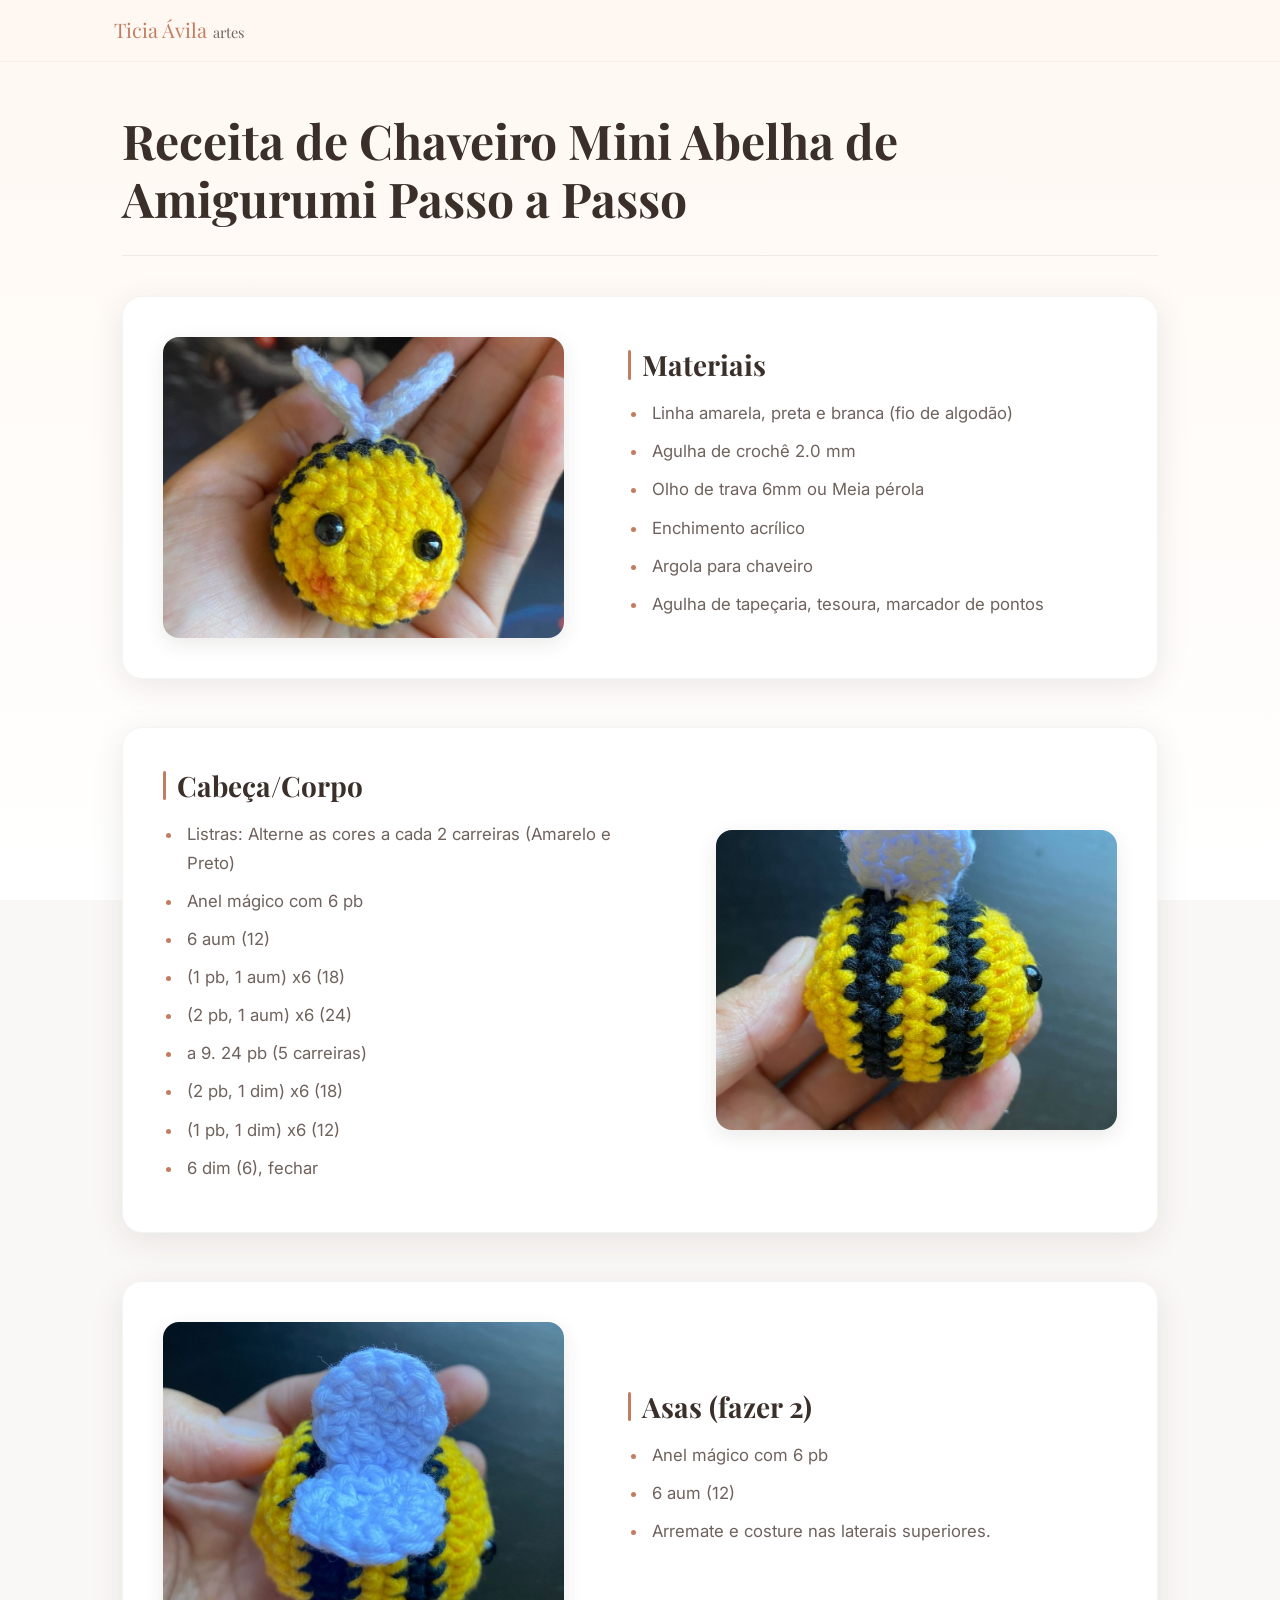
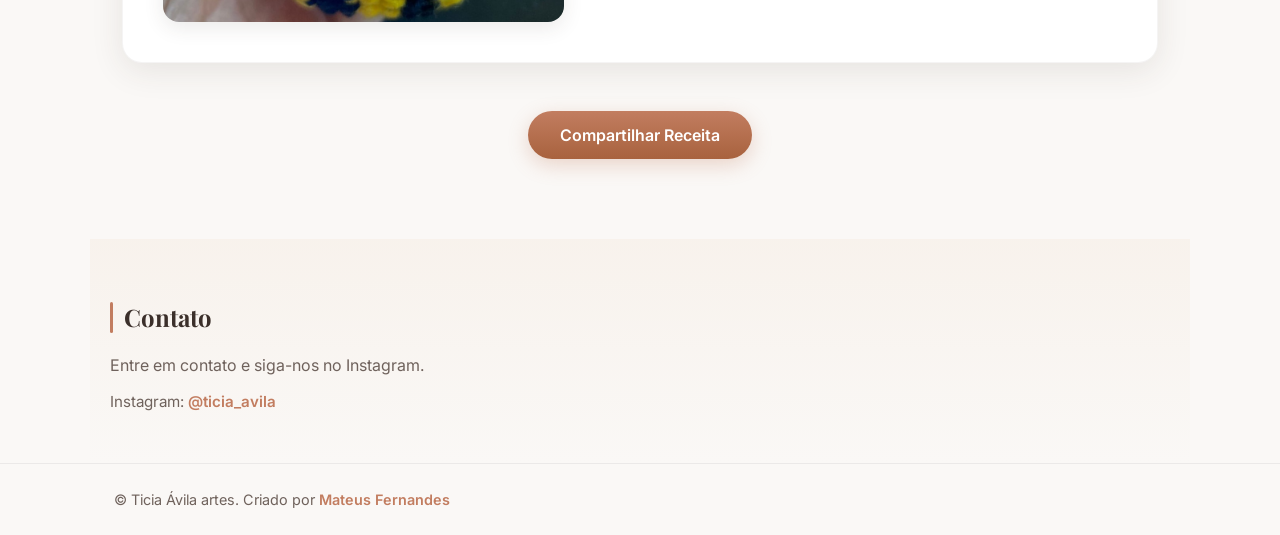
<file: Receita/Abelha/receita.html>
<!DOCTYPE html>
<html lang="pt-BR">
<head>
  <meta charset="UTF-8" />
  <meta name="viewport" content="width=device-width, initial-scale=1.0" />

  <title>Receita de Chaveiro Mini Abelha de Amigurumi Grátis | Ticia Ávila</title>
  <meta name="description" content="Aprenda como fazer um Chaveiro Mini Abelha de Amigurumi passo a passo. Padrão de crochê gratuito, rápido e fácil, perfeito para iniciantes e lembrancinhas." />

  <link rel="preconnect" href="https://fonts.googleapis.com">
  <link rel="preconnect" href="https://fonts.gstatic.com" crossorigin>
  <link href="https://fonts.googleapis.com/css2?family=Playfair+Display:wght@500;700&family=Inter:wght@400;500;600&display=swap" rel="stylesheet">

  <link rel="stylesheet" href="../../style.css" />
  <link rel="stylesheet" href="../receita.css" />

  <script type="application/ld+json">
  {
    "@context": "https://schema.org",
    "@type": "Recipe",
    "name": "Receita de Chaveiro Mini Abelha de Amigurumi",
    "image": [
      "imagem (01).jpeg"
    ],
    "author": {
      "@type": "Person",
      "name": "Ticia Ávila"
    },
    "datePublished": "2026-06-10",
    "description": "Aprenda como fazer um Chaveiro Mini Abelha de Amigurumi passo a passo. Padrão de crochê gratuito, rápido e fácil, perfeito para iniciantes e lembrancinhas.",
    "recipeIngredient": [
      "Linha amarela, preta e branca (fio de algodão)",
      "Agulha de crochê 2.0 mm",
      "Olho de trava 6mm ou Meia pérola",
      "Enchimento acrílico",
      "Argola para chaveiro",
      "Agulha de tapeçaria",
      "Tesoura",
      "Marcador de pontos"
    ],
    "recipeInstructions": [
      {
        "@type": "HowToStep",
        "name": "Cabeça e Corpo da Abelha",
        "text": "Iniciar com anel mágico de 6pb usando as cores Amarelo e Preto, alternando o fio a cada 2 carreiras para formar as listras. Fazer aumentos até 24pb, tecer 5 carreiras retas e reduzir com diminuições até fechar a peça."
      },
      {
        "@type": "HowToStep",
        "name": "Asas da Abelha",
        "text": "Tecer duas unidades com a linha branca iniciando com anel mágico de 6pb, seguido por 6 aumentos (totalizando 12 pontos). Arrematar e costurar firmemente nas laterais superiores do corpo."
      }
    ]
  }
  </script>
</head>

<body>

<header class="site-header">
  <div class="container header-inner">
    <a href="../../index.html" class="logo">
      Ticia Ávila<span class="logo-sub"> artes</span>
    </a>
  </div>
</header>

<main class="recipe-layout">

  <section id="topo">
    <h1 class="recipe-title">
      Receita de Chaveiro Mini Abelha de Amigurumi Passo a Passo
    </h1>
  </section>

  <section class="recipe-block">

    <div class="block-media">
      <img src="imagem (01).jpeg" alt="Materiais necessários para fazer a abelha de amigurumi">
    </div>

    <div class="block-text">
      <h2 class="TituloReceita">Materiais</h2>
      <ul class="ListaRecipe">
          <li>Linha amarela, preta e branca (fio de algodão)</li>
          <li>Agulha de crochê 2.0 mm</li>
          <li>⁠Olho de trava 6mm ou Meia pérola </li>
          <li>Enchimento acrílico</li>
          <li>Argola para chaveiro</li>
          <li>Agulha de tapeçaria, tesoura, marcador de pontos</li>
      </ul>
    </div>

  </section>

  <section class="recipe-block reverse">

    <div class="block-media">
      <img src="imagem(02).jpeg" alt="Passo a passo tecendo o corpo listrado da abelha de crochê">
    </div>

    <div class="block-text">
      <h2 class="TituloReceita">Cabeça/Corpo</h2>
      <ul class="ListaRecipe">
        <li>Listras: Alterne as cores a cada 2 carreiras (Amarelo e Preto)</li>
        <li>Anel mágico com 6 pb</li>
        <li>6 aum (12)</li>
        <li>(1 pb, 1 aum) x6 (18)</li>
        <li>(2 pb, 1 aum) x6 (24)</li>
        <li>a 9. 24 pb (5 carreiras)</li>
        <li>(2 pb, 1 dim) x6 (18)</li>
        <li>(1 pb, 1 dim) x6 (12)</li>
        <li>6 dim (6), fechar</li>
      </ul>
    </div>

  </section>

  <section class="recipe-block">

    <div class="block-media">
      <img src="imagem(03).jpeg" alt="Como fazer e costurar as asas brancas da abelha de amigurumi">
    </div>

    <div class="block-text">
      <h2 class="TituloReceita">Asas (fazer 2)</h2>
      <ul class="ListaRecipe">
        <li>Anel mágico com 6 pb</li>
        <li>6 aum (12)</li>
        <li>Arremate e costure nas laterais superiores.</li>
      </ul>
    </div>

  </section>

  <div class="recipe-actions">
    <button id="btnShare">Compartilhar Receita</button>
  </div>

</main>

<section id="contato" class="contato container">
  <h2>Contato</h2>
  <p>Entre em contato e siga-nos no Instagram.</p>
  <ul class="contact-list">
    <li>Instagram: <a href="https://www.instagram.com/ticia_avila/" target="_blank" rel="noopener">@ticia_avila</a></li>
  </ul>
</section>

<footer class="site-footer">
  <div class="container footer-inner">
    <p>© <span id="year"></span> Ticia Ávila artes. Criado por <a href="https://www.instagram.com/mateus_moura_tt/" target="_blank">Mateus Fernandes</a></p>
  </div>
</footer>

</body>
</html>
</file>
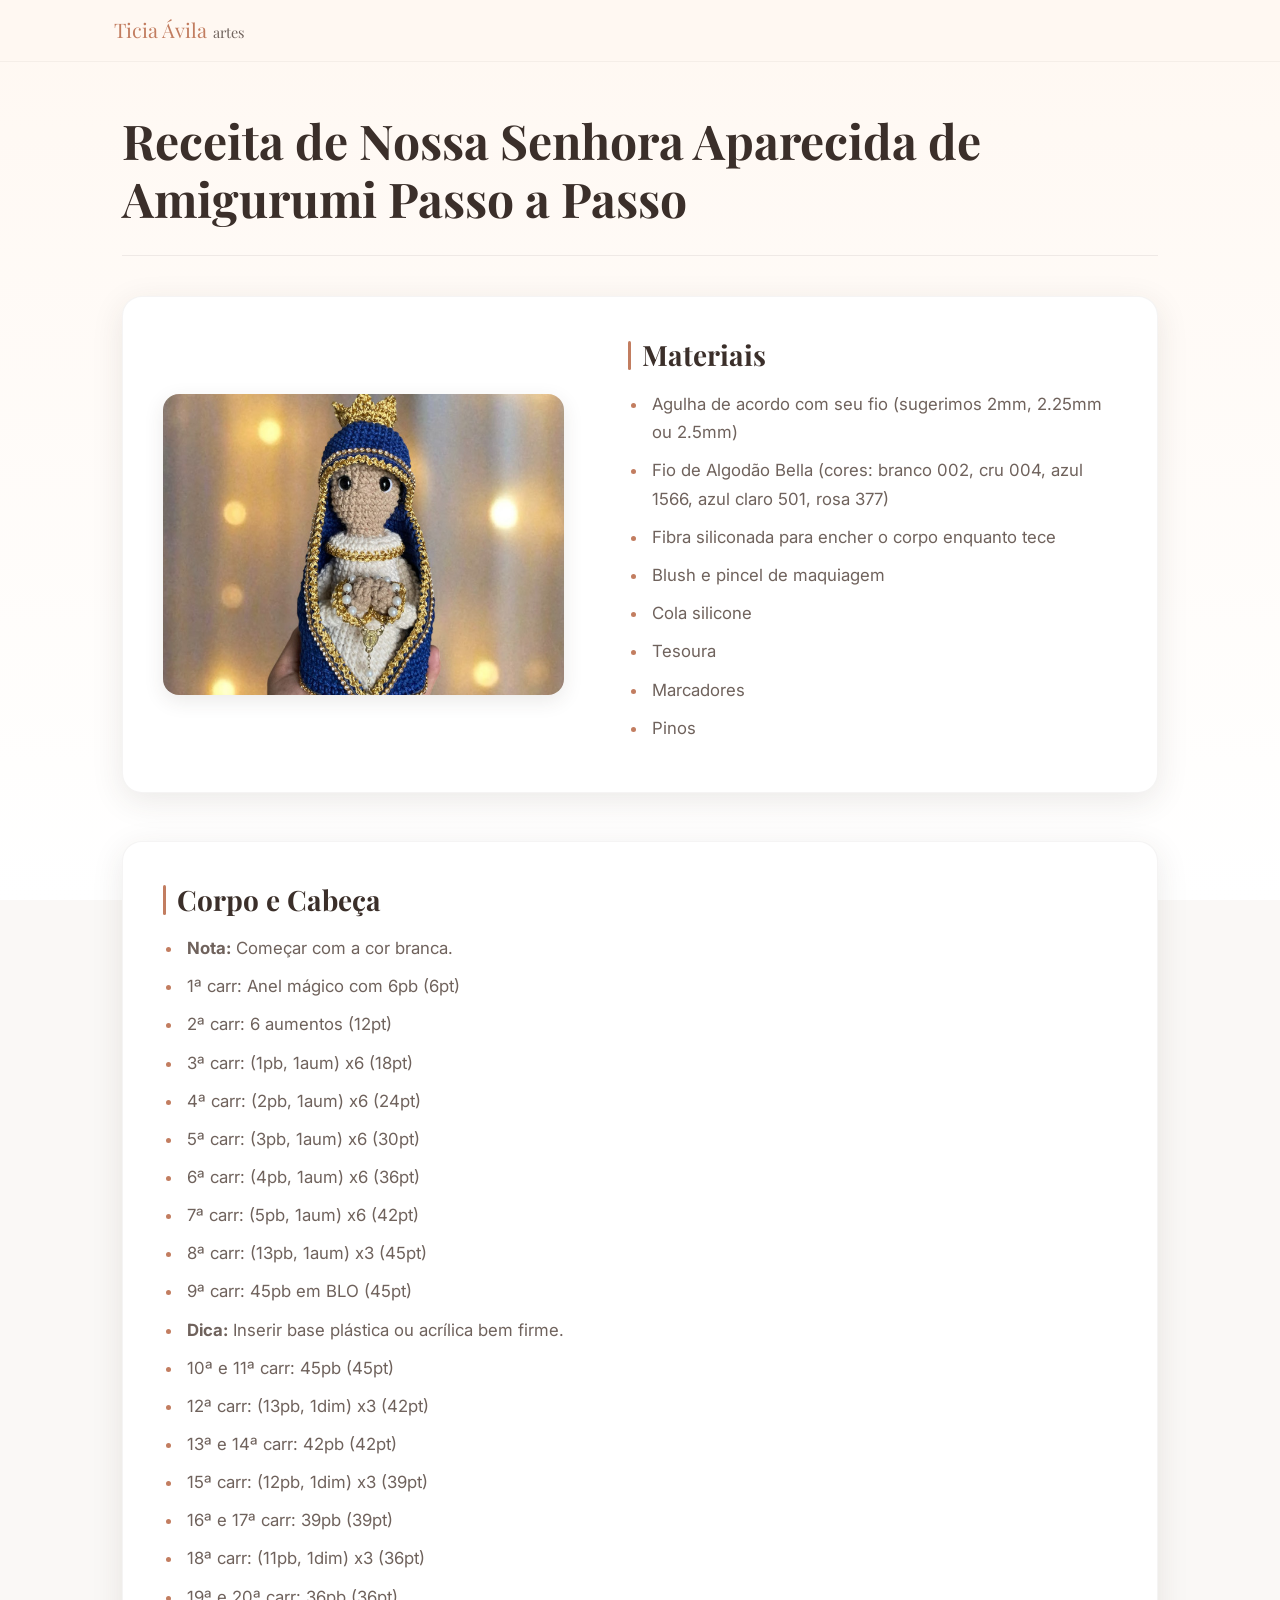
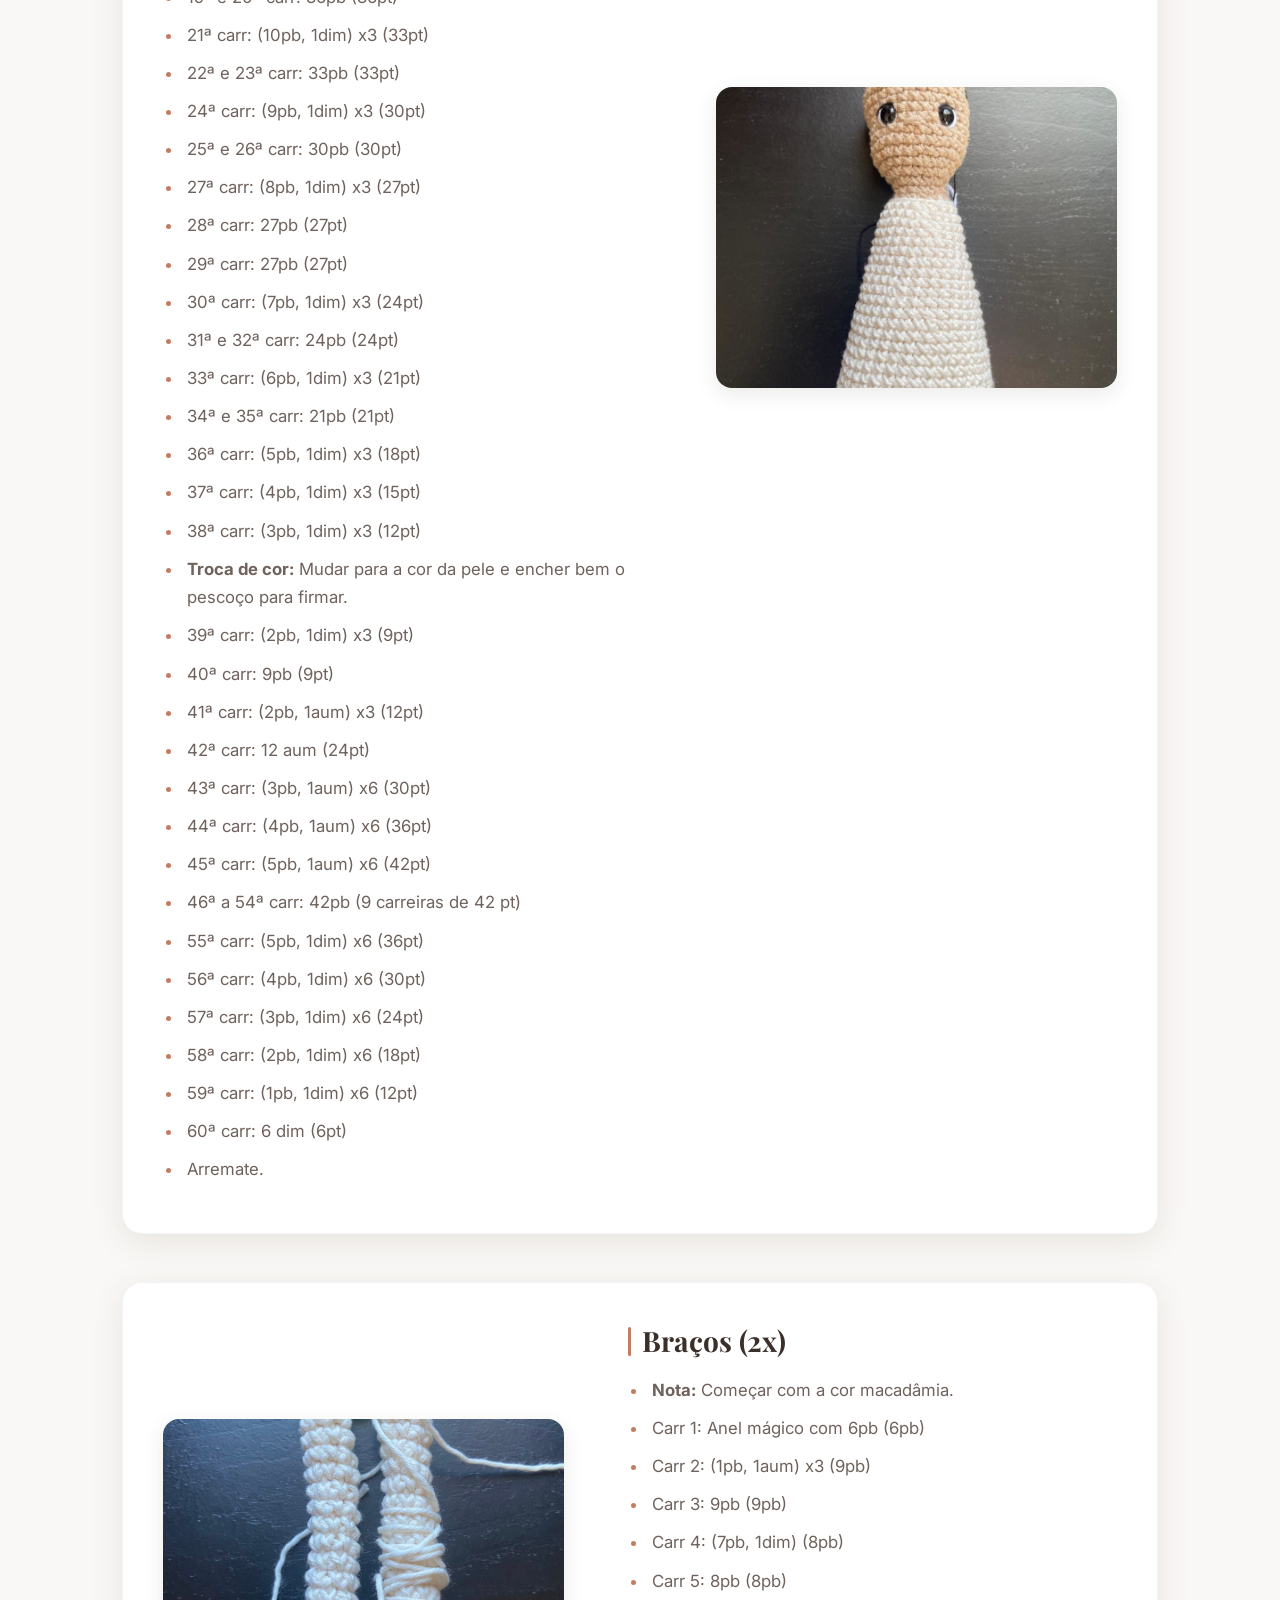
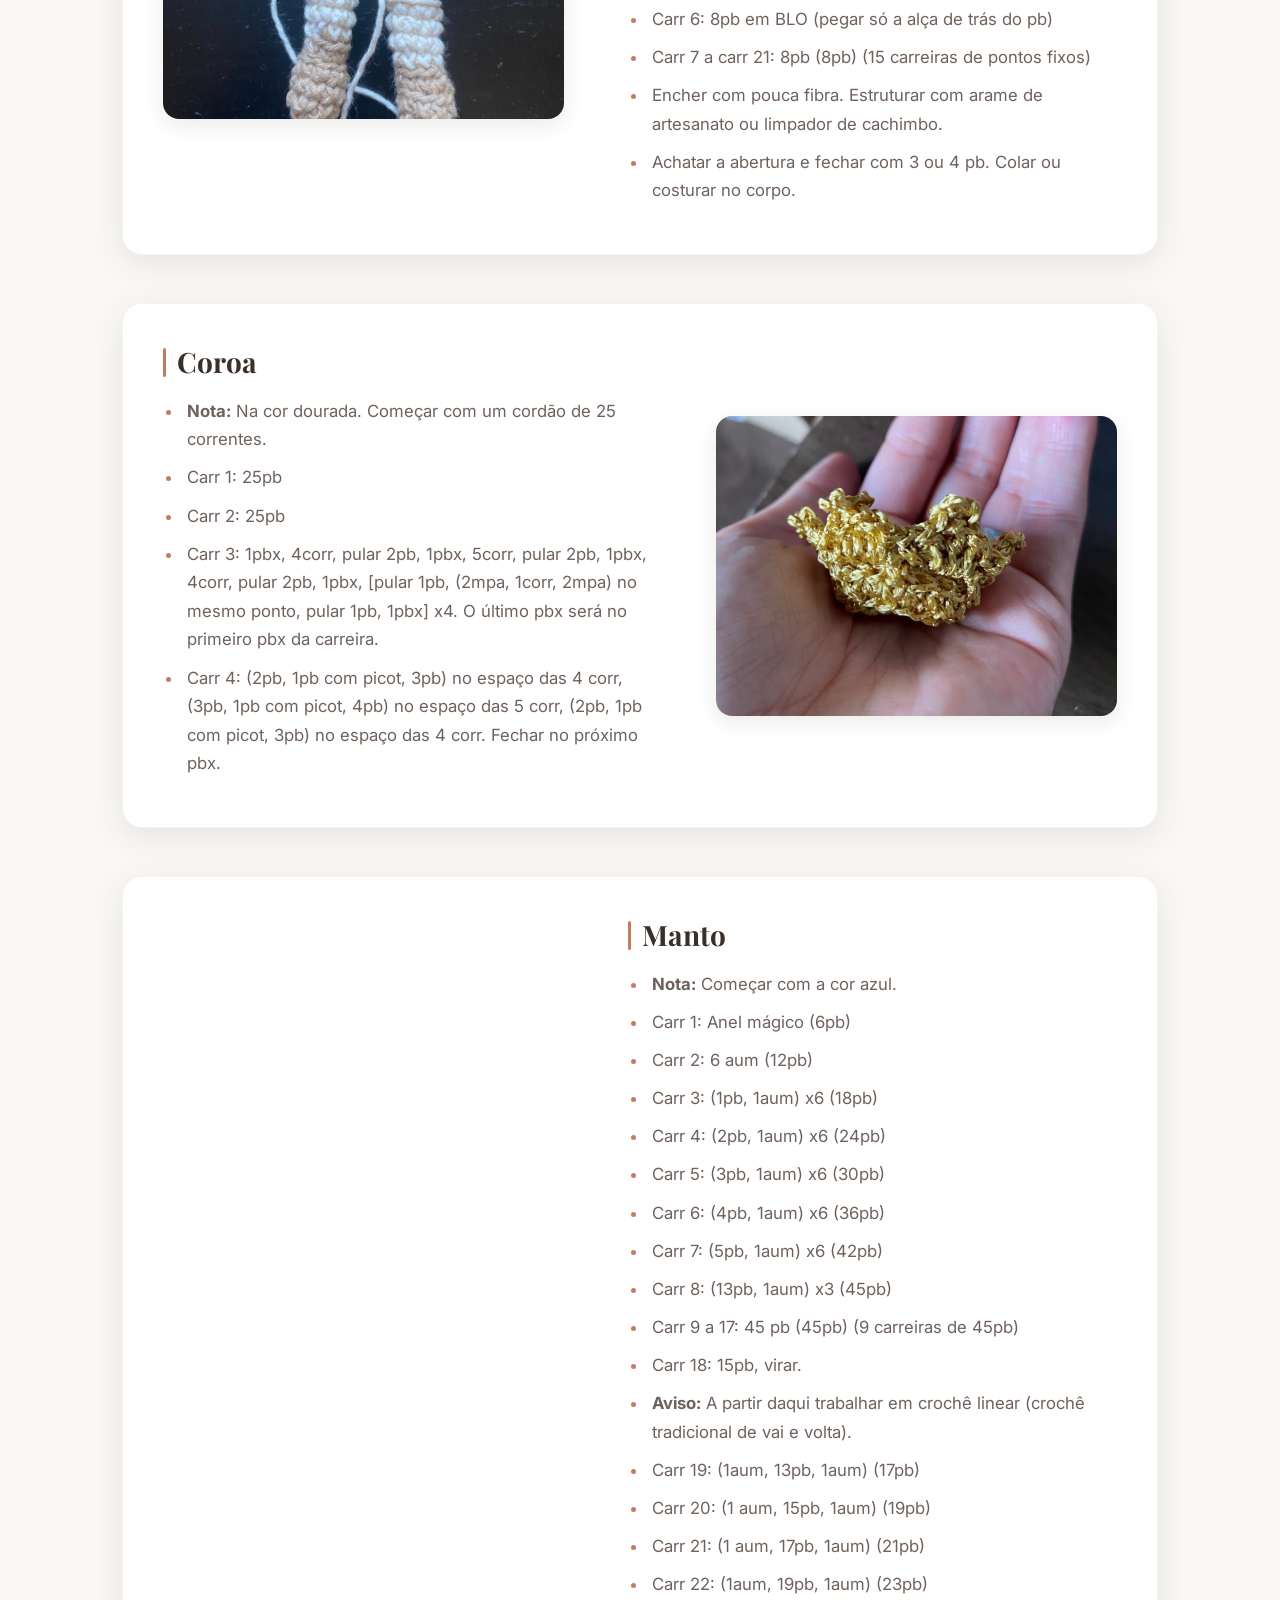
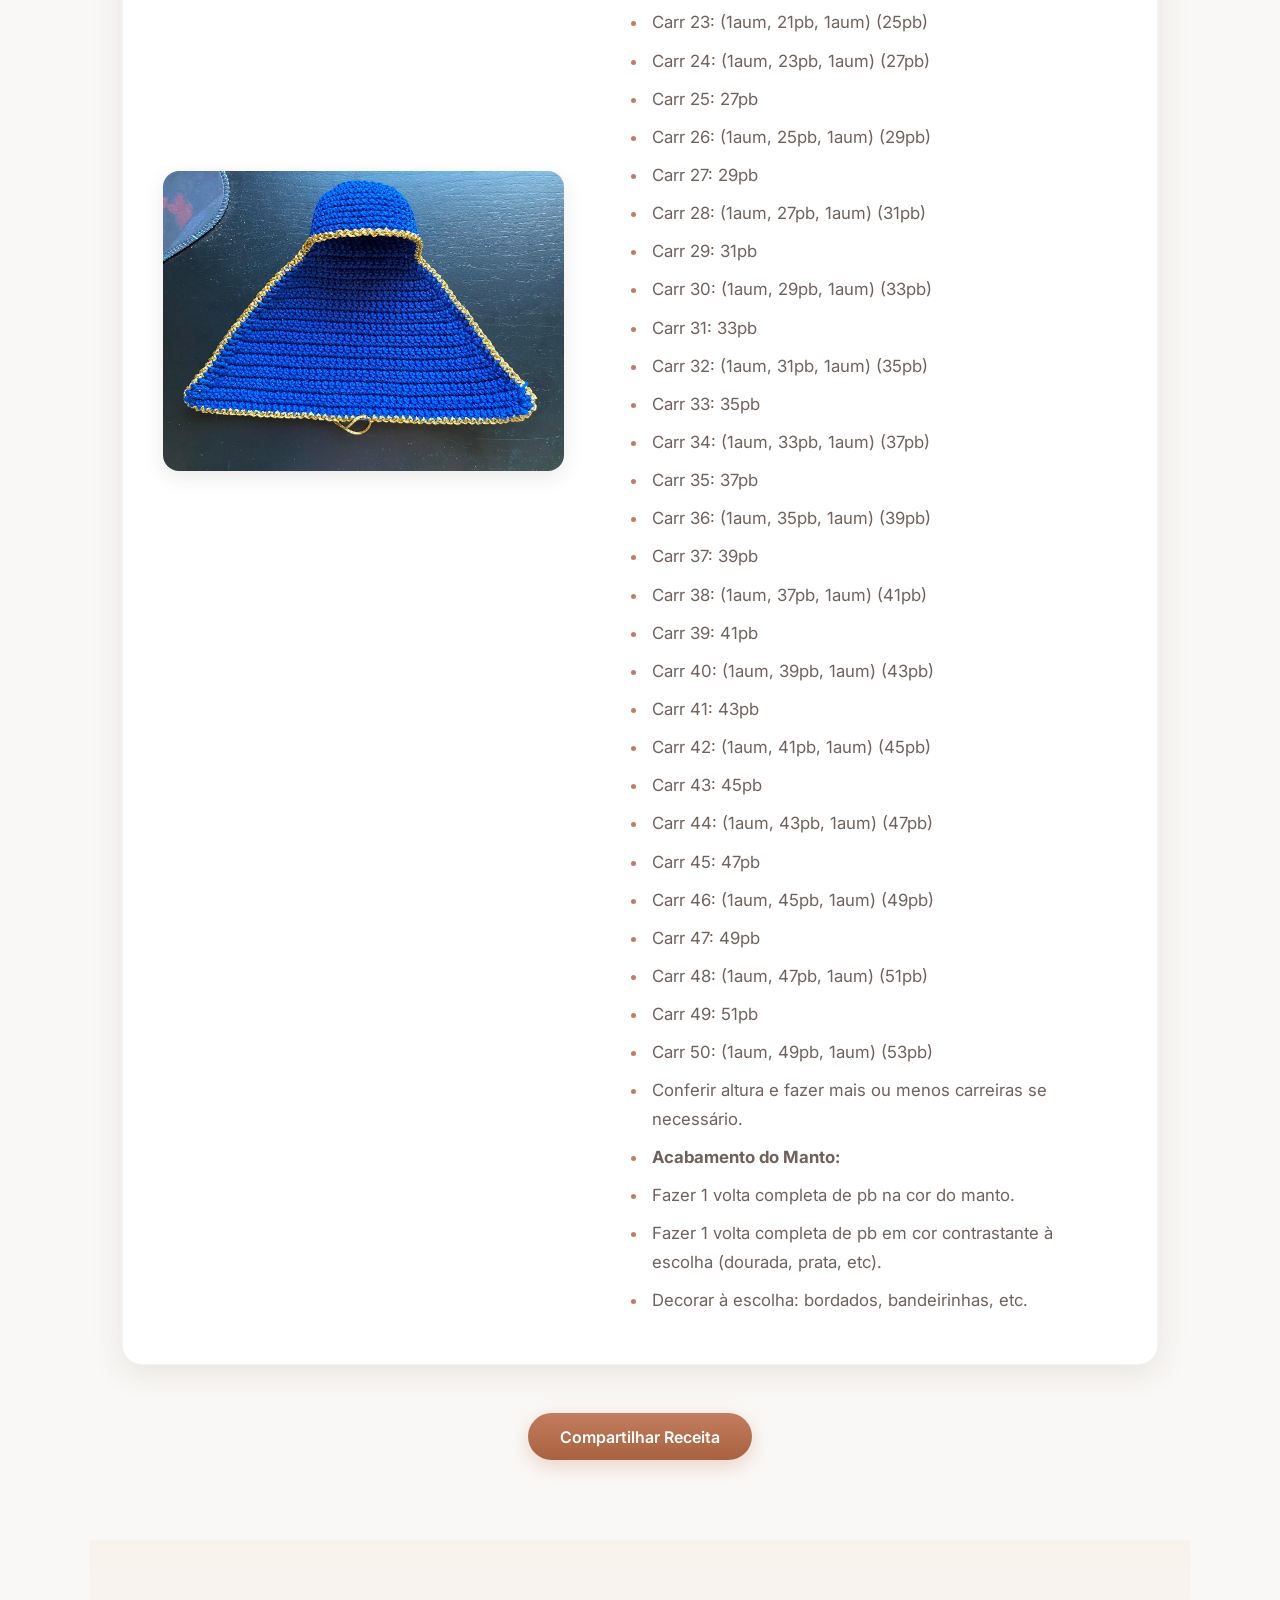
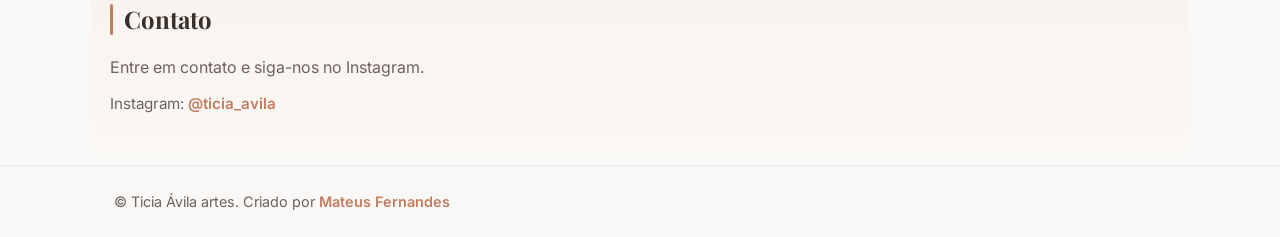
<file: Receita/Aparecida/receita.html>
<!DOCTYPE html>
<html lang="pt-BR">
<head>
  <meta charset="UTF-8" />
  <meta name="viewport" content="width=device-width, initial-scale=1.0" />

  <title>Receita de Nossa Senhora Aparecida de Amigurumi | Ticia Ávila</title>
  <meta name="description" content="Aprenda como fazer uma Nossa Senhora Aparecida de Amigurumi passo a passo. Tutorial de crochê gratuito com receita detalhada do corpo, manto, braços e coroa." />

  <link rel="preconnect" href="https://fonts.googleapis.com">
  <link rel="preconnect" href="https://fonts.gstatic.com" crossorigin>
  <link href="https://fonts.googleapis.com/css2?family=Playfair+Display:wght@500;700&family=Inter:wght@400;500;600&display=swap" rel="stylesheet">

  <link rel="stylesheet" href="../../style.css" />
  <link rel="stylesheet" href="../receita.css" />

  <script type="application/ld+json">
  {
    "@context": "https://schema.org",
    "@type": "Recipe",
    "name": "Receita de Nossa Senhora Aparecida de Amigurumi",
    "image": [
      "imagem01.jpeg"
    ],
    "author": {
      "@type": "Person",
      "name": "Ticia Ávila"
    },
    "datePublished": "2026-06-12",
    "description": "Padrão de crochê gratuito e completo para tecer a santinha de Amigurumi com manto trabalhado em crochê linear, braços estruturados e coroa dourada.",
    "recipeIngredient": [
      "Fio de Algodão Bella (Cores: branco 002, cru 004, azul 1566, azul claro 501, rosa 377)",
      "Agulha de crochê (sugerida 2mm, 2.25mm ou 2.5mm)",
      "Fibra siliconada para enchimento",
      "Blush e pincel de maquiagem",
      "Cola de silicone",
      "Tesoura",
      "Marcadores de ponto",
      "Pinos / Alfinetes",
      "Base plástica ou acrílica firme",
      "Arame de artesanato ou limpador de cachimbo"
    ],
    "recipeInstructions": [
      {
        "@type": "HowToStep",
        "name": "Corpo e Cabeça",
        "text": "Tecer de forma circular iniciando pela base com a cor branca. Inserir base plástica rígida, subir diminuindo gradualmente até o pescoço e realizar a troca para a cor da pele para tecer a cabeça até a carreira 60."
      },
      {
        "@type": "HowToStep",
        "name": "Braços",
        "text": "Iniciar com a cor macadâmia, fazer trocas de cor e tecer até a carreira 21. Adicionar estrutura com arame e fechar a abertura com pontos baixos."
      },
      {
        "@type": "HowToStep",
        "name": "Manto",
        "text": "Iniciar com anel mágico na cor azul e tecer circularmente até a carreira 18. A partir da carreira 19, trabalhar em crochê linear (vai e vem) com aumentos nas bordas até a carreira 50. Finalizar com acabamento em ponto baixo e fio dourado."
      },
      {
        "@type": "HowToStep",
        "name": "Coroa Dourada",
        "text": "Trabalhar com fio dourado iniciando com um cordão de 25 correntes. Formar as alças e finalizar os detalhes superiores com pontos picô estruturados."
      }
    ]
  }
  </script>
</head>

<body>

<header class="site-header">
  <div class="container header-inner">
    <a href="../../index.html" class="logo">
      Ticia Ávila<span class="logo-sub"> artes</span>
    </a>
  </div>
</header>

<main class="recipe-layout">

  <section id="topo">
    <h1 class="recipe-title">
      Receita de Nossa Senhora Aparecida de Amigurumi Passo a Passo
    </h1>
  </section>

  <section class="recipe-block">

    <div class="block-media">
      <img src="Aparecida.jpeg" alt="Materiais necessários para fazer a Nossa Senhora Aparecida de Amigurumi de crochê">
    </div>

    <div class="block-text">
      <h2 class="TituloReceita">Materiais</h2>
      <ul class="ListaRecipe">
          <li>Agulha de acordo com seu fio (sugerimos 2mm, 2.25mm ou 2.5mm)</li>
          <li>Fio de Algodão Bella (cores: branco 002, cru 004, azul 1566, azul claro 501, rosa 377)</li>
          <li>Fibra siliconada para encher o corpo enquanto tece</li>
          <li>Blush e pincel de maquiagem</li>
          <li>Cola silicone</li>
          <li>Tesoura</li>
          <li>Marcadores</li>
          <li>Pinos</li>
      </ul>
    </div>

  </section>

  <section class="recipe-block reverse">

    <div class="block-media">
      <img src="CorpoeCabeça.jpeg" alt="Passo a passo tecendo o corpo e cabeça da santinha de amigurumi">
    </div>

    <div class="block-text">
      <h2 class="TituloReceita">Corpo e Cabeça</h2>
      <ul class="ListaRecipe">
          <li><strong>Nota:</strong> Começar com a cor branca.</li>
          <li>1ª carr: Anel mágico com 6pb (6pt)</li>
          <li>2ª carr: 6 aumentos (12pt)</li>
          <li>3ª carr: (1pb, 1aum) x6 (18pt)</li>
          <li>4ª carr: (2pb, 1aum) x6 (24pt)</li>
          <li>5ª carr: (3pb, 1aum) x6 (30pt)</li>
          <li>6ª carr: (4pb, 1aum) x6 (36pt)</li>
          <li>7ª carr: (5pb, 1aum) x6 (42pt)</li>
          <li>8ª carr: (13pb, 1aum) x3 (45pt)</li>
          <li>9ª carr: 45pb em BLO (45pt)</li>
          <li><strong>Dica:</strong> Inserir base plástica ou acrílica bem firme.</li>
          <li>10ª e 11ª carr: 45pb (45pt)</li>
          <li>12ª carr: (13pb, 1dim) x3 (42pt)</li>
          <li>13ª e 14ª carr: 42pb (42pt)</li>
          <li>15ª carr: (12pb, 1dim) x3 (39pt)</li>
          <li>16ª e 17ª carr: 39pb (39pt)</li>
          <li>18ª carr: (11pb, 1dim) x3 (36pt)</li>
          <li>19ª e 20ª carr: 36pb (36pt)</li>
          <li>21ª carr: (10pb, 1dim) x3 (33pt)</li>
          <li>22ª e 23ª carr: 33pb (33pt)</li>
          <li>24ª carr: (9pb, 1dim) x3 (30pt)</li>
          <li>25ª e 26ª carr: 30pb (30pt)</li>
          <li>27ª carr: (8pb, 1dim) x3 (27pt)</li>
          <li>28ª carr: 27pb (27pt)</li>
          <li>29ª carr: 27pb (27pt)</li>
          <li>30ª carr: (7pb, 1dim) x3 (24pt)</li>
          <li>31ª e 32ª carr: 24pb (24pt)</li>
          <li>33ª carr: (6pb, 1dim) x3 (21pt)</li>
          <li>34ª e 35ª carr: 21pb (21pt)</li>
          <li>36ª carr: (5pb, 1dim) x3 (18pt)</li>
          <li>37ª carr: (4pb, 1dim) x3 (15pt)</li>
          <li>38ª carr: (3pb, 1dim) x3 (12pt)</li>
          <li><strong>Troca de cor:</strong> Mudar para a cor da pele e encher bem o pescoço para firmar.</li>
          <li>39ª carr: (2pb, 1dim) x3 (9pt)</li>
          <li>40ª carr: 9pb (9pt)</li>
          <li>41ª carr: (2pb, 1aum) x3 (12pt)</li>
          <li>42ª carr: 12 aum (24pt)</li>
          <li>43ª carr: (3pb, 1aum) x6 (30pt)</li>
          <li>44ª carr: (4pb, 1aum) x6 (36pt)</li>
          <li>45ª carr: (5pb, 1aum) x6 (42pt)</li>
          <li>46ª a 54ª carr: 42pb (9 carreiras de 42 pt)</li>
          <li>55ª carr: (5pb, 1dim) x6 (36pt)</li>
          <li>56ª carr: (4pb, 1dim) x6 (30pt)</li>
          <li>57ª carr: (3pb, 1dim) x6 (24pt)</li>
          <li>58ª carr: (2pb, 1dim) x6 (18pt)</li>
          <li>59ª carr: (1pb, 1dim) x6 (12pt)</li>
          <li>60ª carr: 6 dim (6pt)</li>
          <li>Arremate.</li>
      </ul>
    </div>

  </section>

  <section class="recipe-block">

    <div class="block-media">
      <img src="braco.jpeg" alt="Como fazer as mãozinhas e braços estruturados do amigurumi">
    </div>

    <div class="block-text">
      <h2 class="TituloReceita">Braços (2x)</h2>
      <ul class="ListaRecipe">
          <li><strong>Nota:</strong> Começar com a cor macadâmia.</li>
          <li>Carr 1: Anel mágico com 6pb (6pb)</li>
          <li>Carr 2: (1pb, 1aum) x3 (9pb)</li>
          <li>Carr 3: 9pb (9pb)</li>
          <li>Carr 4: (7pb, 1dim) (8pb)</li>
          <li>Carr 5: 8pb (8pb)</li>
          <li>Carr 6: 8pb em BLO (pegar só a alça de trás do pb)</li>
          <li>Carr 7 a carr 21: 8pb (8pb) (15 carreiras de pontos fixos)</li>
          <li>Encher com pouca fibra. Estruturar com arame de artesanato ou limpador de cachimbo.</li>
          <li>Achatar a abertura e fechar com 3 ou 4 pb. Colar ou costurar no corpo.</li>
      </ul>
    </div>

  </section>

  <section class="recipe-block reverse">

    <div class="block-media">
      <img src="Coroa.jpeg" alt="Como fazer a coroa dourada de crochê com ponto picô para a santinha">
    </div>

    <div class="block-text">
      <h2 class="TituloReceita">Coroa</h2>
      <ul class="ListaRecipe">
          <li><strong>Nota:</strong> Na cor dourada. Começar com um cordão de 25 correntes.</li>
          <li>Carr 1: 25pb</li>
          <li>Carr 2: 25pb</li>
          <li>Carr 3: 1pbx, 4corr, pular 2pb, 1pbx, 5corr, pular 2pb, 1pbx, 4corr, pular 2pb, 1pbx, [pular 1pb, (2mpa, 1corr, 2mpa) no mesmo ponto, pular 1pb, 1pbx] x4. O último pbx será no primeiro pbx da carreira.</li>
          <li>Carr 4: (2pb, 1pb com picot, 3pb) no espaço das 4 corr, (3pb, 1pb com picot, 4pb) no espaço das 5 corr, (2pb, 1pb com picot, 3pb) no espaço das 4 corr. Fechar no próximo pbx.</li>
      </ul>
    </div>

  </section>

  <section class="recipe-block">

    <div class="block-media">
      <img src="manto.jpeg" alt="Como tecer o manto azul com crochê linear de vai e volta">
    </div>

    <div class="block-text">
      <h2 class="TituloReceita">Manto</h2>
      <ul class="ListaRecipe">
          <li><strong>Nota:</strong> Começar com a cor azul.</li>
          <li>Carr 1: Anel mágico (6pb)</li>
          <li>Carr 2: 6 aum (12pb)</li>
          <li>Carr 3: (1pb, 1aum) x6 (18pb)</li>
          <li>Carr 4: (2pb, 1aum) x6 (24pb)</li>
          <li>Carr 5: (3pb, 1aum) x6 (30pb)</li>
          <li>Carr 6: (4pb, 1aum) x6 (36pb)</li>
          <li>Carr 7: (5pb, 1aum) x6 (42pb)</li>
          <li>Carr 8: (13pb, 1aum) x3 (45pb)</li>
          <li>Carr 9 a 17: 45 pb (45pb) (9 carreiras de 45pb)</li>
          <li>Carr 18: 15pb, virar.</li>
          <li><strong>Aviso:</strong> A partir daqui trabalhar em crochê linear (crochê tradicional de vai e volta).</li>
          <li>Carr 19: (1aum, 13pb, 1aum) (17pb)</li>
          <li>Carr 20: (1 aum, 15pb, 1aum) (19pb)</li>
          <li>Carr 21: (1 aum, 17pb, 1aum) (21pb)</li>
          <li>Carr 22: (1aum, 19pb, 1aum) (23pb)</li>
          <li>Carr 23: (1aum, 21pb, 1aum) (25pb)</li>
          <li>Carr 24: (1aum, 23pb, 1aum) (27pb)</li>
          <li>Carr 25: 27pb</li>
          <li>Carr 26: (1aum, 25pb, 1aum) (29pb)</li>
          <li>Carr 27: 29pb</li>
          <li>Carr 28: (1aum, 27pb, 1aum) (31pb)</li>
          <li>Carr 29: 31pb</li>
          <li>Carr 30: (1aum, 29pb, 1aum) (33pb)</li>
          <li>Carr 31: 33pb</li>
          <li>Carr 32: (1aum, 31pb, 1aum) (35pb)</li>
          <li>Carr 33: 35pb</li>
          <li>Carr 34: (1aum, 33pb, 1aum) (37pb)</li>
          <li>Carr 35: 37pb</li>
          <li>Carr 36: (1aum, 35pb, 1aum) (39pb)</li>
          <li>Carr 37: 39pb</li>
          <li>Carr 38: (1aum, 37pb, 1aum) (41pb)</li>
          <li>Carr 39: 41pb</li>
          <li>Carr 40: (1aum, 39pb, 1aum) (43pb)</li>
          <li>Carr 41: 43pb</li>
          <li>Carr 42: (1aum, 41pb, 1aum) (45pb)</li>
          <li>Carr 43: 45pb</li>
          <li>Carr 44: (1aum, 43pb, 1aum) (47pb)</li>
          <li>Carr 45: 47pb</li>
          <li>Carr 46: (1aum, 45pb, 1aum) (49pb)</li>
          <li>Carr 47: 49pb</li>
          <li>Carr 48: (1aum, 47pb, 1aum) (51pb)</li>
          <li>Carr 49: 51pb</li>
          <li>Carr 50: (1aum, 49pb, 1aum) (53pb)</li>
          <li>Conferir altura e fazer mais ou menos carreiras se necessário.</li>
          <li><strong>Acabamento do Manto:</strong></li>
          <li>Fazer 1 volta completa de pb na cor do manto.</li>
          <li>Fazer 1 volta completa de pb em cor contrastante à escolha (dourada, prata, etc).</li>
          <li>Decorar à escolha: bordados, bandeirinhas, etc.</li>
      </ul>
    </div>

  </section>

  <div class="recipe-actions">
    <button id="btnShare">Compartilhar Receita</button>
  </div>

</main>

<section id="contato" class="contato container">
  <h2>Contato</h2>
  <p>Entre em contato e siga-nos no Instagram.</p>
  <ul class="contact-list">
    <li>Instagram: <a href="https://www.instagram.com/ticia_avila/" target="_blank" rel="noopener">@ticia_avila</a></li>
  </ul>
</section>

<footer class="site-footer">
  <div class="container footer-inner">
    <p>© <span id="year"></span> Ticia Ávila artes. Criado por <a href="https://www.instagram.com/mateus_moura_tt/" target="_blank">Mateus Fernandes</a></p>
  </div>
</footer>

</body>
</html>
</file>
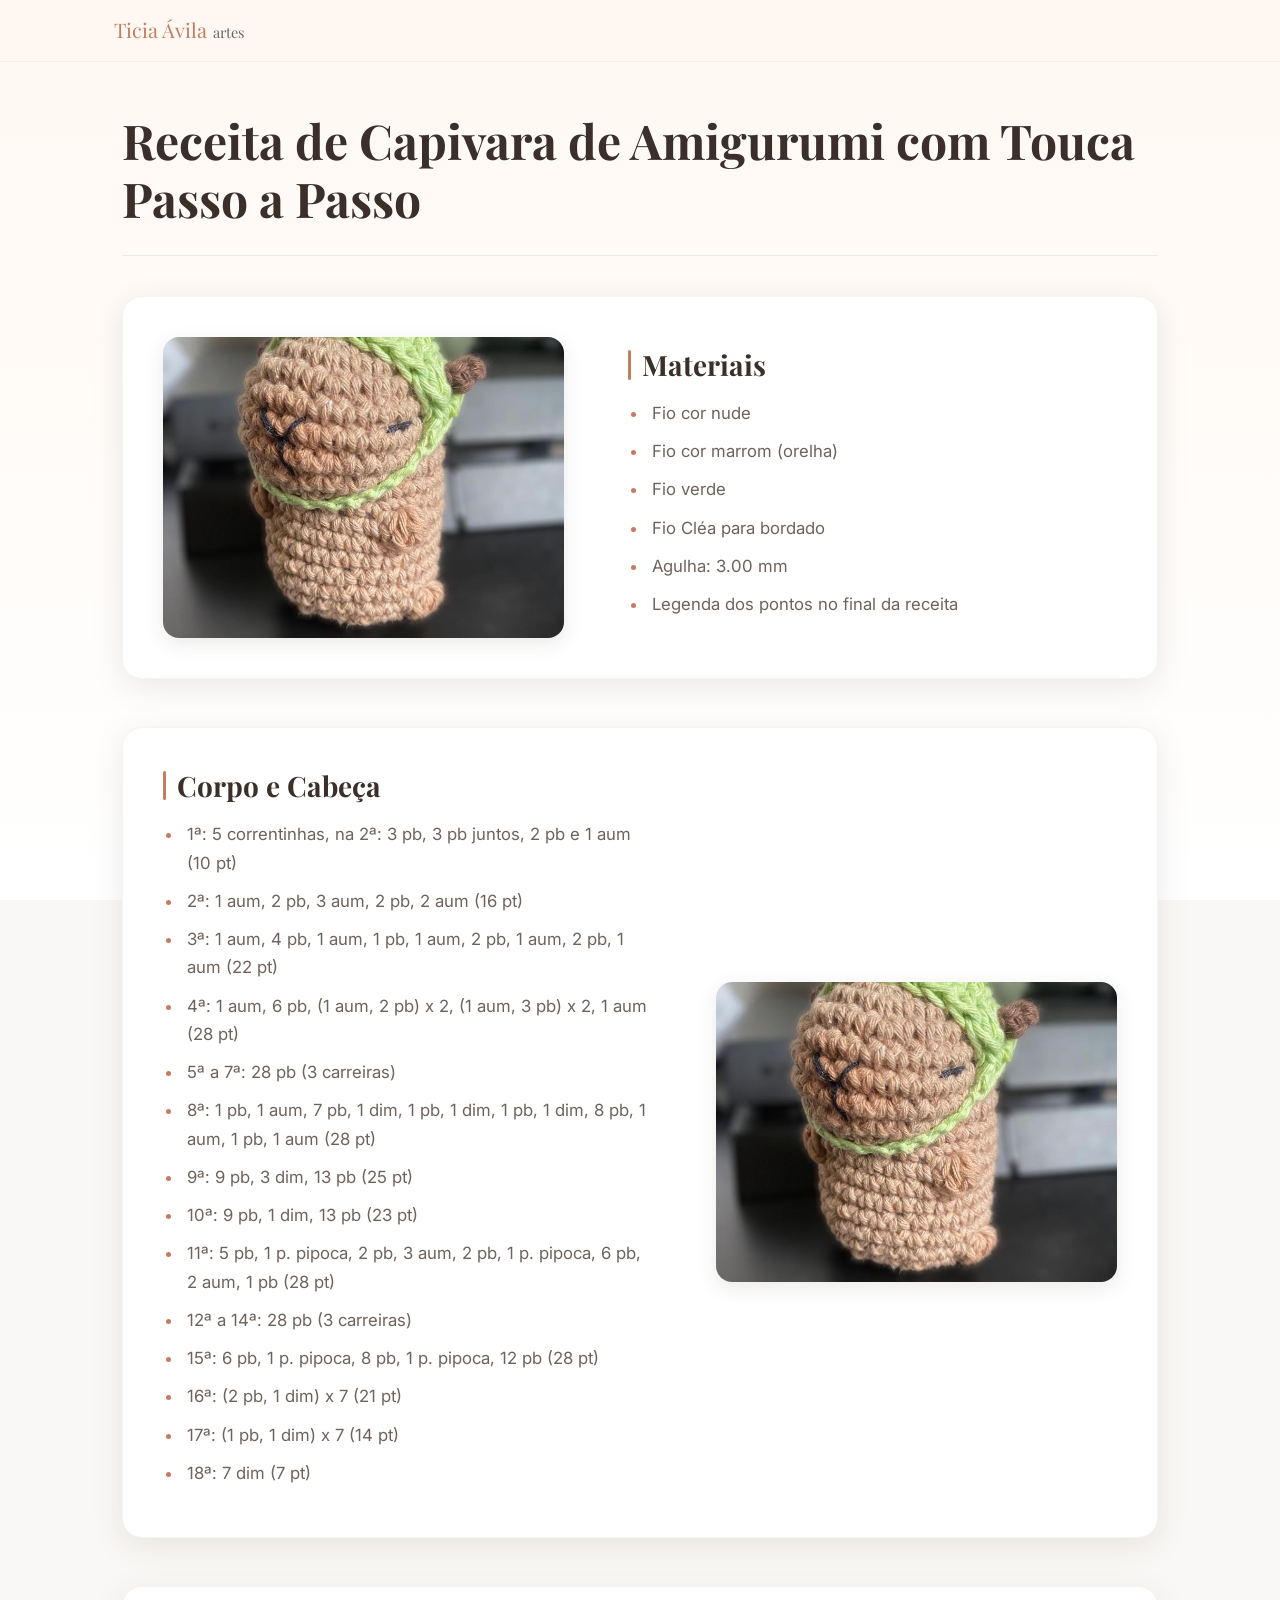
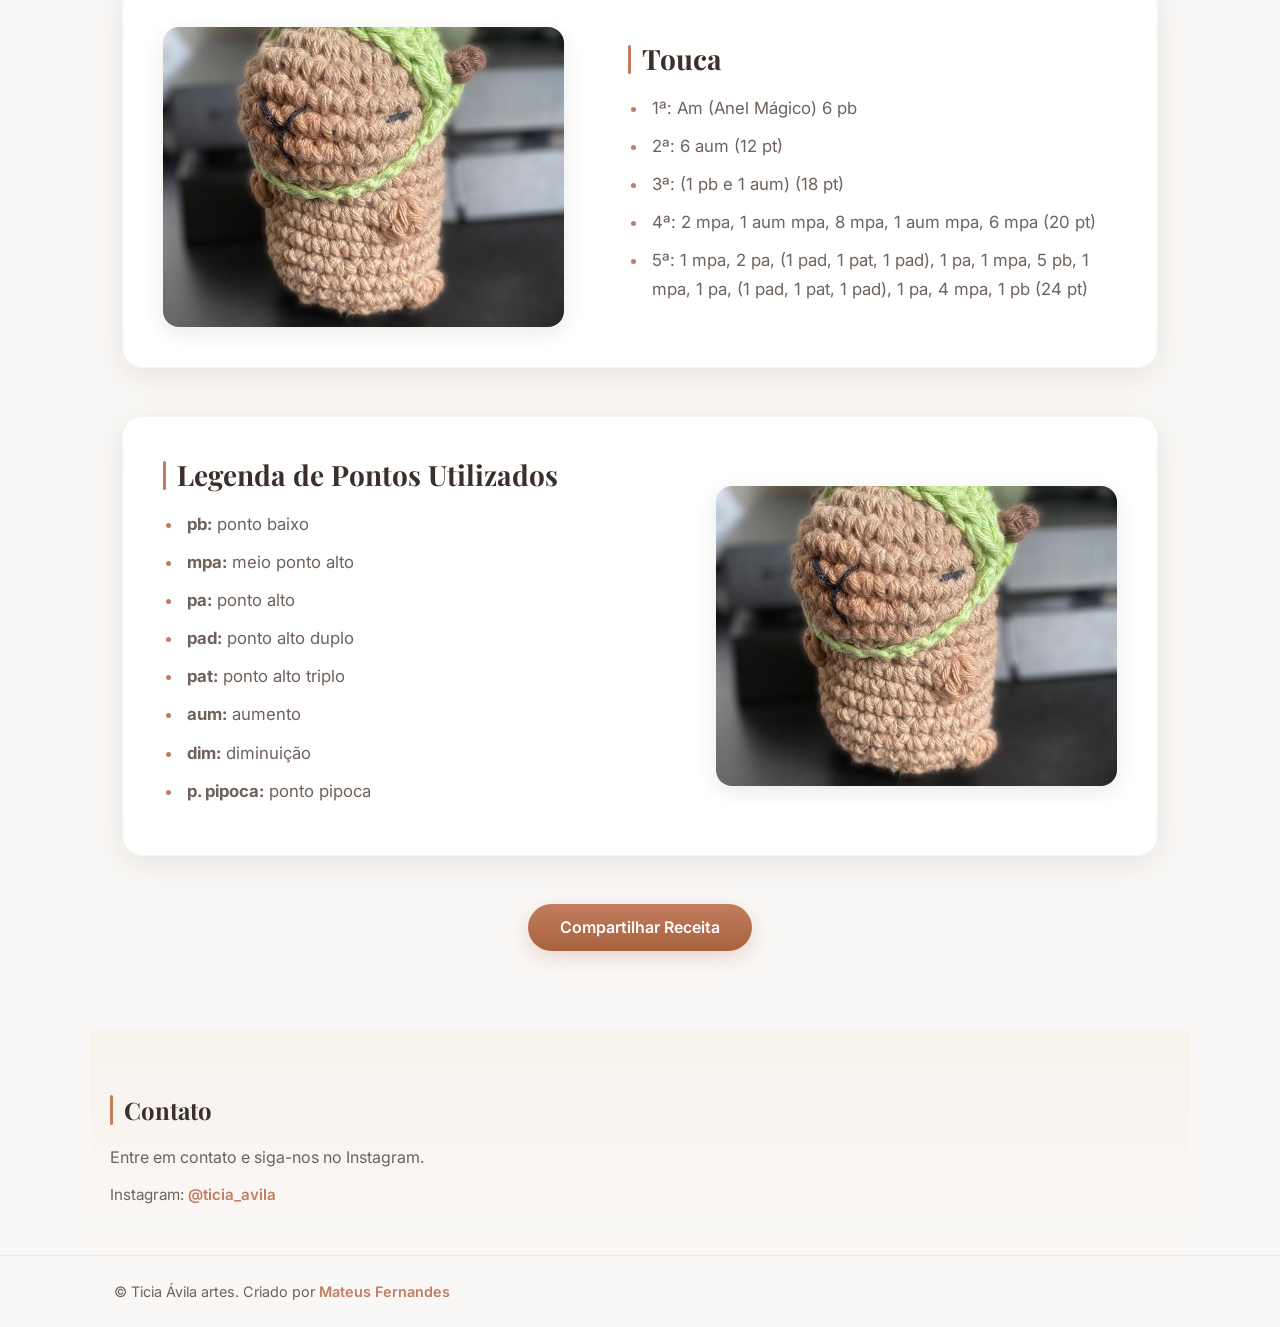
<file: Receita/Capivara/receita.html>
<!DOCTYPE html>
<html lang="pt-BR">
<head>
  <meta charset="UTF-8" />
  <meta name="viewport" content="width=device-width, initial-scale=1.0" />

  <title>Receita de Capivara de Amigurumi Grátis Passo a Passo | Ticia Ávila</title>
  <meta name="description" content="Aprenda como fazer uma linda Capivara de Amigurumi com touca passo a passo. Tutorial de crochê gratuito com lista de materiais, pontos pipoca e montagem." />

  <link rel="preconnect" href="https://fonts.googleapis.com">
  <link rel="preconnect" href="https://fonts.gstatic.com" crossorigin>
  <link href="https://fonts.googleapis.com/css2?family=Playfair+Display:wght@500;700&family=Inter:wght@400;500;600&display=swap" rel="stylesheet">

  <link rel="stylesheet" href="../../style.css" />
  <link rel="stylesheet" href="../receita.css" />

  <script type="application/ld+json">
  {
    "@context": "https://schema.org",
    "@type": "Recipe",
    "name": "Receita de Capivara de Amigurumi com Touca",
    "image": [
      "imagem (01).jpeg"
    ],
    "author": {
      "@type": "Person",
      "name": "Ticia Ávila"
    },
    "datePublished": "2026-06-10",
    "description": "Aprenda como fazer uma fofa Capivara de Amigurumi com touca passo a passo. Tutorial de crochê gratuito com lista de materiais e pontos detalhados.",
    "recipeIngredient": [
      "Fio cor nude",
      "Fio cor marrom (orelha)",
      "Fio verde",
      "Fio Cléa para bordado",
      "Agulha de crochê 3.00 mm"
    ],
    "recipeInstructions": [
      {
        "@type": "HowToStep",
        "name": "Corpo e Cabeça da Capivara",
        "text": "Iniciar com base de 5 correntinhas e trabalhar carreiras circulares combinando aumentos, pontos baixos e diminuições. Modelar as patinhas com ponto pipoca nas carreiras 11 e 15, finalizando o fechamento com diminuições progressivas."
      },
      {
        "@type": "HowToStep",
        "name": "Touca da Capivara",
        "text": "Tecer a touca verde iniciando com anel mágico de 6pb, expandindo com aumentos até 18pt. Utilizar uma combinação de mpa, pa, pad e pat na quinta carreira para criar o formato estruturado do acessório."
      }
    ]
  }
  </script>
</head>

<body>

<header class="site-header">
  <div class="container header-inner">
    <a href="../../index.html" class="logo">
      Ticia Ávila<span class="logo-sub"> artes</span>
    </a>
  </div>
</header>

<main class="recipe-layout">

  <section id="topo">
    <h1 class="recipe-title">
      Receita de Capivara de Amigurumi com Touca Passo a Passo
    </h1>
  </section>

  <section class="recipe-block">

    <div class="block-media">
      <img src="imagem (01).jpeg" alt="Materiais para fazer a capivara de amigurumi com touca">
    </div>

    <div class="block-text">
      <h2 class="TituloReceita">Materiais</h2>
      <ul class="ListaRecipe">
            <li>Fio cor nude</li>
            <li>Fio cor marrom (orelha)</li> 
            <li>Fio verde</li> 
            <li>Fio Cléa para bordado</li> 
            <li>Agulha: 3.00 mm</li>
            <li>Legenda dos pontos no final da receita</li>
      </ul>
    </div>

  </section>

  <section class="recipe-block reverse">

    <div class="block-media">
      <img src="imagem (01).jpeg" alt="Passo a passo do corpo e da cabeça da capivara de crochê">
    </div>

    <div class="block-text">
      <h2 class="TituloReceita">Corpo e Cabeça</h2>
      <ul class="ListaRecipe">
        <li>1ª: 5 correntinhas, na 2ª: 3 pb, 3 pb juntos, 2 pb e 1 aum (10 pt)</li>
        <li>2ª: 1 aum, 2 pb, 3 aum, 2 pb, 2 aum (16 pt)</li>
        <li>3ª: 1 aum, 4 pb, 1 aum, 1 pb, 1 aum, 2 pb, 1 aum, 2 pb, 1 aum (22 pt)</li>
        <li>4ª: 1 aum, 6 pb, (1 aum, 2 pb) x 2, (1 aum, 3 pb) x 2, 1 aum (28 pt)</li>
        <li>5ª a 7ª: 28 pb (3 carreiras)</li>
        <li>8ª: 1 pb, 1 aum, 7 pb, 1 dim, 1 pb, 1 dim, 1 pb, 1 dim, 8 pb, 1 aum, 1 pb, 1 aum (28 pt)</li>
        <li>9ª: 9 pb, 3 dim, 13 pb (25 pt)</li>
        <li>10ª: 9 pb, 1 dim, 13 pb (23 pt)</li>
        <li>11ª: 5 pb, 1 p. pipoca, 2 pb, 3 aum, 2 pb, 1 p. pipoca, 6 pb, 2 aum, 1 pb (28 pt)</li>
        <li>12ª a 14ª: 28 pb (3 carreiras)</li>
        <li>15ª: 6 pb, 1 p. pipoca, 8 pb, 1 p. pipoca, 12 pb (28 pt)</li>
        <li>16ª: (2 pb, 1 dim) x 7 (21 pt)</li>
        <li>17ª: (1 pb, 1 dim) x 7 (14 pt)</li>
        <li>18ª: 7 dim (7 pt)</li>
      </ul>
    </div>

  </section>

  <section class="recipe-block">

    <div class="block-media">
      <img src="imagem (01).jpeg" alt="Como fazer a touca verde de crochê para a capivara amigurumi">
    </div>

    <div class="block-text">
      <h2 class="TituloReceita">Touca</h2>
      <ul class="ListaRecipe">
          <li>1ª: Am (Anel Mágico) 6 pb</li>
          <li>2ª: 6 aum (12 pt)</li>
          <li>3ª: (1 pb e 1 aum) (18 pt)</li>
          <li>4ª: 2 mpa, 1 aum mpa, 8 mpa, 1 aum mpa, 6 mpa (20 pt)</li>
          <li>5ª: 1 mpa, 2 pa, (1 pad, 1 pat, 1 pad), 1 pa, 1 mpa, 5 pb, 1 mpa, 1 pa, (1 pad, 1 pat, 1 pad), 1 pa, 4 mpa, 1 pb (24 pt)</li>
      </ul>
    </div>

  </section>

  <section class="recipe-block reverse">

    <div class="block-media">
      <img src="imagem (01).jpeg" alt="Legenda de pontos de crochê utilizados na receita da capivara">
    </div>

    <div class="block-text">
      <h2 class="TituloReceita">Legenda de Pontos Utilizados</h2>
      <ul class="ListaRecipe">
          <li><strong>pb:</strong> ponto baixo</li>
          <li><strong>mpa:</strong> meio ponto alto</li>
          <li><strong>pa:</strong> ponto alto</li>
          <li><strong>pad:</strong> ponto alto duplo</li>
          <li><strong>pat:</strong> ponto alto triplo</li>
          <li><strong>aum:</strong> aumento</li>
          <li><strong>dim:</strong> diminuição</li>
          <li><strong>p. pipoca:</strong> ponto pipoca</li>
      </ul>
    </div>

  </section>

  <div class="recipe-actions">
    <button id="btnShare">Compartilhar Receita</button>
  </div>

</main>

<section id="contato" class="contato container">
  <h2>Contato</h2>
  <p>Entre em contato e siga-nos no Instagram.</p>
  <ul class="contact-list">
    <li>Instagram: <a href="https://www.instagram.com/ticia_avila/" target="_blank" rel="noopener">@ticia_avila</a></li>
  </ul>
</section>

<footer class="site-footer">
  <div class="container footer-inner">
    <p>© <span id="year"></span> Ticia Ávila artes. Criado por <a href="https://www.instagram.com/mateus_moura_tt/" target="_blank">Mateus Fernandes</a></p>
  </div>
</footer>

</body>
</html>
</file>
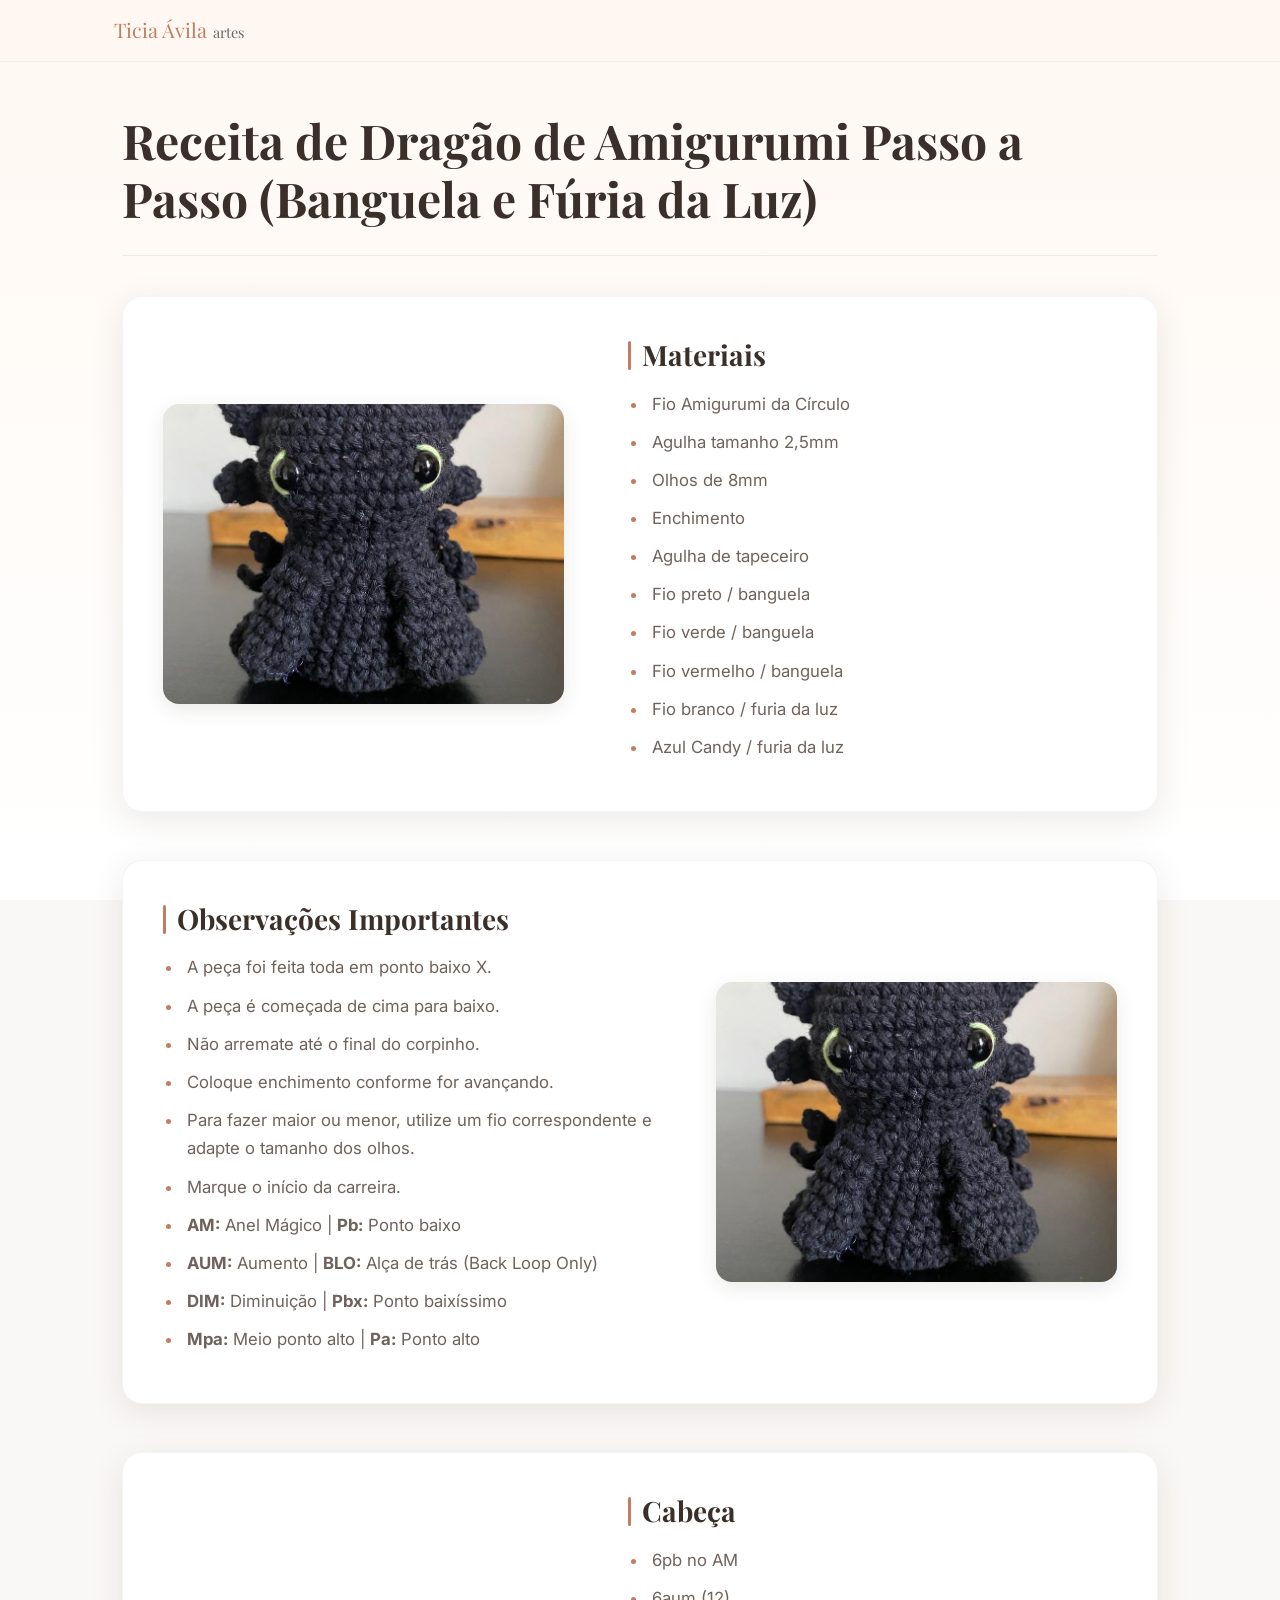
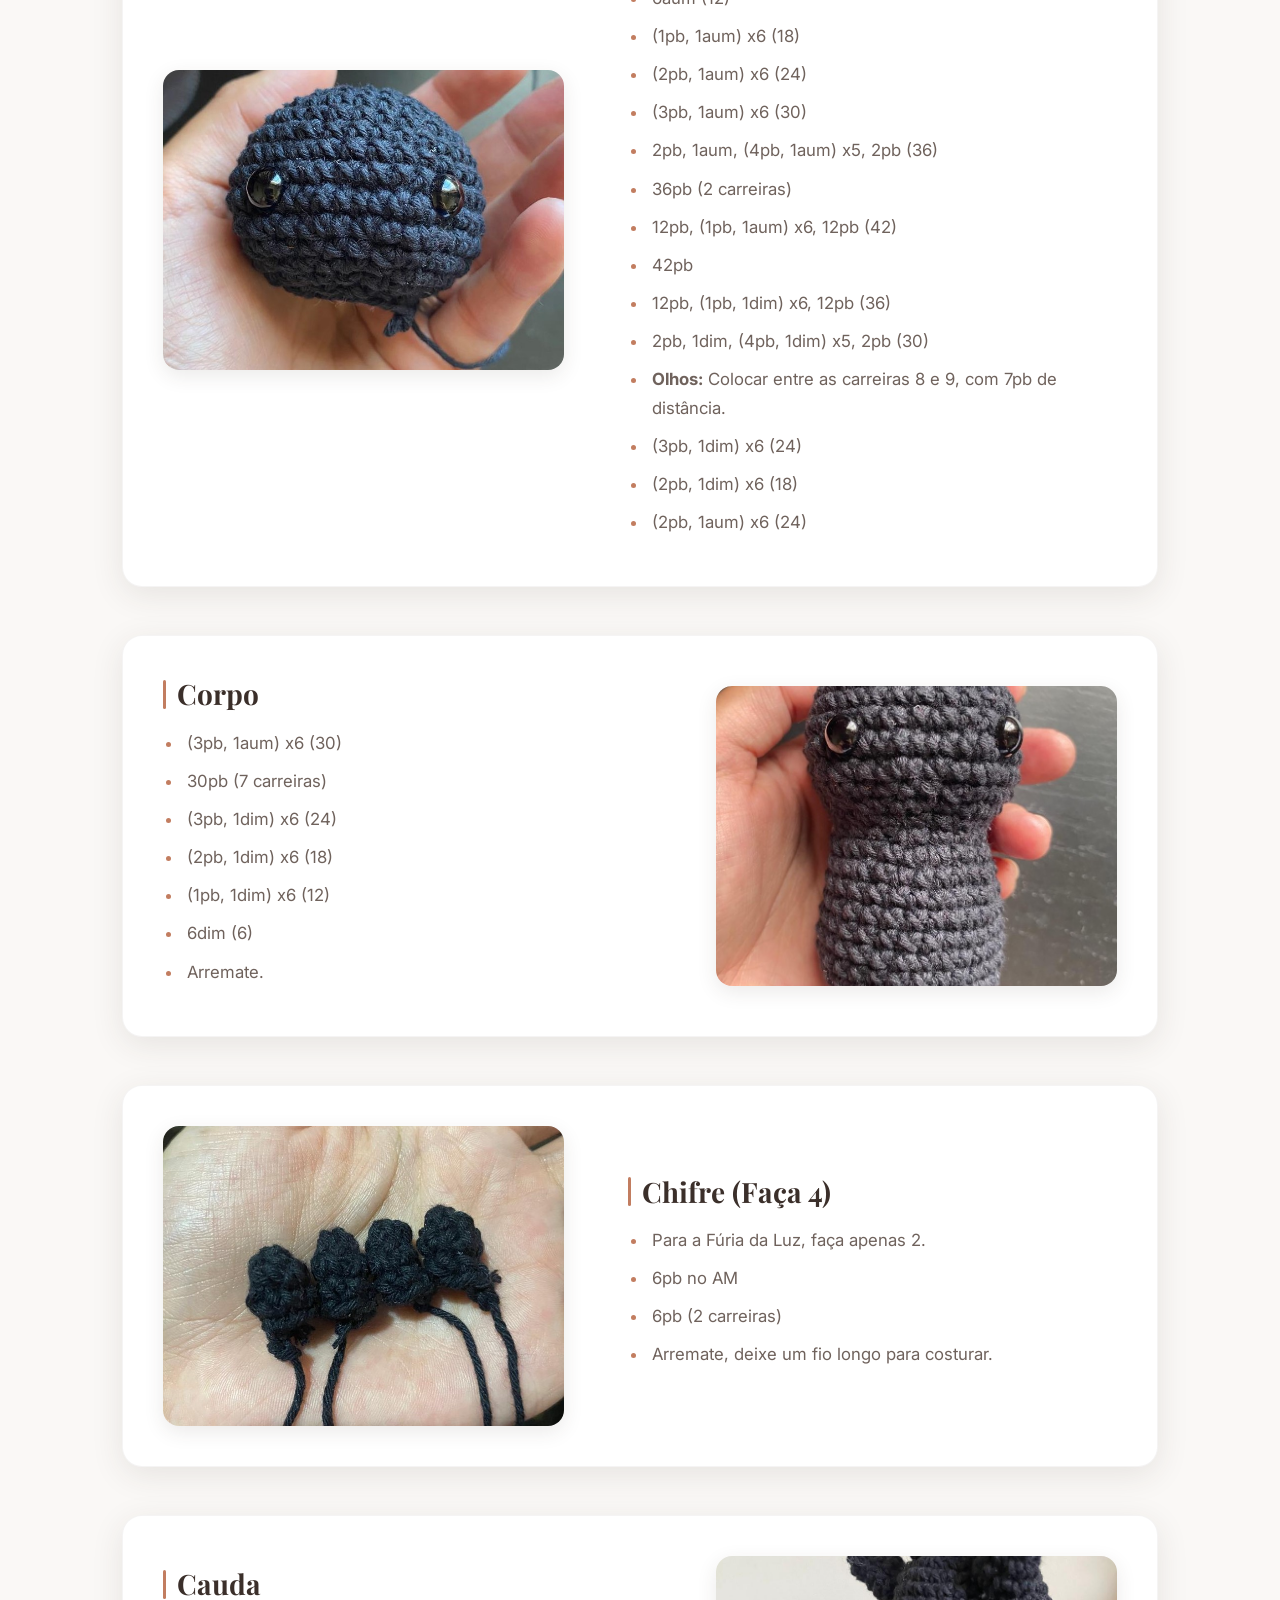
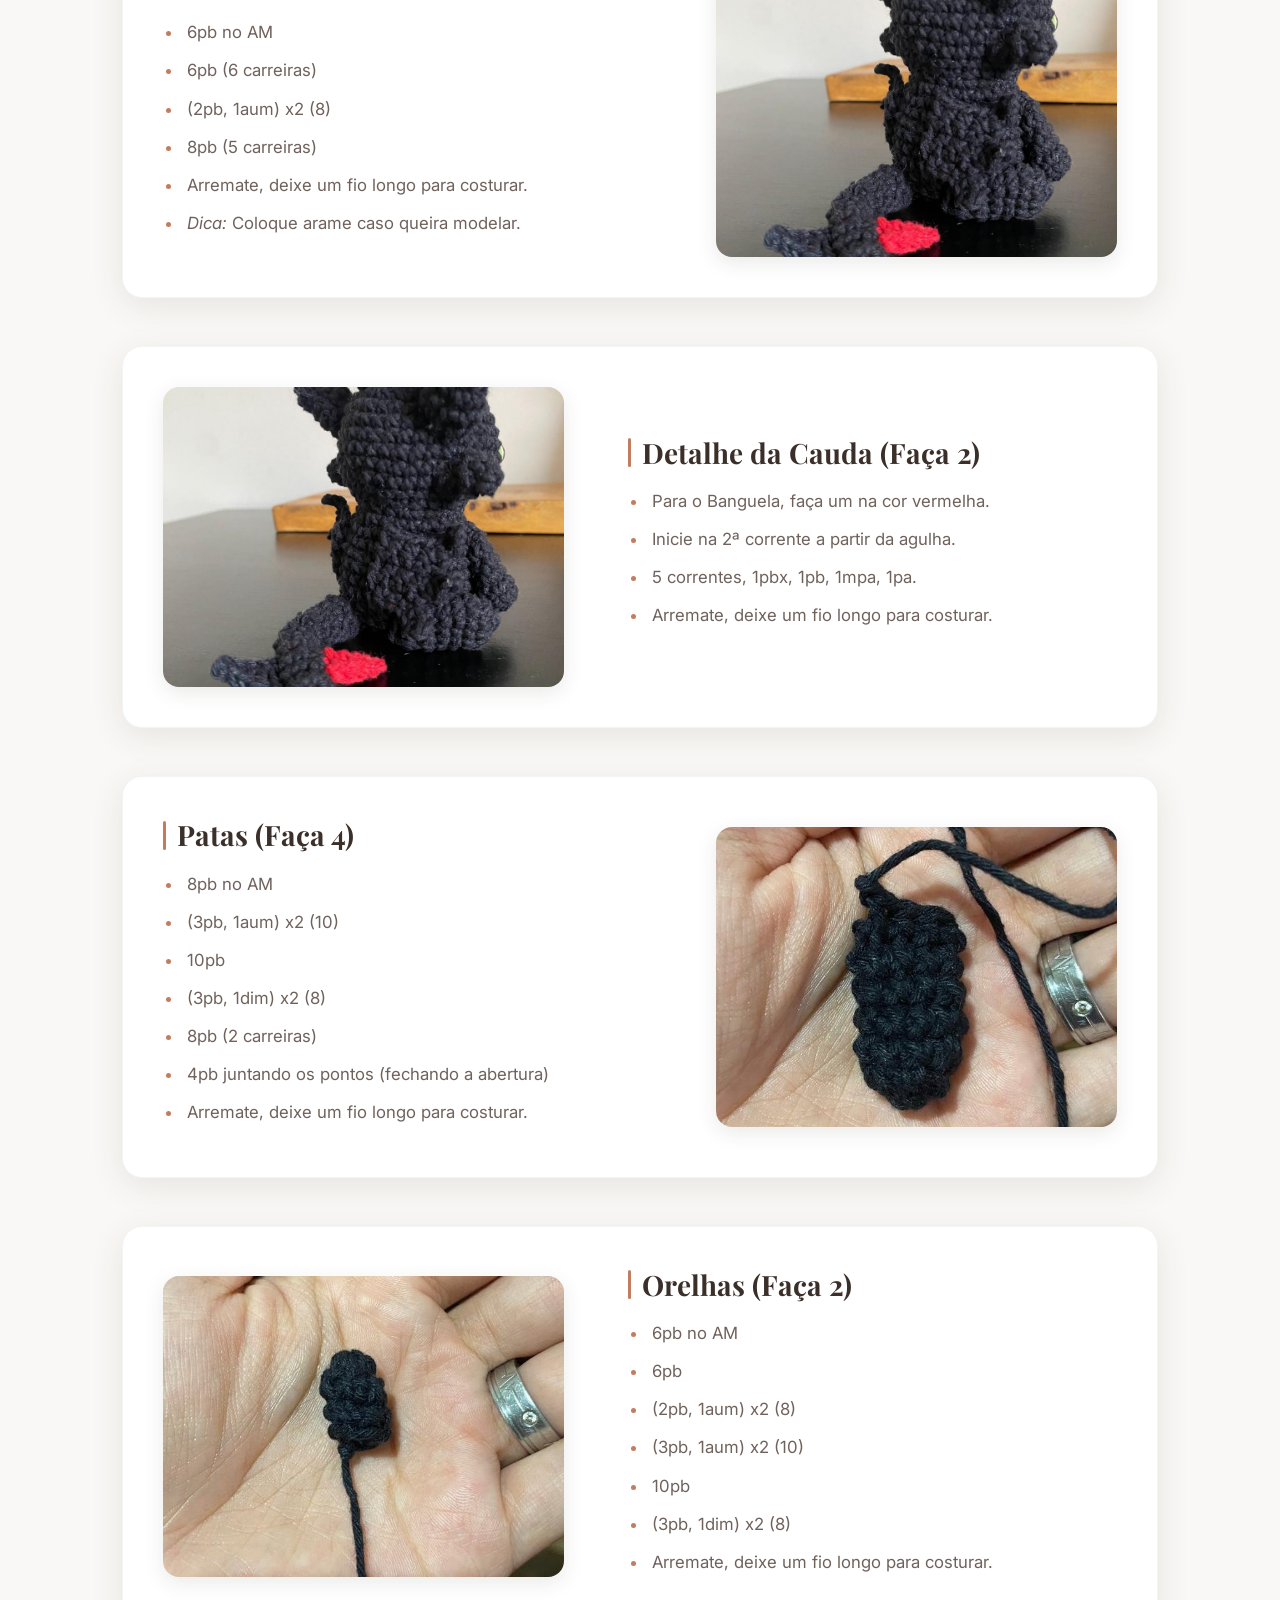
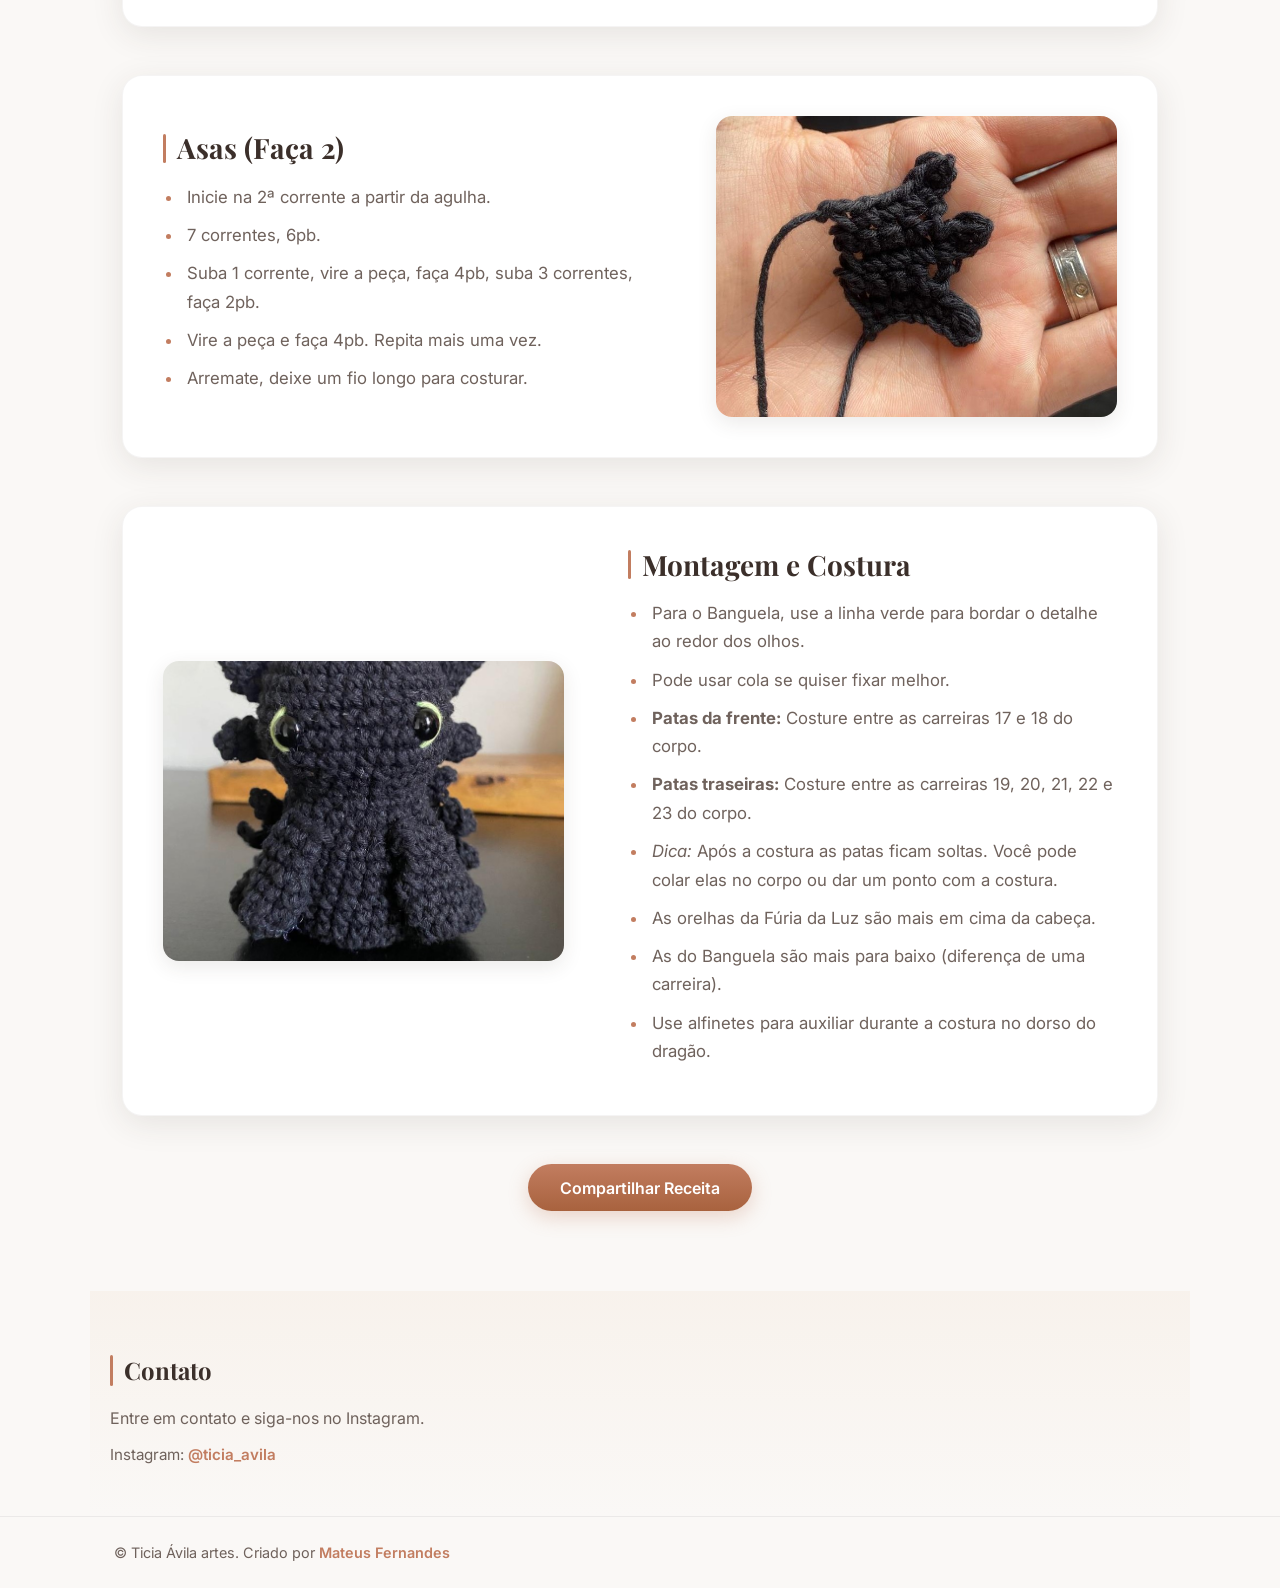
<file: Receita/Dragao/receita.html>
<!DOCTYPE html>
<html lang="pt-BR">
<head>
  <meta charset="UTF-8" />
  <meta name="viewport" content="width=device-width, initial-scale=1.0" />

  <title>Receita de Dragão de Amigurumi Grátis (Banguela e Fúria da Luz) | Ticia Ávila</title>
  <meta name="description" content="Aprenda como fazer os dragões Banguela e Fúria da Luz de Amigurumi passo a passo. Padrão gratuito de crochê detalhado com asas, cauda e dicas de montagem." />

  <link rel="preconnect" href="https://fonts.googleapis.com">
  <link rel="preconnect" href="https://fonts.gstatic.com" crossorigin>
  <link href="https://fonts.googleapis.com/css2?family=Playfair+Display:wght@500;700&family=Inter:wght@400;500;600&display=swap" rel="stylesheet">

  <link rel="stylesheet" href="../../style.css" />
  <link rel="stylesheet" href="../receita.css" />

  <script type="application/ld+json">
  {
    "@context": "https://schema.org",
    "@type": "Recipe",
    "name": "Receita de Dragão de Amigurumi (Banguela / Fúria da Luz)",
    "image": [
      "imagem (00).jpeg"
    ],
    "author": {
      "@type": "Person",
      "name": "Ticia Ávila"
    },
    "datePublished": "2026-06-10",
    "description": "Aprenda como tecer o Dragão Banguela (Fúria da Noite) ou a Fúria da Luz em amigurumi com este passo a passo de crochê gratuito e completo.",
    "recipeIngredient": [
      "Fio Amigurumi da Círculo",
      "Agulha de crochê tamanho 2,5mm",
      "Olhos com trava de 8mm",
      "Enchimento de fibra siliconada",
      "Agulha de tapeceiro",
      "Fio preto (para o Banguela)",
      "Fio verde (para o Banguela)",
      "Fio vermelho (para o Banguela)",
      "Fio branco (para a Fúria da Luz)",
      "Fio Azul Candy (para a Fúria da Luz)"
    ],
    "recipeInstructions": [
      {
        "@type": "HowToStep",
        "name": "Cabeça do Dragão",
        "text": "Tecer a cabeça de cima para baixo usando ponto baixo X, iniciando com AM de 6pb e aumentando até 42pb. Posicionar os olhos de 8mm entre as carreiras 8 e 9 com 7pb de distância antes de fechar."
      },
      {
        "@type": "HowToStep",
        "name": "Corpo do Dragão",
        "text": "Continuar a tecer a partir da cabeça em carreiras retas de 30pb por 7 voltas e depois realizar diminuições progressivas até restar 6 pontos para o arremate final."
      },
      {
        "@type": "HowToStep",
        "name": "Membros e Acessórios",
        "text": "Tecer separadamente os chifres (4 para Banguela, 2 para Fúria da Luz), as orelhas, as 4 patas simétricas, a cauda longa e os detalhes traseiros (sendo um vermelho para o Banguela) e as asas estruturadas."
      },
      {
        "@type": "HowToStep",
        "name": "Montagem e Detalhes",
        "text": "Costurar as patas dianteiras e traseiras nas posições indicadas, fixar os chifres, orelhas e asas no dorso. Utilizar a linha verde para fazer o bordado expressivo ao redor dos olhos do Banguela."
      }
    ]
  }
  </script>
</head>

<body>

<header class="site-header">
  <div class="container header-inner">
    <a href="../../index.html" class="logo">
      Ticia Ávila<span class="logo-sub"> artes</span>
    </a>
  </div>
</header>

<main class="recipe-layout">

  <section id="topo">
    <h1 class="recipe-title">
      Receita de Dragão de Amigurumi Passo a Passo (Banguela e Fúria da Luz)
    </h1>
  </section>

  <section class="recipe-block">

    <div class="block-media">
      <img src="imagem (00).jpeg" alt="Materiais para fazer o Dragão Banguela e Fúria da Luz de Amigurumi">
    </div>

    <div class="block-text">
      <h2 class="TituloReceita">Materiais</h2>
      <ul class="ListaRecipe">
          <li>Fio Amigurumi da Círculo</li>
          <li>Agulha tamanho 2,5mm</li>
          <li>Olhos de 8mm</li>
          <li>Enchimento</li>
          <li>Agulha de tapeceiro</li>
          <li>Fio preto / banguela</li>
          <li>Fio verde / banguela</li>
          <li>Fio vermelho / banguela</li>
          <li>Fio branco / furia da luz</li>
          <li>Azul Candy / furia da luz</li>
      </ul>
    </div>

  </section>

  <section class="recipe-block reverse">

    <div class="block-media">
      <img src="imagem (00).jpeg" alt="Técnicas e pontos utilizados para tecer o dragão de crochê">
    </div>

    <div class="block-text">
      <h2 class="TituloReceita">Observações Importantes</h2>
      <ul class="ListaRecipe">
          <li>A peça foi feita toda em ponto baixo X.</li>
          <li>A peça é começada de cima para baixo.</li>
          <li>Não arremate até o final do corpinho.</li>
          <li>Coloque enchimento conforme for avançando.</li>
          <li>Para fazer maior ou menor, utilize um fio correspondente e adapte o tamanho dos olhos.</li>
          <li>Marque o início da carreira.</li>
          <li><strong>AM:</strong> Anel Mágico | <strong>Pb:</strong> Ponto baixo</li>
          <li><strong>AUM:</strong> Aumento | <strong>BLO:</strong> Alça de trás (Back Loop Only)</li>
          <li><strong>DIM:</strong> Diminuição | <strong>Pbx:</strong> Ponto baixíssimo</li>
          <li><strong>Mpa:</strong> Meio ponto alto | <strong>Pa:</strong> Ponto alto</li>
      </ul>
    </div>

  </section>

  <section class="recipe-block">

    <div class="block-media">
      <img src="imagem (01).jpeg" alt="Passo a passo da cabeça do dragão amigurumi e colocação dos olhos">
    </div>

    <div class="block-text">
      <h2 class="TituloReceita">Cabeça</h2>
      <ul class="ListaRecipe">
          <li>6pb no AM</li>
          <li>6aum (12)</li>
          <li>(1pb, 1aum) x6 (18)</li>
          <li>(2pb, 1aum) x6 (24)</li>
          <li>(3pb, 1aum) x6 (30)</li>
          <li>2pb, 1aum, (4pb, 1aum) x5, 2pb (36)</li>
          <li>36pb (2 carreiras)</li>
          <li>12pb, (1pb, 1aum) x6, 12pb (42)</li>
          <li>42pb</li>
          <li>12pb, (1pb, 1dim) x6, 12pb (36)</li>
          <li>2pb, 1dim, (4pb, 1dim) x5, 2pb (30)</li>
          <li><strong>Olhos:</strong> Colocar entre as carreiras 8 e 9, com 7pb de distância.</li>
          <li>(3pb, 1dim) x6 (24)</li>
          <li>(2pb, 1dim) x6 (18)</li>
          <li>(2pb, 1aum) x6 (24)</li>
      </ul>
    </div>

  </section>

  <section class="recipe-block reverse">

    <div class="block-media">
      <img src="imagem (2).jpeg" alt="Como fazer o corpo do dragão Banguela de amigurumi">
    </div>

    <div class="block-text">
      <h2 class="TituloReceita">Corpo</h2>
      <ul class="ListaRecipe">
          <li>(3pb, 1aum) x6 (30)</li>
          <li>30pb (7 carreiras)</li>
          <li>(3pb, 1dim) x6 (24)</li>
          <li>(2pb, 1dim) x6 (18)</li>
          <li>(1pb, 1dim) x6 (12)</li>
          <li>6dim (6)</li>
          <li>Arremate.</li>
      </ul>
    </div>

  </section>

  <section class="recipe-block">

    <div class="block-media">
      <img src="imagem (03).jpeg" alt="Chifres de amigurumi de crochê para o dragão Fúria da Noite">
    </div>

    <div class="block-text">
      <h2 class="TituloReceita">Chifre (Faça 4)</h2>
      <ul class="ListaRecipe">
          <li>Para a Fúria da Luz, faça apenas 2.</li>
          <li>6pb no AM</li>
          <li>6pb (2 carreiras)</li>
          <li>Arremate, deixe um fio longo para costurar.</li>
      </ul>
    </div>

  </section>

  <section class="recipe-block reverse">

    <div class="block-media">
      <img src="imagem (04).jpeg" alt="Cauda longa de crochê estruturada para o dragão de amigurumi">
    </div>

    <div class="block-text">
      <h2 class="TituloReceita">Cauda</h2>
      <ul class="ListaRecipe">
          <li>6pb no AM</li>
          <li>6pb (6 carreiras)</li>
          <li>(2pb, 1aum) x2 (8)</li>
          <li>8pb (5 carreiras)</li>
          <li>Arremate, deixe um fio longo para costurar.</li>
          <li><em>Dica:</em> Coloque arame caso queira modelar.</li>
      </ul>
    </div>

  </section>

  <section class="recipe-block">

    <div class="block-media">
      <img src="imagem (04).jpeg" alt="Detalhe da asa da cauda traseira vermelha do Banguela amigurumi">
    </div>

    <div class="block-text">
      <h2 class="TituloReceita">Detalhe da Cauda (Faça 2)</h2>
      <ul class="ListaRecipe">
          <li>Para o Banguela, faça um na cor vermelha.</li>
          <li>Inicie na 2ª corrente a partir da agulha.</li>
          <li>5 correntes, 1pbx, 1pb, 1mpa, 1pa.</li>
          <li>Arremate, deixe um fio longo para costurar.</li>
      </ul>
    </div>

  </section>

  <section class="recipe-block reverse">

    <div class="block-media">
      <img src="imagem (06).jpeg" alt="Como fazer as quatro patas do dragão amigurumi passo a passo">
    </div>

    <div class="block-text">
      <h2 class="TituloReceita">Patas (Faça 4)</h2>
      <ul class="ListaRecipe">
         <li>8pb no AM</li>
         <li>(3pb, 1aum) x2 (10)</li>
         <li>10pb</li>
         <li>(3pb, 1dim) x2 (8)</li>
         <li>8pb (2 carreiras)</li>
         <li>4pb juntando os pontos (fechando a abertura)</li>
         <li>Arremate, deixe um fio longo para costurar.</li>
      </ul>
    </div>

  </section>

  <section class="recipe-block">

    <div class="block-media">
      <img src="imagem (07).jpeg" alt="Orelhas de crochê para as receitas de Banguela e Fúria da Luz">
    </div>

    <div class="block-text">
      <h2 class="TituloReceita">Orelhas (Faça 2)</h2>
      <ul class="ListaRecipe">
          <li>6pb no AM</li>
          <li>6pb</li>
          <li>(2pb, 1aum) x2 (8)</li>
          <li>(3pb, 1aum) x2 (10)</li>
          <li>10pb</li>
          <li>(3pb, 1dim) x2 (8)</li>
          <li>Arremate, deixe um fio longo para costurar.</li>
      </ul>
    </div>

  </section>

  <section class="recipe-block reverse">

    <div class="block-media">
      <img src="imagem (08).jpeg" alt="Asas planas de crochê em formato de asas de dragão">
    </div>

    <div class="block-text">
      <h2 class="TituloReceita">Asas (Faça 2)</h2>
      <ul class="ListaRecipe">
         <li>Inicie na 2ª corrente a partir da agulha.</li>
         <li>7 correntes, 6pb.</li>
         <li>Suba 1 corrente, vire a peça, faça 4pb, suba 3 correntes, faça 2pb.</li>
         <li>Vire a peça e faça 4pb. Repita mais uma vez.</li>
         <li>Arremate, deixe um fio longo para costurar.</li>
      </ul>
    </div>
  </section>

  <section class="recipe-block">

    <div class="block-media">
      <img src="imagem (00).jpeg" alt="Montagem final e costura do dragão de amigurumi de crochê">
    </div>

    <div class="block-text">
      <h2 class="TituloReceita">Montagem e Costura</h2>
      <ul class="ListaRecipe">
          <li>Para o Banguela, use a linha verde para bordar o detalhe ao redor dos olhos.</li>
          <li>Pode usar cola se quiser fixar melhor.</li>
          <li><strong>Patas da frente:</strong> Costure entre as carreiras 17 e 18 do corpo.</li>
          <li><strong>Patas traseiras:</strong> Costure entre as carreiras 19, 20, 21, 22 e 23 do corpo.</li>
          <li><em>Dica:</em> Após a costura as patas ficam soltas. Você pode colar elas no corpo ou dar um ponto com a costura.</li>
          <li>As orelhas da Fúria da Luz são mais em cima da cabeça.</li>
          <li>As do Banguela são mais para baixo (diferença de uma carreira).</li>
          <li>Use alfinetes para auxiliar durante a costura no dorso do dragão.</li>
      </ul>
    </div>
  </section>

  <div class="recipe-actions">
    <button id="btnShare">Compartilhar Receita</button>
  </div>

</main>

<section id="contato" class="contato container">
  <h2>Contato</h2>
  <p>Entre em contato e siga-nos no Instagram.</p>
  <ul class="contact-list">
    <li>Instagram: <a href="https://www.instagram.com/ticia_avila/" target="_blank" rel="noopener">@ticia_avila</a></li>
  </ul>
</section>

<footer class="site-footer">
  <div class="container footer-inner">
    <p>© <span id="year"></span> Ticia Ávila artes. Criado por <a href="https://www.instagram.com/mateus_moura_tt/" target="_blank">Mateus Fernandes</a></p>
  </div>
</footer>

</body>
</html>
</file>
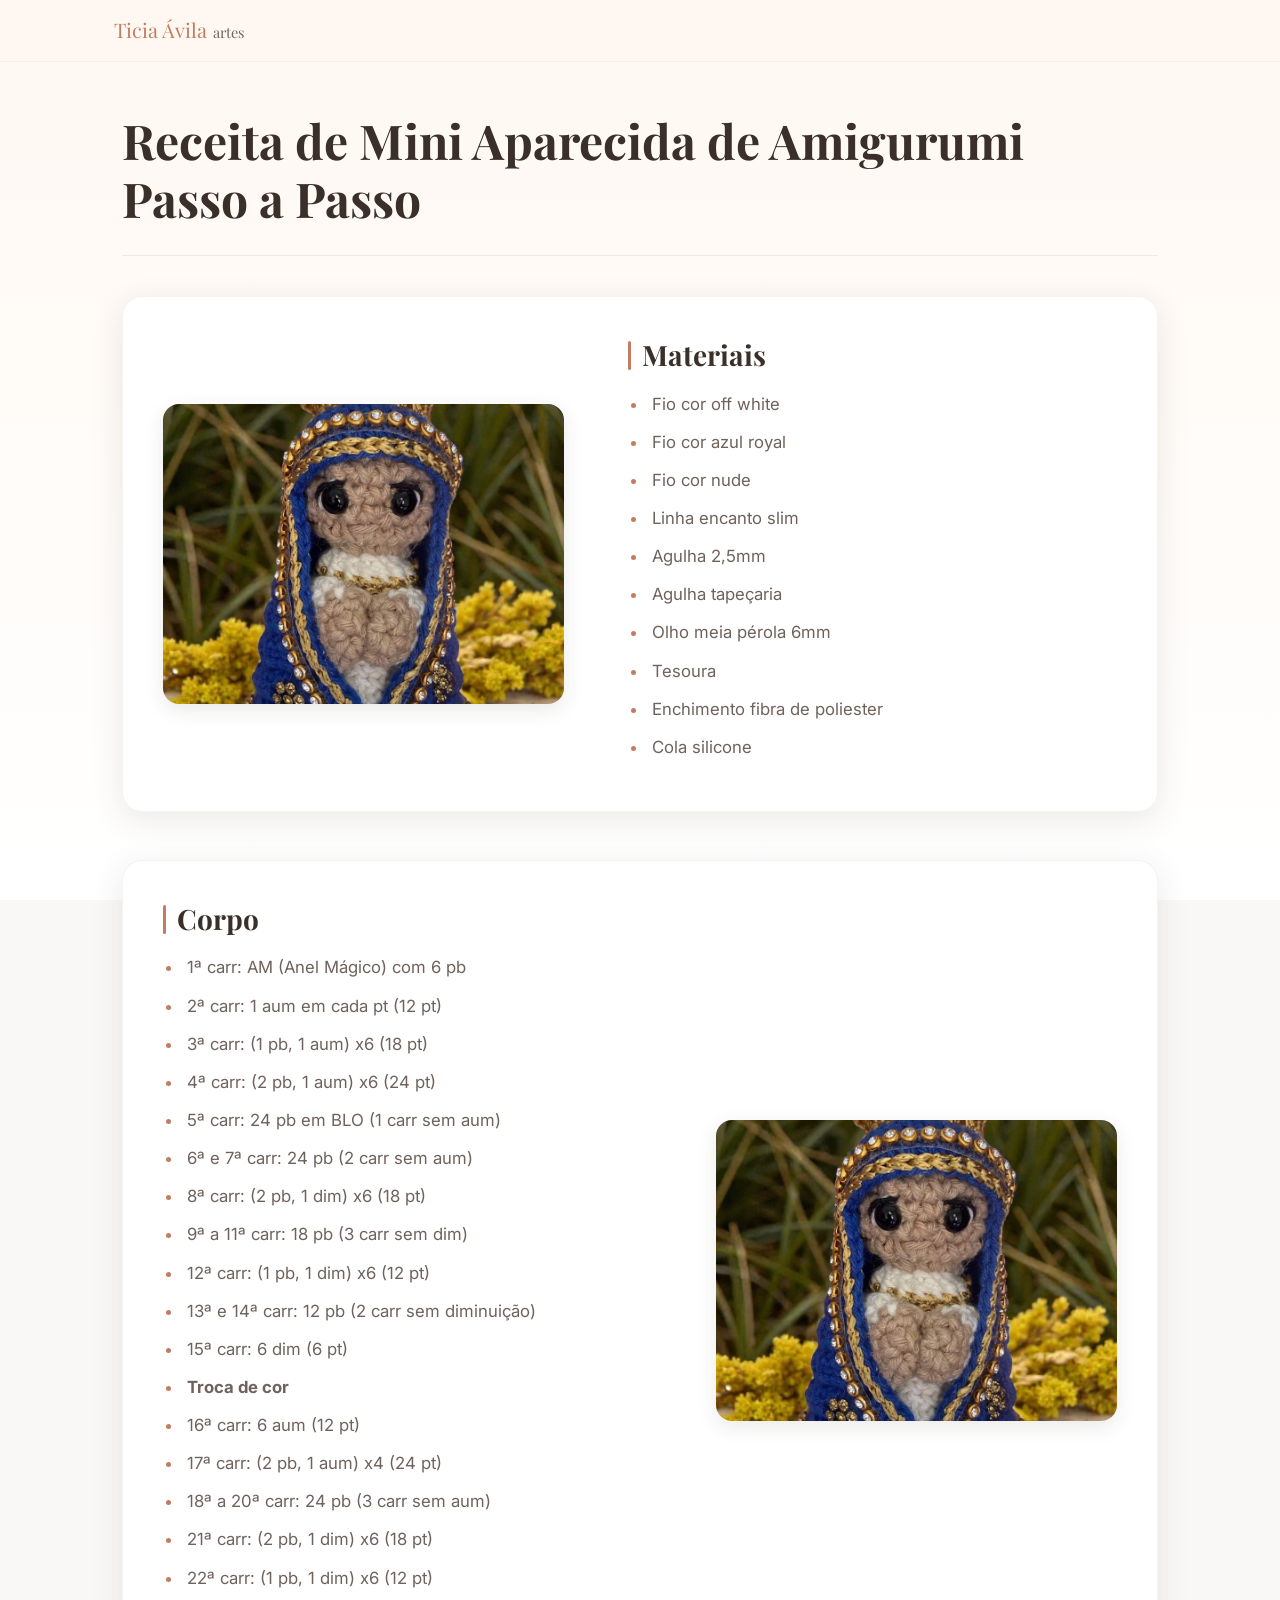
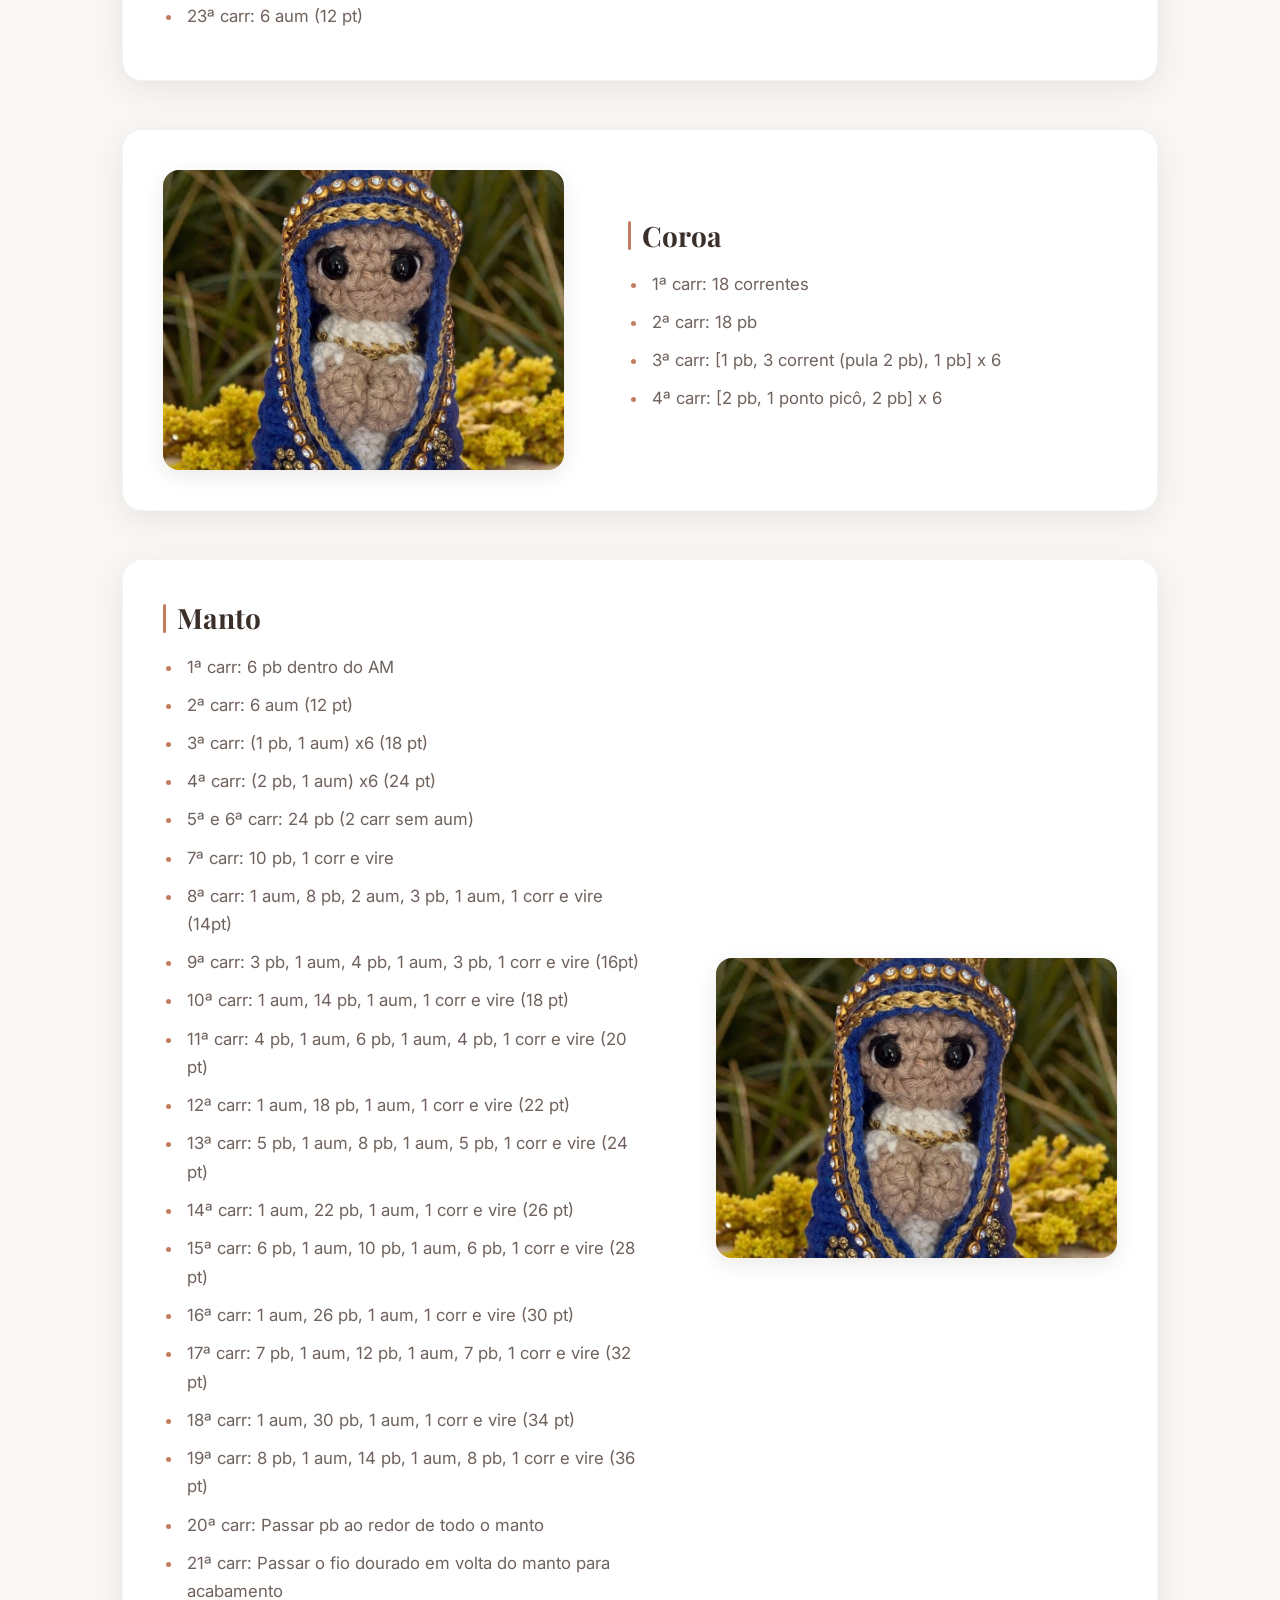
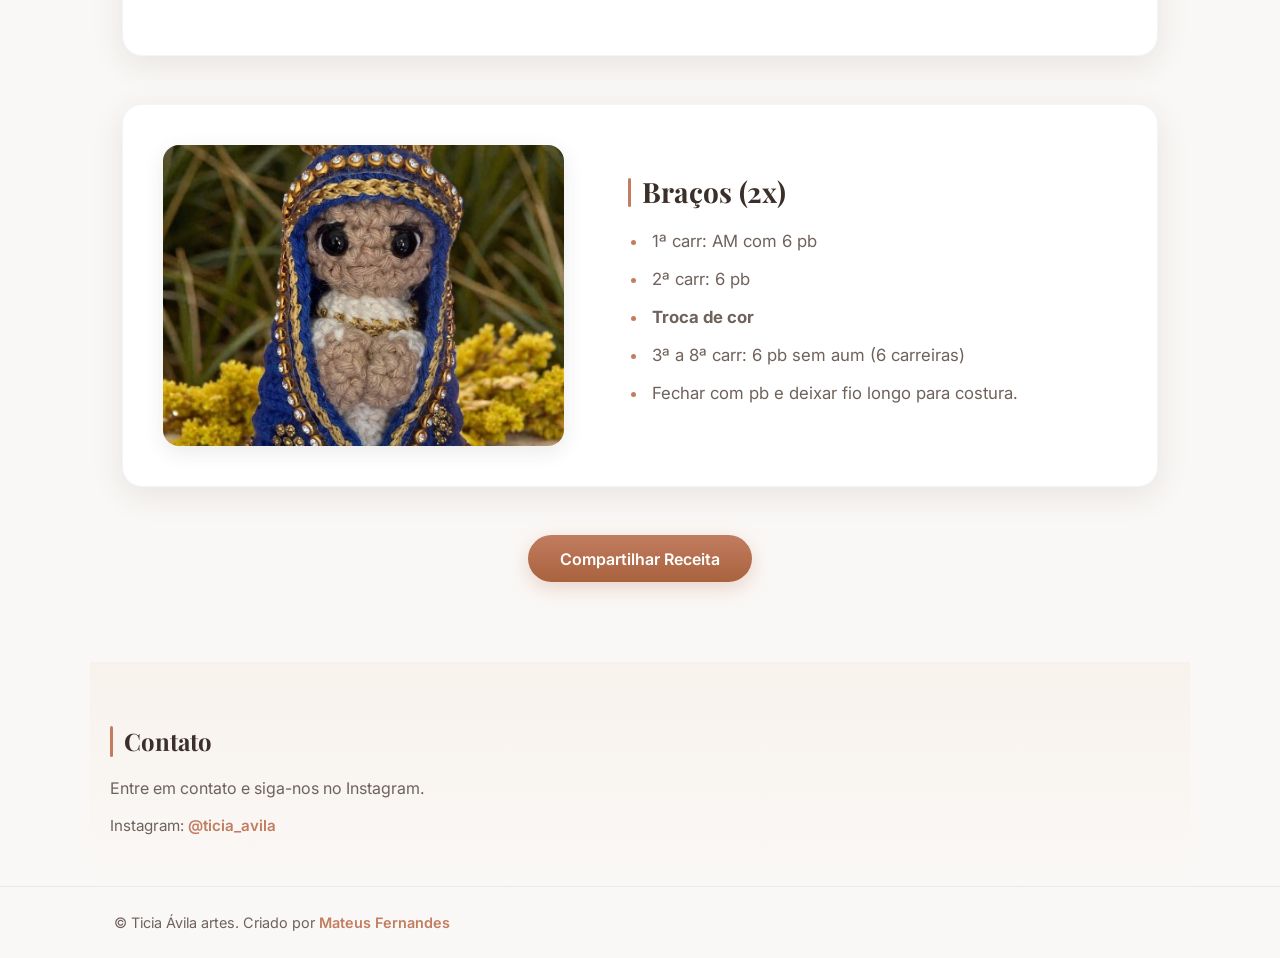
<file: Receita/MiniSanta/receita.html>
<!DOCTYPE html>
<html lang="pt-BR">
<head>
  <meta charset="UTF-8" />
  <meta name="viewport" content="width=device-width, initial-scale=1.0" />

  <title>Receita de Mini Nossa Senhora Aparecida de Amigurumi | Ticia Ávila</title>
  <meta name="description" content="Aprenda como fazer uma Mini Nossa Senhora Aparecida de Amigurumi passo a passo. Tutorial de crochê gratuito com receita de corpo, manto e coroa." />

  <link rel="preconnect" href="https://fonts.googleapis.com">
  <link rel="preconnect" href="https://fonts.gstatic.com" crossorigin>
  <link href="https://fonts.googleapis.com/css2?family=Playfair+Display:wght@500;700&family=Inter:wght@400;500;600&display=swap" rel="stylesheet">

  <link rel="stylesheet" href="../../style.css" />
  <link rel="stylesheet" href="../receita.css" />

  <script type="application/ld+json">
  {
    "@context": "https://schema.org",
    "@type": "Recipe",
    "name": "Receita de Mini Aparecida de Amigurumi",
    "image": [
      "imagem01.jpeg"
    ],
    "author": {
      "@type": "Person",
      "name": "Ticia Ávila"
    },
    "datePublished": "2026-06-11",
    "description": "Aprenda como fazer uma linda lembrancinha de Mini Nossa Senhora Aparecida de Amigurumi passo a passo. Padrão de crochê gratuito completo com manto e coroa.",
    "recipeIngredient": [
      "Fio cor off white",
      "Fio cor azul royal",
      "Fio cor nude",
      "Linha encanto slim",
      "Agulha de crochê 2,5mm",
      "Agulha de tapeçaria",
      "Olho meia pérola 6mm",
      "Tesoura",
      "Enchimento fibra de poliéster",
      "Cola de silicone"
    ],
    "recipeInstructions": [
      {
        "@type": "HowToStep",
        "name": "Corpo e Cabeça da Santinha",
        "text": "Iniciar com anel mágico de 6pb na cor base, fazer aumentos em BLO para estruturar a base e subir diminuindo gradualmente. Realizar a troca de cor para o tom de pele e tecer a cabeça."
      },
      {
        "@type": "HowToStep",
        "name": "Coroa Dourada",
        "text": "Tecer um cordão de 18 correntes com o fio dourado, criar as alças pulando pontos da base e finalizar os detalhes superiores usando a técnica do ponto picô."
      },
      {
        "@type": "HowToStep",
        "name": "Manto Azul",
        "text": "Iniciar com AM de 6pb, expandir circularmente até 24pb e depois trabalhar carreiras planas de vai e vem com aumentos nas bordas para criar a abertura. Finalizar o contorno com pontos baixos e fio dourado."
      },
      {
        "@type": "HowToStep",
        "name": "Braços da Santinha",
        "text": "Tecer duas unidades iniciando com AM de 6pb, fazer a troca de cor correspondente e subir as carreiras planas sem aumentos, deixando o fio longo para a montagem."
      }
    ]
  }
  </script>
</head>

<body>

<header class="site-header">
  <div class="container header-inner">
    <a href="../../index.html" class="logo">
      Ticia Ávila<span class="logo-sub"> artes</span>
    </a>
  </div>
</header>

<main class="recipe-layout">

  <section id="topo">
    <h1 class="recipe-title">
      Receita de Mini Aparecida de Amigurumi Passo a Passo
    </h1>
  </section>

  <section class="recipe-block">

    <div class="block-media">
      <img src="imagem01.jpeg" alt="Materiais necessários para fazer a mini aparecida amigurumi de crochê">
    </div>

    <div class="block-text">
      <h2 class="TituloReceita">Materiais</h2>
      <ul class="ListaRecipe">
          <li>Fio cor off white</li>
          <li>Fio cor azul royal </li>
          <li>Fio cor nude </li>
          <li>Linha encanto slim </li>
          <li>Agulha 2,5mm </li>
          <li>Agulha tapeçaria </li>
          <li>Olho meia pérola 6mm </li>
          <li>Tesoura </li>
          <li>Enchimento fibra de poliester </li>
          <li>Cola silicone</li>
      </ul>
    </div>

  </section>

  <section class="recipe-block reverse">

    <div class="block-media">
      <img src="imagem01.jpeg" alt="Passo a passo tecendo o corpo e cabeça da mini santa de amigurumi">
    </div>

    <div class="block-text">
      <h2 class="TituloReceita">Corpo</h2>
      <ul class="ListaRecipe">
          <li>1ª carr: AM (Anel Mágico) com 6 pb</li>
          <li>2ª carr: 1 aum em cada pt (12 pt)</li>
          <li>3ª carr: (1 pb, 1 aum) x6 (18 pt)</li>
          <li>4ª carr: (2 pb, 1 aum) x6 (24 pt)</li>
          <li>5ª carr: 24 pb em BLO (1 carr sem aum)</li>
          <li>6ª e 7ª carr: 24 pb (2 carr sem aum)</li>
          <li>8ª carr: (2 pb, 1 dim) x6 (18 pt)</li>
          <li>9ª a 11ª carr: 18 pb (3 carr sem dim)</li>
          <li>12ª carr: (1 pb, 1 dim) x6 (12 pt)</li>
          <li>13ª e 14ª carr: 12 pb (2 carr sem diminuição)</li>
          <li>15ª carr: 6 dim (6 pt)</li>
          <li><strong>Troca de cor</strong></li>
          <li>16ª carr: 6 aum (12 pt)</li>
          <li>17ª carr: (2 pb, 1 aum) x4 (24 pt)</li>
          <li>18ª a 20ª carr: 24 pb (3 carr sem aum)</li>
          <li>21ª carr: (2 pb, 1 dim) x6 (18 pt)</li>
          <li>22ª carr: (1 pb, 1 dim) x6 (12 pt)</li>
          <li>23ª carr: 6 aum (12 pt)</li>
      </ul>
    </div>

  </section>

  <section class="recipe-block">

    <div class="block-media">
      <img src="imagem01.jpeg" alt="Como fazer a coroa dourada de crochê com ponto picô para amigurumi">
    </div>

    <div class="block-text">
      <h2 class="TituloReceita">Coroa</h2>
      <ul class="ListaRecipe">
          <li>1ª carr: 18 correntes</li>
          <li>2ª carr: 18 pb</li>
          <li>3ª carr: [1 pb, 3 corrent (pula 2 pb), 1 pb] x 6</li>
          <li>4ª carr: [2 pb, 1 ponto picô, 2 pb] x 6</li>
      </ul>
    </div>

  </section>

  <section class="recipe-block reverse">

    <div class="block-media">
      <img src="imagem01.jpeg" alt="Como tecer o manto azul royal com bordas douradas para a mini aparecida">
    </div>

    <div class="block-text">
      <h2 class="TituloReceita">Manto</h2>
      <ul class="ListaRecipe">
        <li>1ª carr: 6 pb dentro do AM</li>
        <li>2ª carr: 6 aum (12 pt)</li>
        <li>3ª carr: (1 pb, 1 aum) x6 (18 pt)</li>
        <li>4ª carr: (2 pb, 1 aum) x6 (24 pt)</li>
        <li>5ª e 6ª carr: 24 pb (2 carr sem aum)</li>
        <li>7ª carr: 10 pb, 1 corr e vire</li>
        <li>8ª carr: 1 aum, 8 pb, 2 aum, 3 pb, 1 aum, 1 corr e vire (14pt)</li>
        <li>9ª carr: 3 pb, 1 aum, 4 pb, 1 aum, 3 pb, 1 corr e vire (16pt)</li>
        <li>10ª carr: 1 aum, 14 pb, 1 aum, 1 corr e vire (18 pt)</li>
        <li>11ª carr: 4 pb, 1 aum, 6 pb, 1 aum, 4 pb, 1 corr e vire (20 pt)</li>
        <li>12ª carr: 1 aum, 18 pb, 1 aum, 1 corr e vire (22 pt)</li>
        <li>13ª carr: 5 pb, 1 aum, 8 pb, 1 aum, 5 pb, 1 corr e vire (24 pt)</li>
        <li>14ª carr: 1 aum, 22 pb, 1 aum, 1 corr e vire (26 pt)</li>
        <li>15ª carr: 6 pb, 1 aum, 10 pb, 1 aum, 6 pb, 1 corr e vire (28 pt)</li>
        <li>16ª carr: 1 aum, 26 pb, 1 aum, 1 corr e vire (30 pt)</li>
        <li>17ª carr: 7 pb, 1 aum, 12 pb, 1 aum, 7 pb, 1 corr e vire (32 pt)</li>
        <li>18ª carr: 1 aum, 30 pb, 1 aum, 1 corr e vire (34 pt)</li>
        <li>19ª carr: 8 pb, 1 aum, 14 pb, 1 aum, 8 pb, 1 corr e vire (36 pt)</li>
        <li>20ª carr: Passar pb ao redor de todo o manto</li>
        <li>21ª carr: Passar o fio dourado em volta do manto para acabamento</li>
      </ul>
    </div>

  </section>

  <section class="recipe-block">

    <div class="block-media">
      <img src="imagem01.jpeg" alt="Como fazer as mãozinhas e braços da mini santinha amigurumi">
    </div>

    <div class="block-text">
      <h2 class="TituloReceita">Braços (2x)</h2>
      <ul class="ListaRecipe">
          <li>1ª carr: AM com 6 pb</li>
          <li>2ª carr: 6 pb</li>
          <li><strong>Troca de cor</strong></li>
          <li>3ª a 8ª carr: 6 pb sem aum (6 carreiras)</li>
          <li>Fechar com pb e deixar fio longo para costura.</li>
      </ul>
    </div>

  </section>

  <div class="recipe-actions">
    <button id="btnShare">Compartilhar Receita</button>
  </div>

</main>

<section id="contato" class="contato container">
  <h2>Contato</h2>
  <p>Entre em contato e siga-nos no Instagram.</p>
  <ul class="contact-list">
    <li>Instagram: <a href="https://www.instagram.com/ticia_avila/" target="_blank" rel="noopener">@ticia_avila</a></li>
  </ul>
</section>

<footer class="site-footer">
  <div class="container footer-inner">
    <p>© <span id="year"></span> Ticia Ávila artes. Criado por <a href="https://www.instagram.com/mateus_moura_tt/" target="_blank">Mateus Fernandes</a></p>
  </div>
</footer>

</body>
</html>
</file>
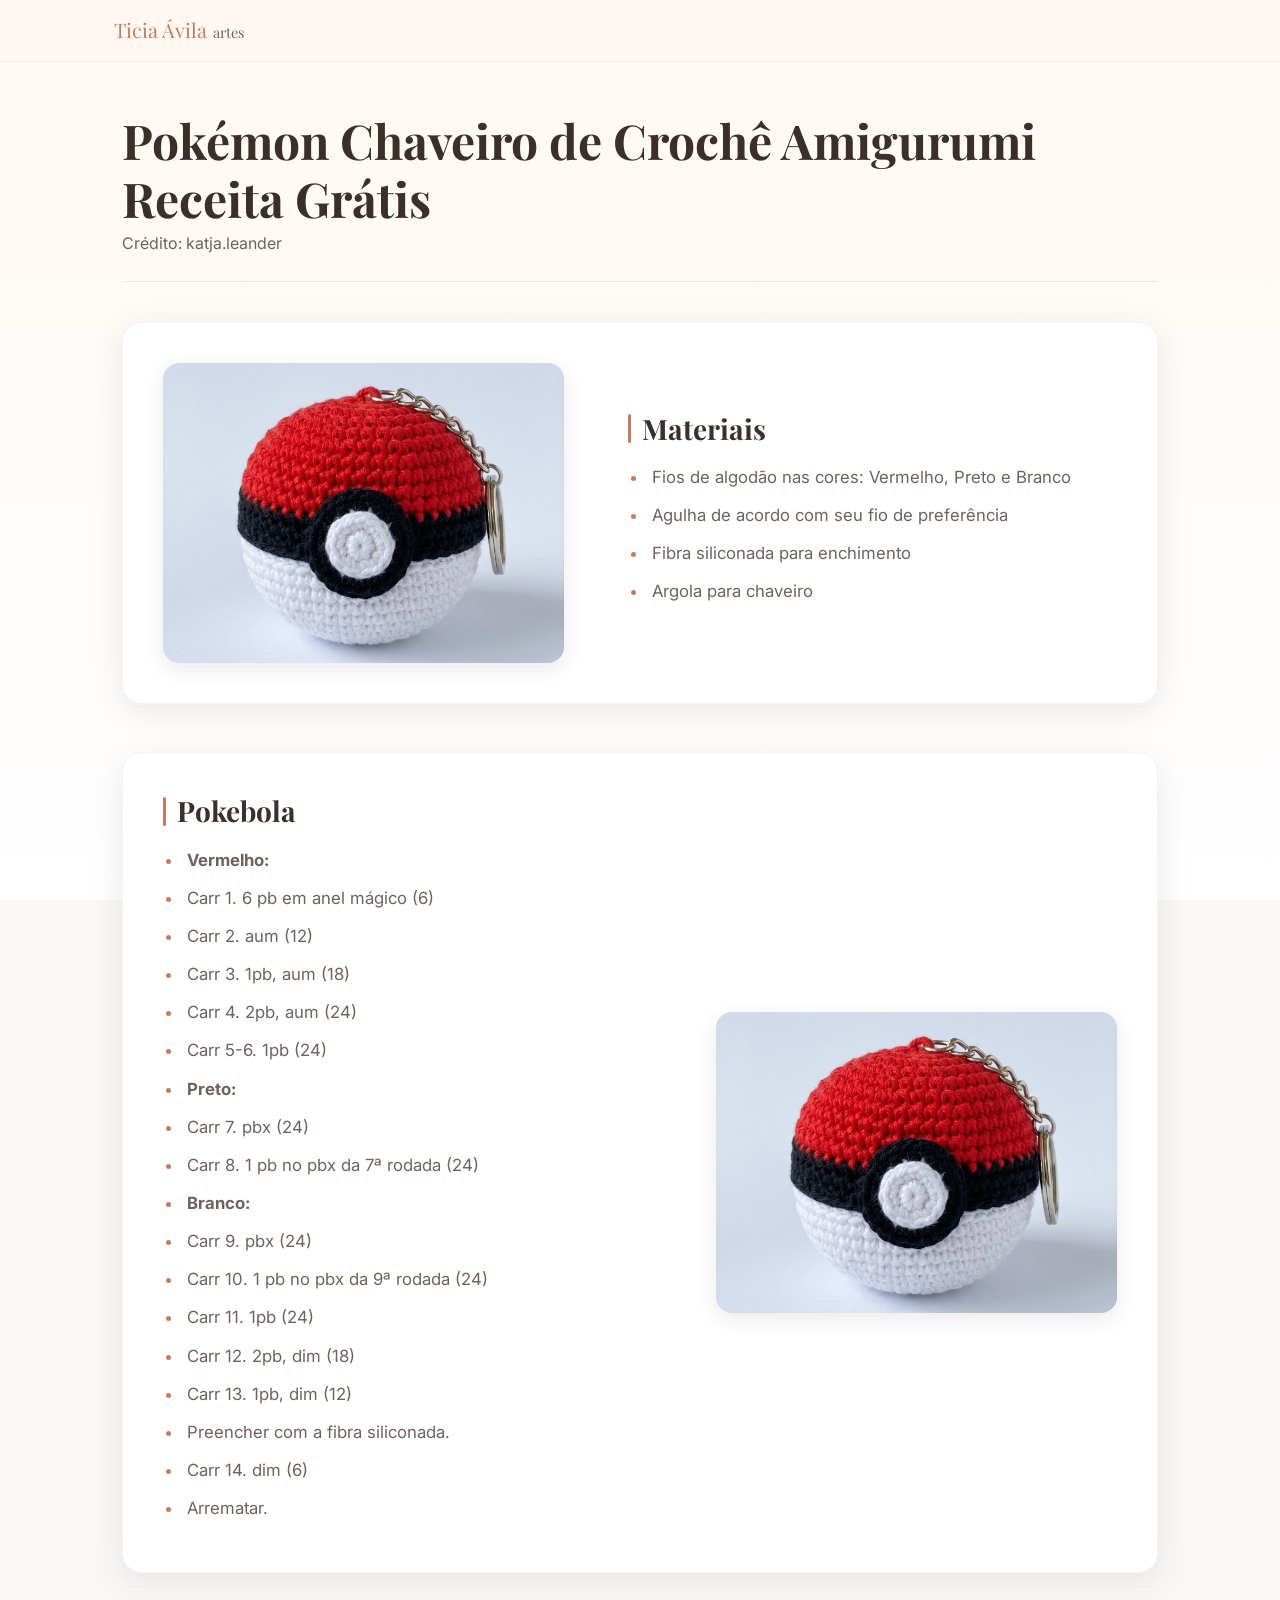
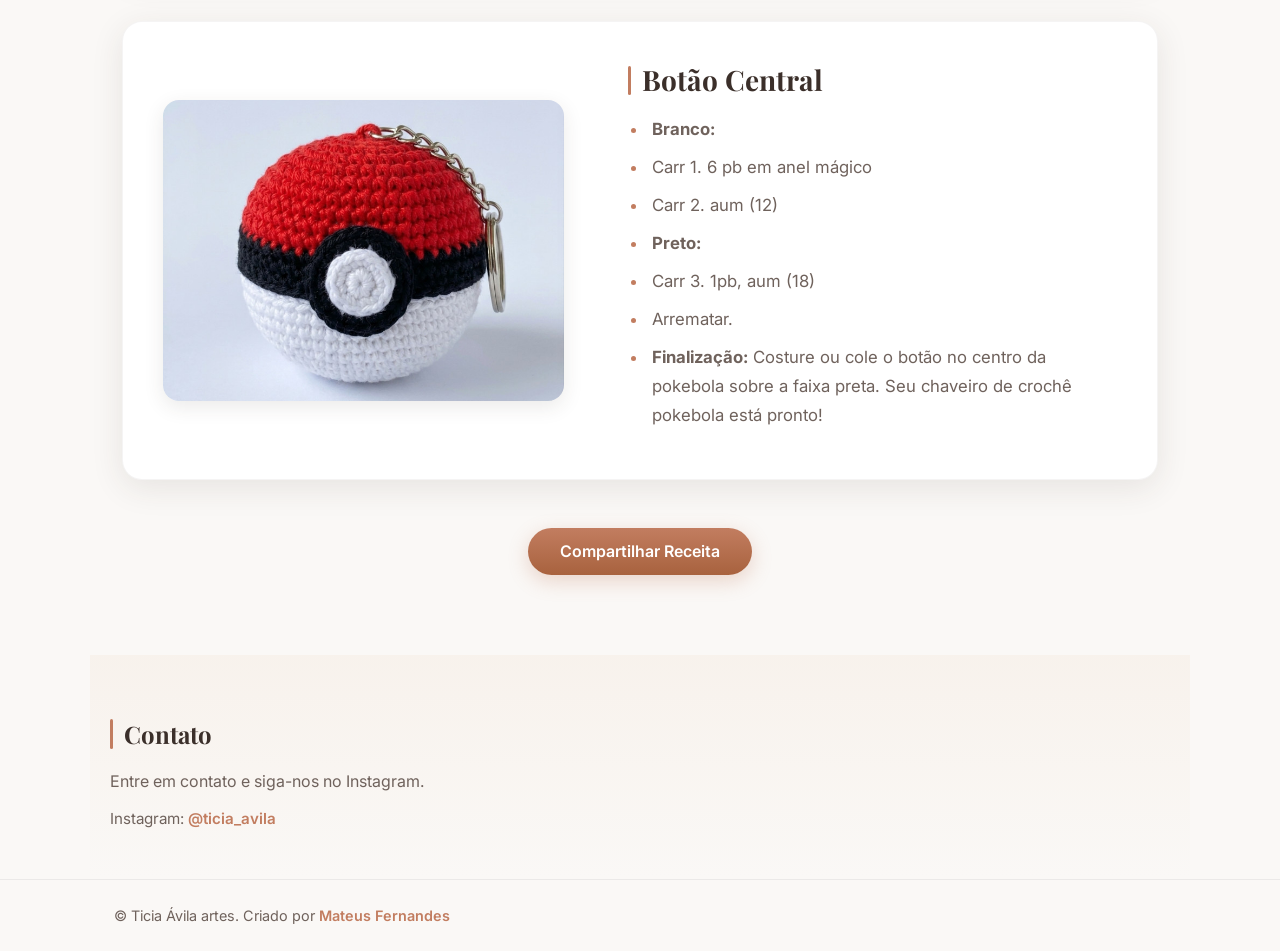
<file: Receita/Pokebola/receita.html>
<!DOCTYPE html>
<html lang="pt-BR">
<head>
  <meta charset="UTF-8" />
  <meta name="viewport" content="width=device-width, initial-scale=1.0" />

  <title>Receita de Pokémon Chaveiro de Crochê Amigurumi | Ticia Ávila</title>
  <meta name="description" content="Aprenda como fazer um lindo chaveiro Pokebola de Amigurumi passo a passo. Tutorial de crochê gratuito com receita detalhada da pokebola e do botão." />

  <link rel="preconnect" href="https://fonts.googleapis.com">
  <link rel="preconnect" href="https://fonts.gstatic.com" crossorigin>
  <link href="https://fonts.googleapis.com/css2?family=Playfair+Display:wght@500;700&family=Inter:wght@400;500;600&display=swap" rel="stylesheet">

  <link rel="stylesheet" href="../../style.css" />
  <link rel="stylesheet" href="../receita.css" />

  <script type="application/ld+json">
  {
    "@context": "https://schema.org",
    "@type": "Recipe",
    "name": "Receita de Pokémon Chaveiro de Crochê Amigurumi",
    "image": [
      "imagem01.jpeg"
    ],
    "author": {
      "@type": "Person",
      "name": "Ticia Ávila"
    },
    "datePublished": "2026-06-14",
    "description": "Padrão de crochê gratuito e rápido para tecer um chaveiro Pokebola de Pokémon em Amigurumi com trocas de cores limpas e aplicação de botão central.",
    "recipeIngredient": [
      "Fio nas cores Vermelho, Preto e Branco",
      "Agulha de crochê recomendada para o seu fio",
      "Fibra siliconada para enchimento",
      "Argola de chaveiro com corrente",
      "Tesoura e agulha de tapeçaria para arremates"
    ],
    "recipeInstructions": [
      {
        "@type": "HowToStep",
        "name": "Chaveiro Pokémon Crochê",
        "text": "Tecer de forma circular iniciando com a cor vermelha por 6 carreiras. Mudar para a cor preta nas carreiras 7 e 8 trabalhando pontos baixíssimos e pontos baixos estruturados. Mudar para a cor branca da carreira 9 até a 14, preenchendo com fibra antes de fechar com diminuições."
      },
      {
        "@type": "HowToStep",
        "name": "Botão Central",
        "text": "Iniciar com anel mágico em fio branco por duas carreiras de aumentos. Mudar para o fio preto na terceira carreira e arrematar para aplicar no centro da Pokebola."
      }
    ]
  }
  </script>
</head>

<body>

<header class="site-header">
  <div class="container header-inner">
    <a href="../../index.html" class="logo">
      Ticia Ávila<span class="logo-sub"> artes</span>
    </a>
  </div>
</header>

<main class="recipe-layout">

  <section id="topo">
    <h1 class="recipe-title">
      Pokémon Chaveiro de Crochê Amigurumi Receita Grátis
    </h1>
    <p class="recipe-subtitle">Crédito: katja.leander</p>
  </section>

  <section class="recipe-block">

    <div class="block-media">
      <img src="pokebola.jpg" alt="Chaveiro Pokebola de crochê amigurumi finalizado com argola">
    </div>

    <div class="block-text">
      <h2 class="TituloReceita">Materiais</h2>
      <ul class="ListaRecipe">
          <li>Fios de algodão nas cores: Vermelho, Preto e Branco</li>
          <li>Agulha de acordo com seu fio de preferência</li>
          <li>Fibra siliconada para enchimento</li>
          <li>Argola para chaveiro</li>
      </ul>
    </div>

  </section>

  <section class="recipe-block reverse">

    <div class="block-media">
      <img src="pokebola.jpg" alt="Passo a passo tecendo a base esférica do chaveiro pokebola">
    </div>

    <div class="block-text">
      <h2 class="TituloReceita">Pokebola</h2>
      <ul class="ListaRecipe">
          <li><strong>Vermelho:</strong></li>
          <li>Carr 1. 6 pb em anel mágico (6)</li>
          <li>Carr 2. aum (12)</li>
          <li>Carr 3. 1pb, aum (18)</li>
          <li>Carr 4. 2pb, aum (24)</li>
          <li>Carr 5-6. 1pb (24)</li>
          <li><strong>Preto:</strong></li>
          <li>Carr 7. pbx (24)</li>
          <li>Carr 8. 1 pb no pbx da 7ª rodada (24)</li>
          <li><strong>Branco:</strong></li>
          <li>Carr 9. pbx (24)</li>
          <li>Carr 10. 1 pb no pbx da 9ª rodada (24)</li>
          <li>Carr 11. 1pb (24)</li>
          <li>Carr 12. 2pb, dim (18)</li>
          <li>Carr 13. 1pb, dim (12)</li>
          <li>Preencher com a fibra siliconada.</li>
          <li>Carr 14. dim (6)</li>
          <li>Arrematar.</li>
      </ul>
    </div>

  </section>

  <section class="recipe-block">

    <div class="block-media">
      <img src="pokebola.jpg" alt="Como tecer o detalhe do botão central preto e branco da pokebola">
    </div>

    <div class="block-text">
      <h2 class="TituloReceita">Botão Central</h2>
      <ul class="ListaRecipe">
          <li><strong>Branco:</strong></li>
          <li>Carr 1. 6 pb em anel mágico</li>
          <li>Carr 2. aum (12)</li>
          <li><strong>Preto:</strong></li>
          <li>Carr 3. 1pb, aum (18)</li>
          <li>Arrematar.</li>
          <li><strong>Finalização:</strong> Costure ou cole o botão no centro da pokebola sobre a faixa preta. Seu chaveiro de crochê pokebola está pronto!</li>
      </ul>
    </div>

  </section>

  <div class="recipe-actions">
    <button id="btnShare">Compartilhar Receita</button>
  </div>

</main>

<section id="contato" class="contato container">
  <h2>Contato</h2>
  <p>Entre em contato e siga-nos no Instagram.</p>
  <ul class="contact-list">
    <li>Instagram: <a href="https://www.instagram.com/ticia_avila/" target="_blank" rel="noopener">@ticia_avila</a></li>
  </ul>
</section>

<footer class="site-footer">
  <div class="container footer-inner">
    <p>© <span id="year"></span> Ticia Ávila artes. Criado por <a href="https://www.instagram.com/mateus_moura_tt/" target="_blank">Mateus Fernandes</a></p>
  </div>
</footer>

</body>
</html>
</file>
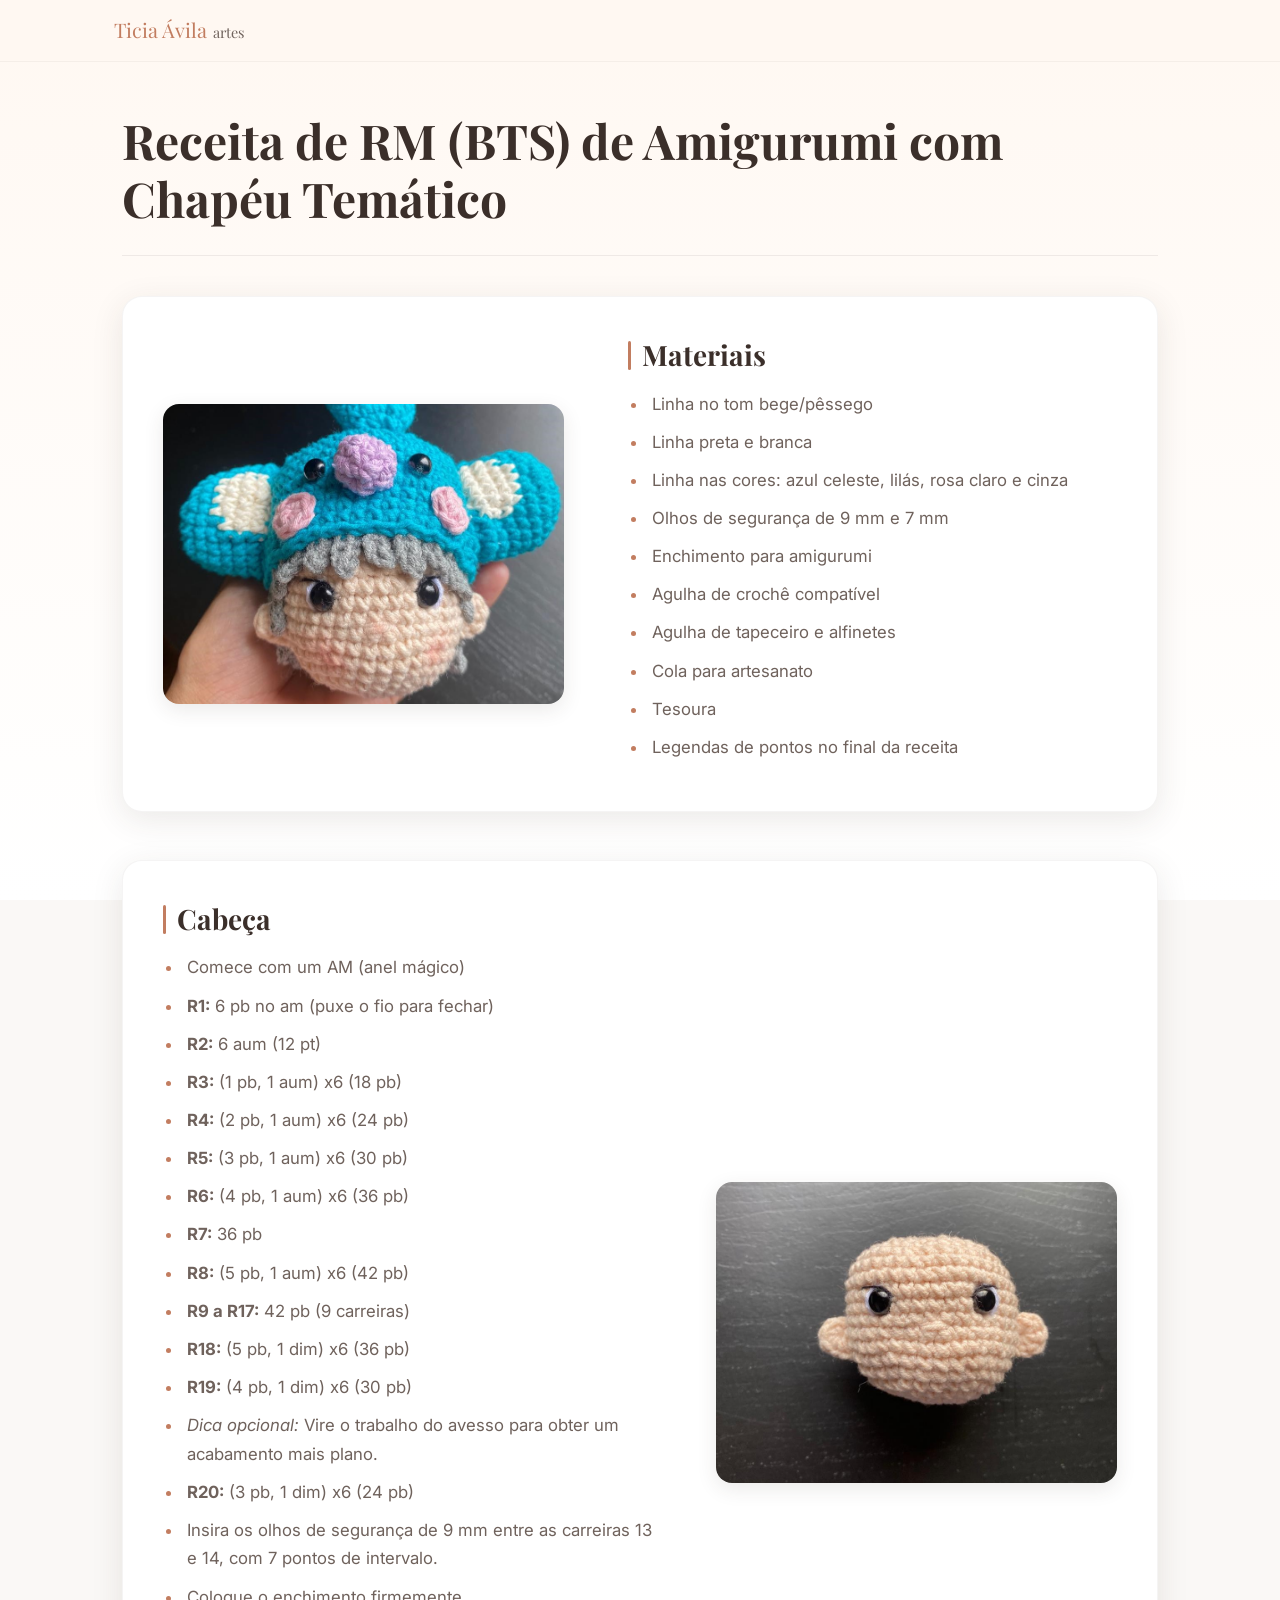
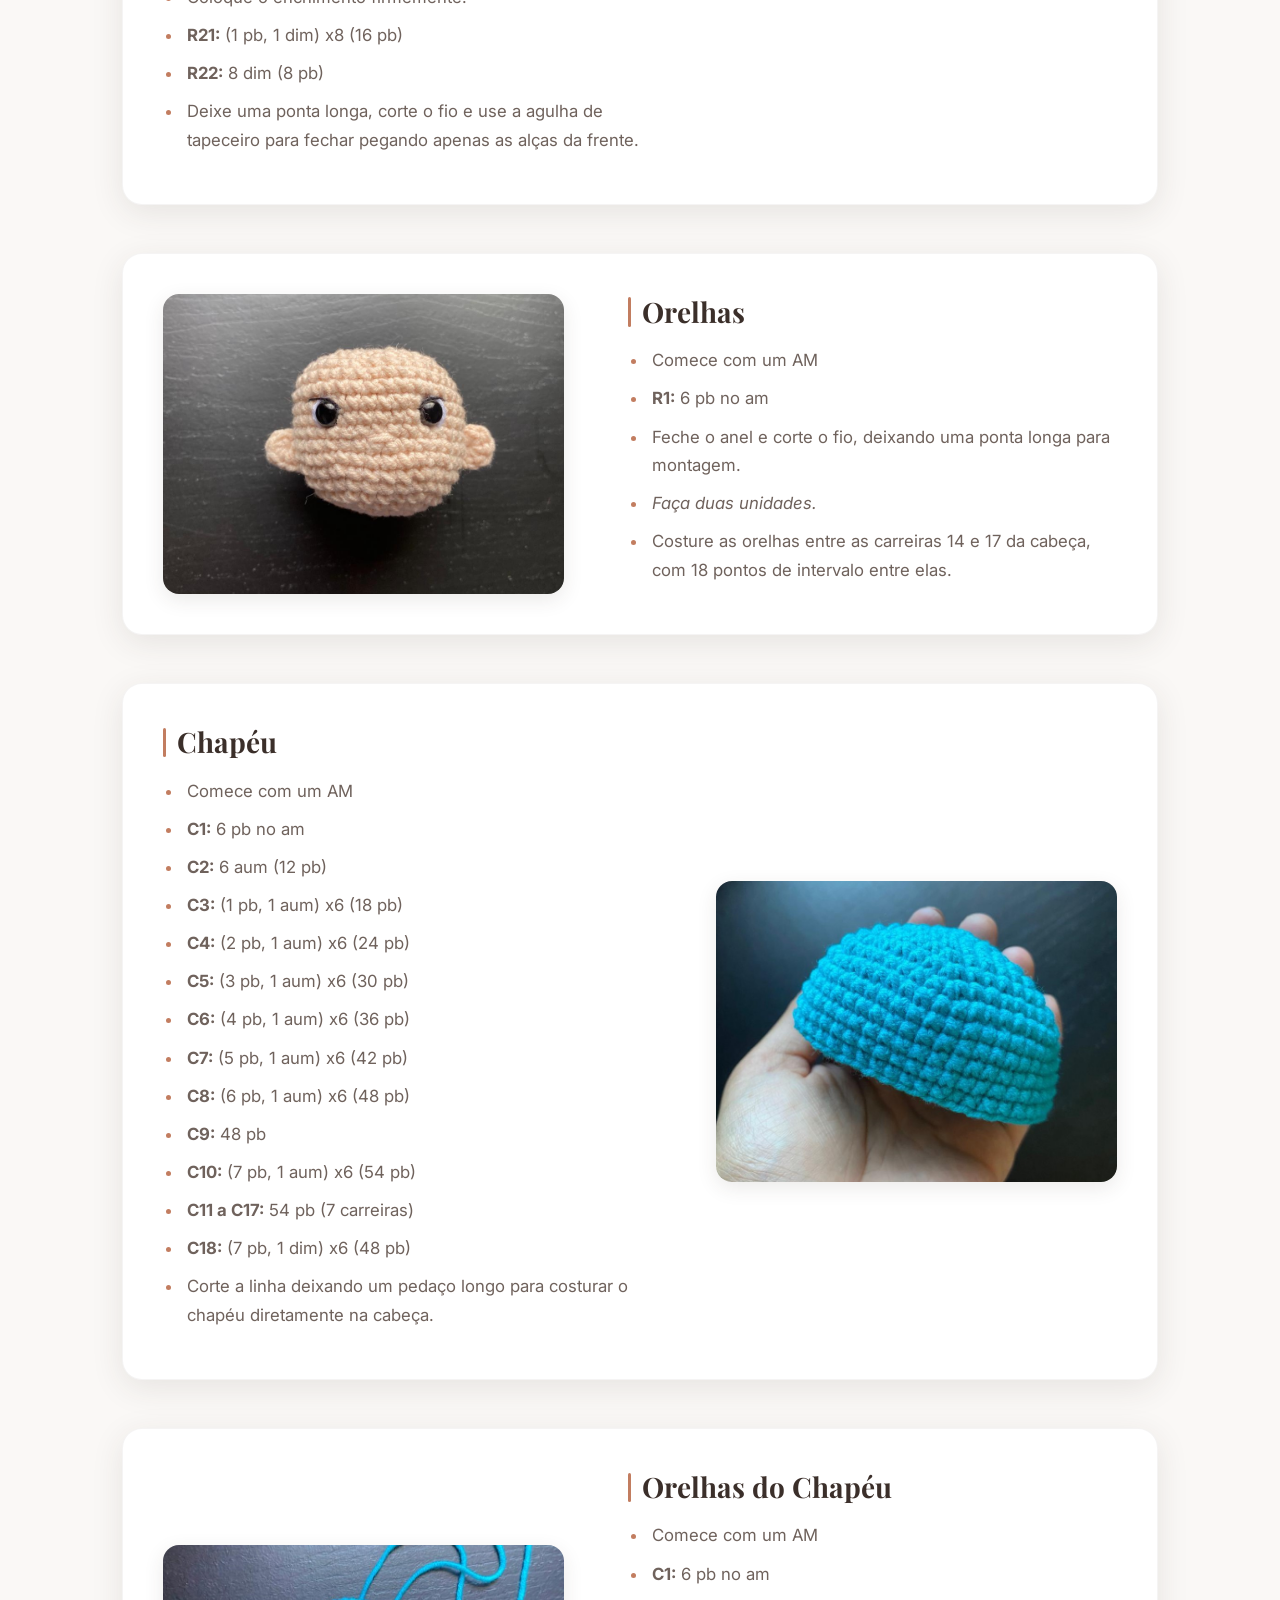
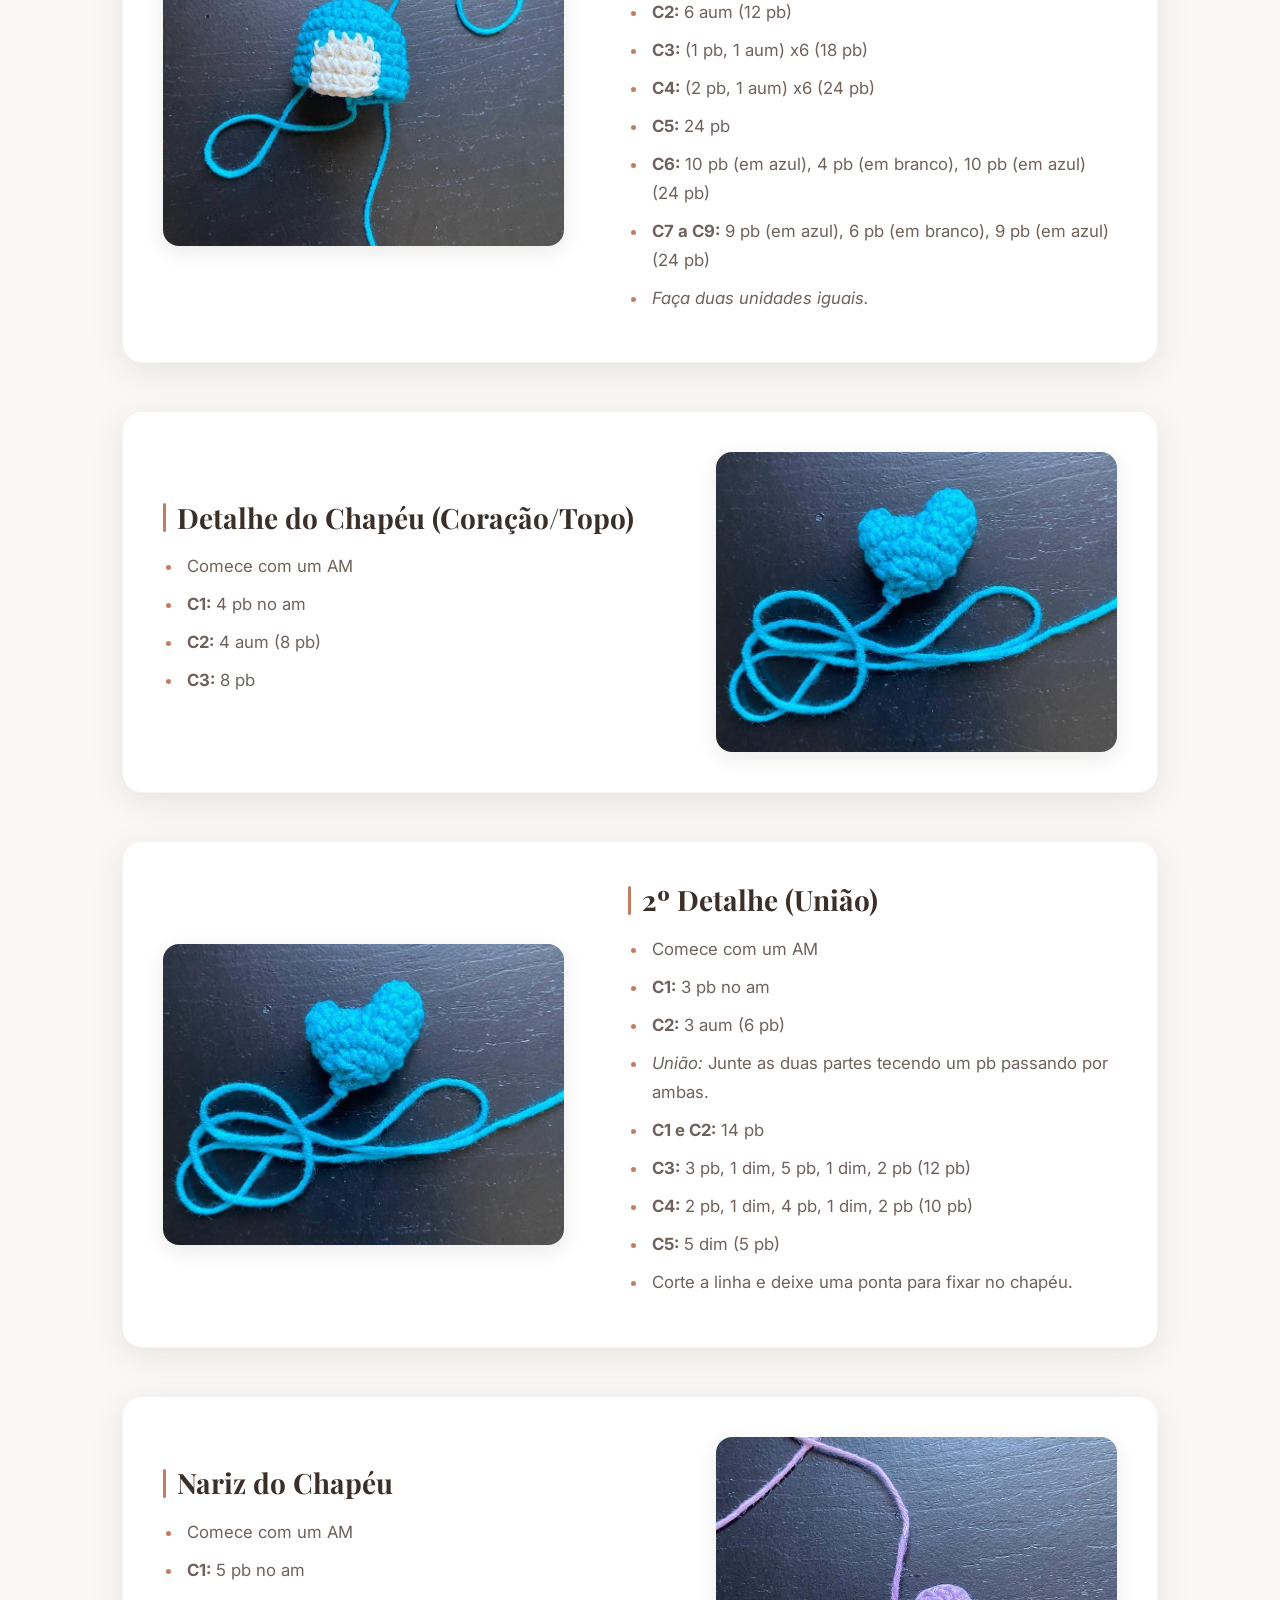
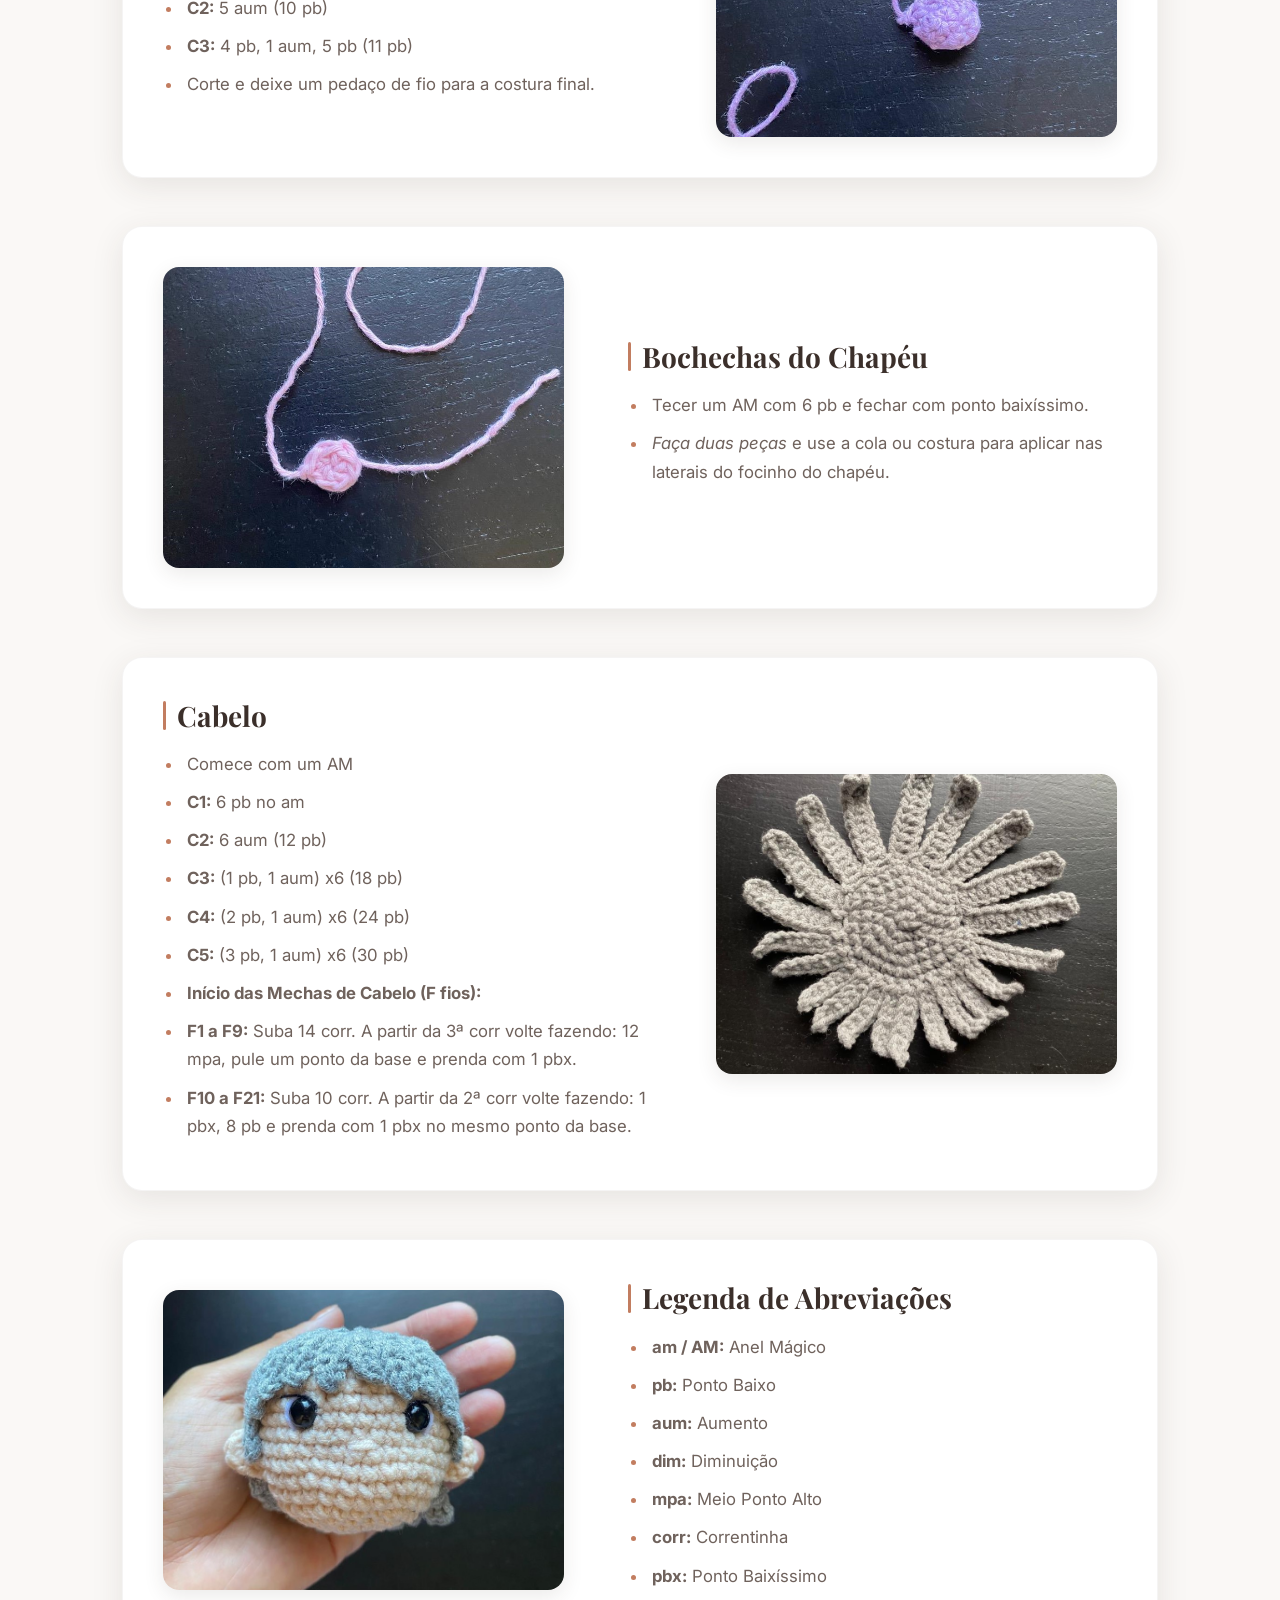
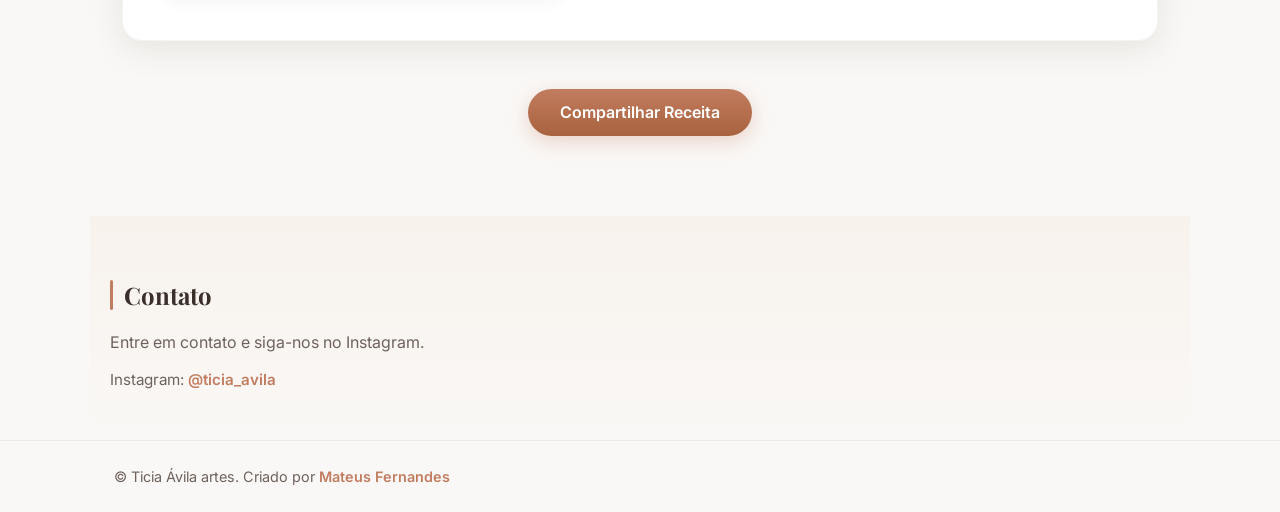
<file: Receita/RM/receita.html>
<!DOCTYPE html>
<html lang="pt-BR">
<head>
  <meta charset="UTF-8" />
  <meta name="viewport" content="width=device-width, initial-scale=1.0" />

  <title>Receita de RM (BTS) de Amigurumi Passo a Passo Grátis | Ticia Ávila</title>
  <meta name="description" content="Aprenda como fazer o RM do BTS de Amigurumi com chapéu fofo passo a passo. Padrão de crochê gratuito completo com cabelo, detalhes e montagem." />

  <link rel="preconnect" href="https://fonts.googleapis.com">
  <link rel="preconnect" href="https://fonts.gstatic.com" crossorigin>
  <link href="https://fonts.googleapis.com/css2?family=Playfair+Display:wght@500;700&family=Inter:wght@400;500;600&display=swap" rel="stylesheet">

  <link rel="stylesheet" href="../../style.css" />
  <link rel="stylesheet" href="../receita.css" />

  <script type="application/ld+json">
  {
    "@context": "https://schema.org",
    "@type": "Recipe",
    "name": "Receita de RM do BTS de Amigurumi com Chapéu",
    "image": [
      "imagem (01).jpeg"
    ],
    "author": {
      "@type": "Person",
      "name": "Ticia Ávila"
    },
    "datePublished": "2026-06-11",
    "description": "Tutorial gratuito de crochê para tecer o RM, líder do grupo BTS, em versão Amigurumi usando um chapéu personalizado fofinho.",
    "recipeIngredient": [
      "Linha de amigurumi tom bege/pêssego",
      "Linha de amigurumi preta e branca",
      "Linha de amigurumi azul celeste, lilás, rosa claro e cinza",
      "Olhos de segurança de 9 mm e 7 mm",
      "Agulha de crochê compatível",
      "Enchimento de fibra siliconada",
      "Agulha de tapeceiro e alfinetes",
      "Tesoura",
      "Cola para artesanato"
    ],
    "recipeInstructions": [
      {
        "@type": "HowToStep",
        "name": "Confecção da Cabeça e Orelhas",
        "text": "Tecer a cabeça em formato esférico a partir do anel mágico até atingir 42 pontos baixos. Posicionar os olhos de segurança de 9 mm entre as carreiras 13 e 14 com 7 pontos de intervalo. Finalizar enchendo e costurando as orelhas laterais."
      },
      {
        "@type": "HowToStep",
        "name": "Confecção do Chapéu Personalizado",
        "text": "Criar a base do chapéu azul celeste subindo as carreiras circulares com aumentos progressivos até 54 pontos para cobrir a cabeça. Adicionar as orelhas mesclando as cores azul e branco."
      },
      {
        "@type": "HowToStep",
        "name": "Detalhes Faciais do Chapéu",
        "text": "Crochetar o detalhe de coração para o topo, o focinho/nariz e as bochechas rosadas em anel mágico de 6pb. Fixar ou colar as partes de forma centralizada no chapéu."
      },
      {
        "@type": "HowToStep",
        "name": "Cabelo e Acabamento",
        "text": "Tecer a base do cabelo e levantar as mechas (fios) alternando correntes de 14 e 10 pontos usando meio ponto alto e pontos baixíssimos para criar as franjas estilizadas."
      }
    ]
  }
  </script>
</head>

<body>

<header class="site-header">
  <div class="container header-inner">
    <a href="../../index.html" class="logo">
      Ticia Ávila<span class="logo-sub"> artes</span>
    </a>
  </div>
</header>

<main class="recipe-layout">

  <section id="topo">
    <h1 class="recipe-title">
      Receita de RM (BTS) de Amigurumi com Chapéu Temático
    </h1>
  </section>

  <section class="recipe-block">

    <div class="block-media">
      <img src="imagem (01).jpeg" alt="Materiais e linhas coloridas para fazer o RM do BTS em amigurumi">
    </div>

    <div class="block-text">
      <h2 class="TituloReceita">Materiais</h2>
      <ul class="ListaRecipe">
            <li>Linha no tom bege/pêssego</li>
            <li>Linha preta e branca</li>
            <li>Linha nas cores: azul celeste, lilás, rosa claro e cinza</li>
            <li>Olhos de segurança de 9 mm e 7 mm</li>
            <li>Enchimento para amigurumi</li>
            <li>Agulha de crochê compatível</li>
            <li>Agulha de tapeceiro e alfinetes</li>
            <li>Cola para artesanato</li>
            <li>Tesoura</li>
            <li>Legendas de pontos no final da receita</li>
      </ul>
    </div>

  </section>

  <section class="recipe-block reverse">

    <div class="block-media">
      <img src="imagem (02).jpeg" alt="Passo a passo tecendo a cabeça do boneco de crochê do BTS">
    </div>

    <div class="block-text">
      <h2 class="TituloReceita">Cabeça</h2>
      <ul class="ListaRecipe">
        <li>Comece com um AM (anel mágico)</li>
        <li><strong>R1:</strong> 6 pb no am (puxe o fio para fechar)</li>
        <li><strong>R2:</strong> 6 aum (12 pt)</li>
        <li><strong>R3:</strong> (1 pb, 1 aum) x6 (18 pb)</li>
        <li><strong>R4:</strong> (2 pb, 1 aum) x6 (24 pb)</li>
        <li><strong>R5:</strong> (3 pb, 1 aum) x6 (30 pb)</li>
        <li><strong>R6:</strong> (4 pb, 1 aum) x6 (36 pb)</li>
        <li><strong>R7:</strong> 36 pb</li>
        <li><strong>R8:</strong> (5 pb, 1 aum) x6 (42 pb)</li>
        <li><strong>R9 a R17:</strong> 42 pb (9 carreiras)</li>
        <li><strong>R18:</strong> (5 pb, 1 dim) x6 (36 pb)</li>
        <li><strong>R19:</strong> (4 pb, 1 dim) x6 (30 pb)</li>
        <li><em>Dica opcional:</em> Vire o trabalho do avesso para obter um acabamento mais plano.</li>
        <li><strong>R20:</strong> (3 pb, 1 dim) x6 (24 pb)</li>
        <li>Insira os olhos de segurança de 9 mm entre as carreiras 13 e 14, com 7 pontos de intervalo.</li>
        <li>Coloque o enchimento firmemente.</li>
        <li><strong>R21:</strong> (1 pb, 1 dim) x8 (16 pb)</li>
        <li><strong>R22:</strong> 8 dim (8 pb)</li>
        <li>Deixe uma ponta longa, corte o fio e use a agulha de tapeceiro para fechar pegando apenas as alças da frente.</li>
      </ul>
    </div>

  </section>

  <section class="recipe-block">

    <div class="block-media">
      <img src="imagem (02).jpeg" alt="Como fazer e costurar as orelhas do amigurumi do RM">
    </div>

    <div class="block-text">
      <h2 class="TituloReceita">Orelhas</h2>
      <ul class="ListaRecipe">
          <li>Comece com um AM</li>
          <li><strong>R1:</strong> 6 pb no am</li>
          <li>Feche o anel e corte o fio, deixando uma ponta longa para montagem.</li>
          <li><em>Faça duas unidades.</em></li>
          <li>Costure as orelhas entre as carreiras 14 e 17 da cabeça, com 18 pontos de intervalo entre elas.</li>
      </ul>
    </div>

  </section>

  <section class="recipe-block reverse">

    <div class="block-media">
      <img src="imagem (03).jpeg" alt="Tecendo o chapéu azul do personagem para o boneco K-Pop">
    </div>

    <div class="block-text">
      <h2 class="TituloReceita">Chapéu</h2>
      <ul class="ListaRecipe">
          <li>Comece com um AM</li>
          <li><strong>C1:</strong> 6 pb no am</li>
          <li><strong>C2:</strong> 6 aum (12 pb)</li>
          <li><strong>C3:</strong> (1 pb, 1 aum) x6 (18 pb)</li>
          <li><strong>C4:</strong> (2 pb, 1 aum) x6 (24 pb)</li>
          <li><strong>C5:</strong> (3 pb, 1 aum) x6 (30 pb)</li>
          <li><strong>C6:</strong> (4 pb, 1 aum) x6 (36 pb)</li>
          <li><strong>C7:</strong> (5 pb, 1 aum) x6 (42 pb)</li>
          <li><strong>C8:</strong> (6 pb, 1 aum) x6 (48 pb)</li>
          <li><strong>C9:</strong> 48 pb</li>
          <li><strong>C10:</strong> (7 pb, 1 aum) x6 (54 pb)</li>
          <li><strong>C11 a C17:</strong> 54 pb (7 carreiras)</li>
          <li><strong>C18:</strong> (7 pb, 1 dim) x6 (48 pb)</li>
          <li>Corte a linha deixando um pedaço longo para costurar o chapéu diretamente na cabeça.</li>
      </ul>
    </div>

  </section>

  <section class="recipe-block">

    <div class="block-media">
      <img src="imagem (04).jpeg" alt="Como fazer a troca de cor azul e branco nas orelhas do chapéu amigurumi">
    </div>

    <div class="block-text">
      <h2 class="TituloReceita">Orelhas do Chapéu</h2>
      <ul class="ListaRecipe">
        <li>Comece com um AM</li>
        <li><strong>C1:</strong> 6 pb no am</li>
        <li><strong>C2:</strong> 6 aum (12 pb)</li>
        <li><strong>C3:</strong> (1 pb, 1 aum) x6 (18 pb)</li>
        <li><strong>C4:</strong> (2 pb, 1 aum) x6 (24 pb)</li>
        <li><strong>C5:</strong> 24 pb</li>
        <li><strong>C6:</strong> 10 pb (em azul), 4 pb (em branco), 10 pb (em azul) (24 pb)</li>
        <li><strong>C7 a C9:</strong> 9 pb (em azul), 6 pb (em branco), 9 pb (em azul) (24 pb)</li>
        <li><em>Faça duas unidades iguais.</em></li>
      </ul>
    </div>

  </section>

  <section class="recipe-block reverse">

    <div class="block-media">
      <img src="imagem (05).jpeg" alt="Pequeno detalhe de coração feito em crochê para o topo do gorro">
    </div>

    <div class="block-text">
      <h2 class="TituloReceita">Detalhe do Chapéu (Coração/Topo)</h2>
      <ul class="ListaRecipe">
        <li>Comece com um AM</li>
        <li><strong>C1:</strong> 4 pb no am</li>
        <li><strong>C2:</strong> 4 aum (8 pb)</li>
        <li><strong>C3:</strong> 8 pb</li>
      </ul>
    </div>

  </section>

  <section class="recipe-block">

    <div class="block-media">
      <img src="imagem (05).jpeg" alt="Unindo as partes do topo do acessório em amigurumi">
    </div>

    <div class="block-text">
      <h2 class="TituloReceita">2º Detalhe (União)</h2>
      <ul class="ListaRecipe">
        <li>Comece com um AM</li>
        <li><strong>C1:</strong> 3 pb no am</li>
        <li><strong>C2:</strong> 3 aum (6 pb)</li>
        <li><em>União:</em> Junte as duas partes tecendo um pb passando por ambas.</li>
        <li><strong>C1 e C2:</strong> 14 pb</li>
        <li><strong>C3:</strong> 3 pb, 1 dim, 5 pb, 1 dim, 2 pb (12 pb)</li>
        <li><strong>C4:</strong> 2 pb, 1 dim, 4 pb, 1 dim, 2 pb (10 pb)</li>
        <li><strong>C5:</strong> 5 dim (5 pb)</li>
        <li>Corte a linha e deixe uma ponta para fixar no chapéu.</li>
      </ul>
    </div>

  </section>
  
  <section class="recipe-block reverse">

    <div class="block-media">
      <img src="imagem (07).jpeg" alt="Focinho do personagem feito de crochê">
    </div>

    <div class="block-text">
      <h2 class="TituloReceita">Nariz do Chapéu</h2>
      <ul class="ListaRecipe">
        <li>Comece com um AM</li>
        <li><strong>C1:</strong> 5 pb no am</li>
        <li><strong>C2:</strong> 5 aum (10 pb)</li>
        <li><strong>C3:</strong> 4 pb, 1 aum, 5 pb (11 pb)</li>
        <li>Corte e deixe um pedaço de fio para a costura final.</li>
      </ul>
    </div>

  </section>

  <section class="recipe-block">

    <div class="block-media">
      <img src="imagem (08).jpeg" alt="Pequenas bochechas rosadas de amigurumi para colar no gorro">
    </div>

    <div class="block-text">
      <h2 class="TituloReceita">Bochechas do Chapéu</h2>
      <ul class="ListaRecipe">
        <li>Tecer um AM com 6 pb e fechar com ponto baixíssimo.</li>
        <li><em>Faça duas peças</em> e use a cola ou costura para aplicar nas laterais do focinho do chapéu.</li>
      </ul>
    </div>

  </section>

  <section class="recipe-block reverse">

    <div class="block-media">
      <img src="imagem (09).jpeg" alt="Como fazer o cabelo do boneco do BTS de crochê com mechas e franja">
    </div>

    <div class="block-text">
      <h2 class="TituloReceita">Cabelo</h2>
      <ul class="ListaRecipe">
        <li>Comece com um AM</li>
        <li><strong>C1:</strong> 6 pb no am</li>
        <li><strong>C2:</strong> 6 aum (12 pb)</li>
        <li><strong>C3:</strong> (1 pb, 1 aum) x6 (18 pb)</li>
        <li><strong>C4:</strong> (2 pb, 1 aum) x6 (24 pb)</li>
        <li><strong>C5:</strong> (3 pb, 1 aum) x6 (30 pb)</li>
        <li><strong>Início das Mechas de Cabelo (F fios):</strong></li>
        <li><strong>F1 a F9:</strong> Suba 14 corr. A partir da 3ª corr volte fazendo: 12 mpa, pule um ponto da base e prenda com 1 pbx.</li>
        <li><strong>F10 a F21:</strong> Suba 10 corr. A partir da 2ª corr volte fazendo: 1 pbx, 8 pb e prenda com 1 pbx no mesmo ponto da base.</li>
      </ul>
    </div>

  </section>

  <section class="recipe-block">

    <div class="block-media">
      <img src="imagem (10).jpeg" alt="Tabela com legendas e abreviações dos pontos de crochê utilizados">
    </div>

    <div class="block-text">
      <h2 class="TituloReceita">Legenda de Abreviações</h2>
      <ul class="ListaRecipe">
        <li><strong>am / AM:</strong> Anel Mágico</li>
        <li><strong>pb:</strong> Ponto Baixo</li>
        <li><strong>aum:</strong> Aumento</li>
        <li><strong>dim:</strong> Diminuição</li>
        <li><strong>mpa:</strong> Meio Ponto Alto</li>
        <li><strong>corr:</strong> Correntinha</li>
        <li><strong>pbx:</strong> Ponto Baixíssimo</li>
      </ul>
    </div>

  </section>

  <div class="recipe-actions">
    <button id="btnShare">Compartilhar Receita</button>
  </div>

</main>

<section id="contato" class="contato container">
  <h2>Contato</h2>
  <p>Entre em contato e siga-nos no Instagram.</p>
  <ul class="contact-list">
    <li>Instagram: <a href="https://www.instagram.com/ticia_avila/" target="_blank" rel="noopener">@ticia_avila</a></li>
  </ul>
</section>

<footer class="site-footer">
  <div class="container footer-inner">
    <p>© <span id="year"></span> Ticia Ávila artes. Criado por <a href="https://www.instagram.com/mateus_moura_tt/" target="_blank">Mateus Fernandes</a></p>
  </div>
</footer>

</body>
</html>
</file>
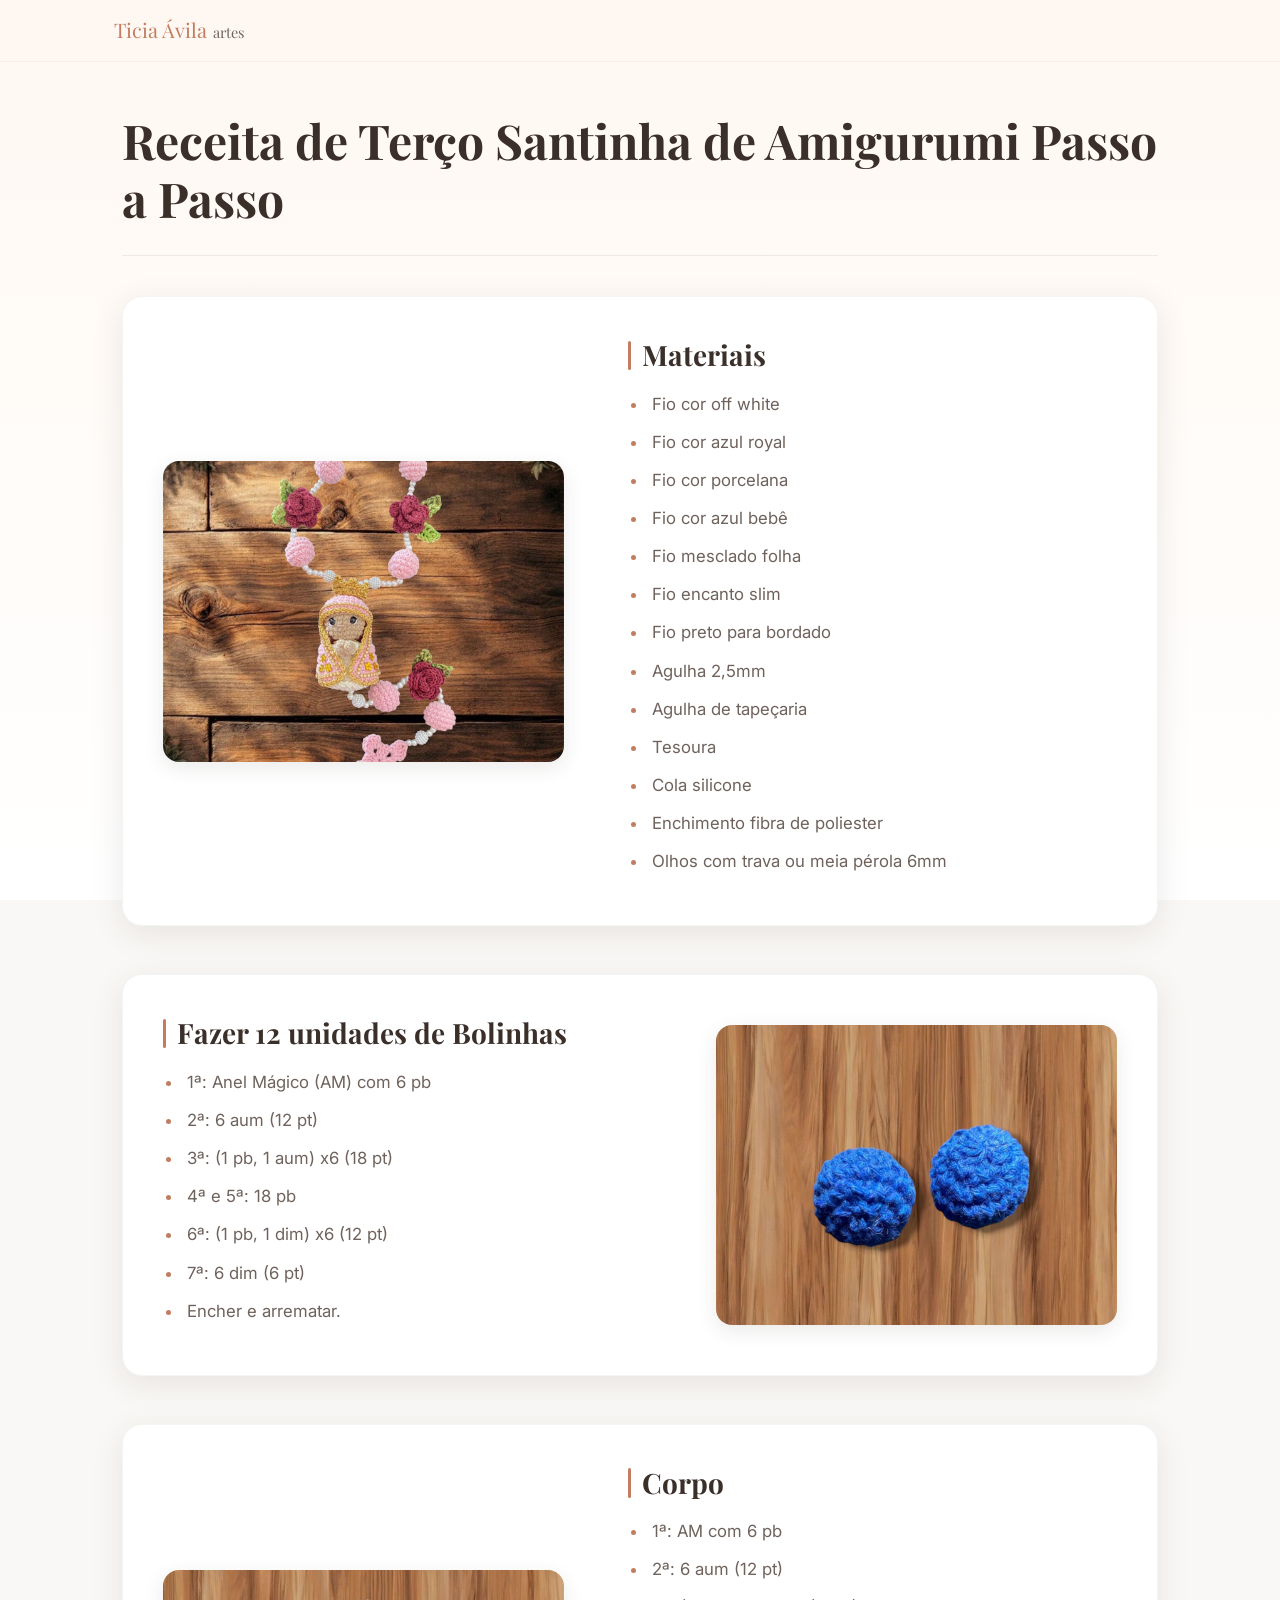
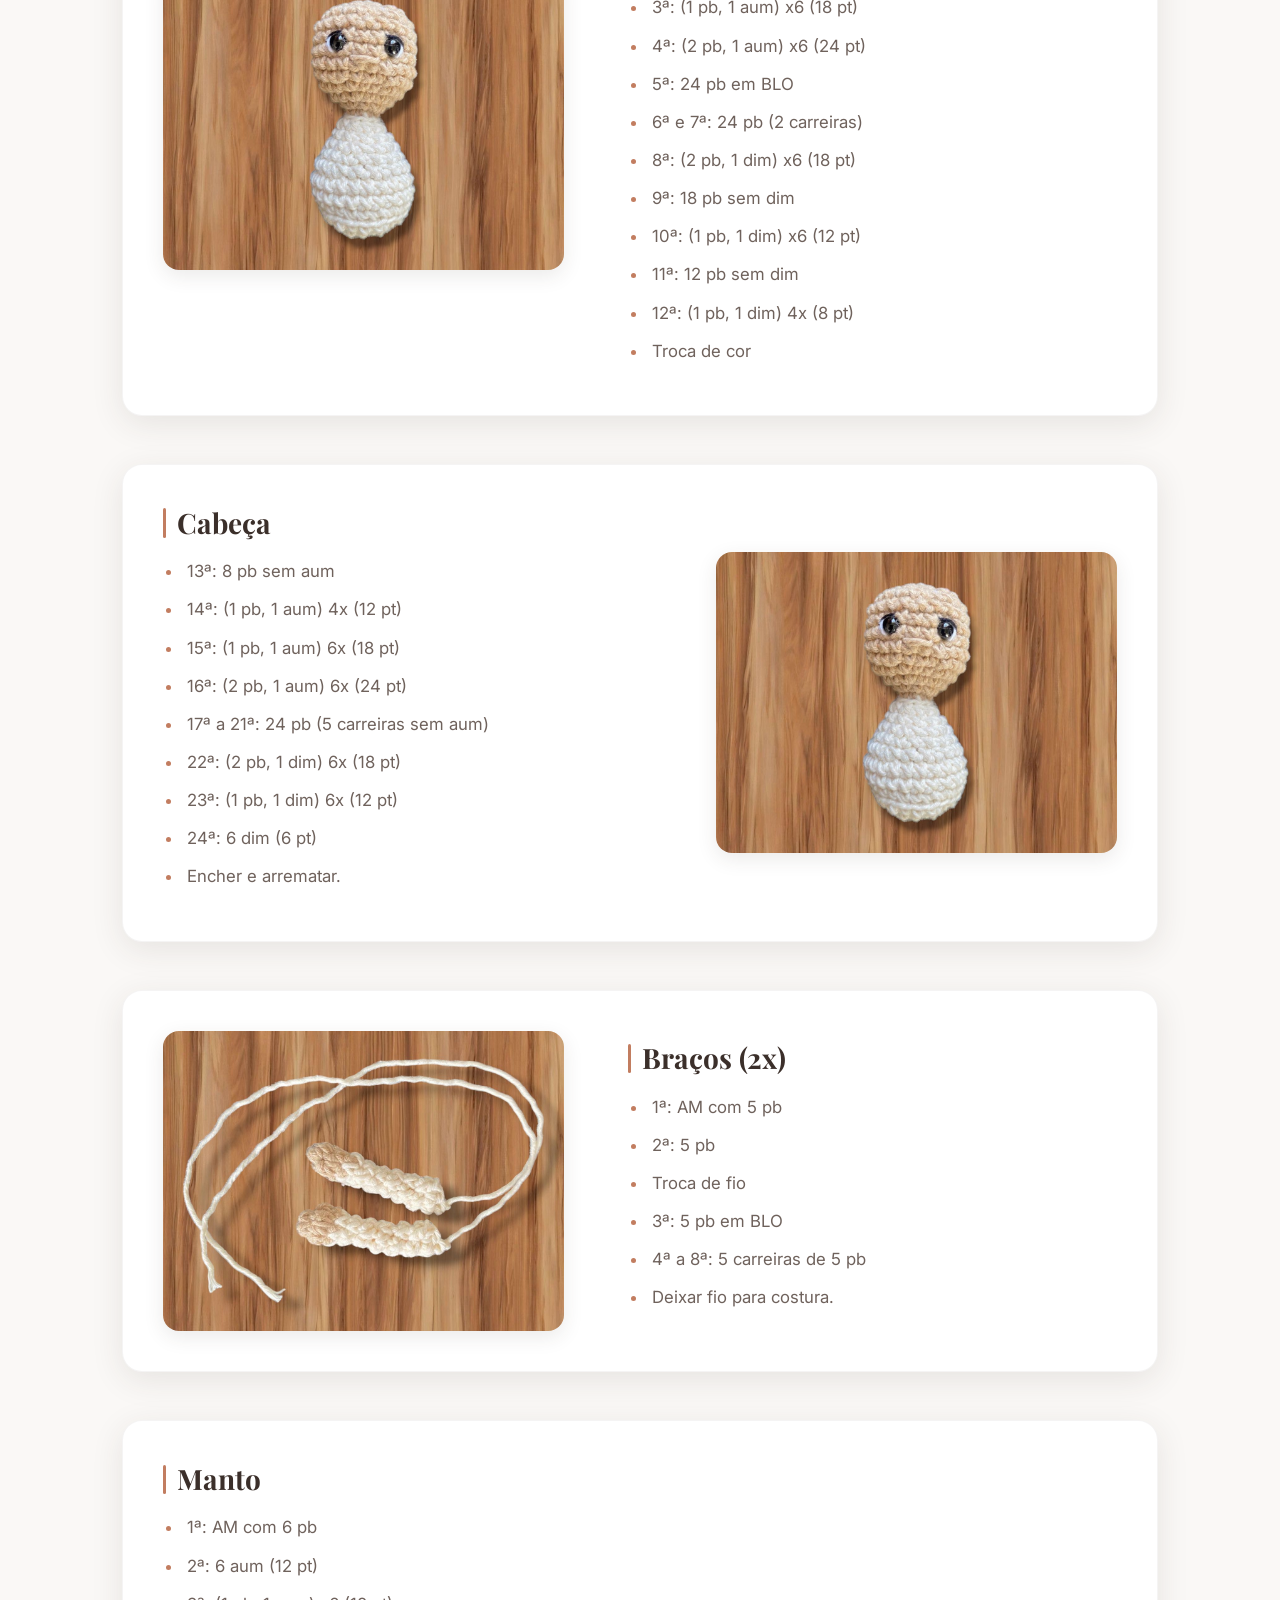
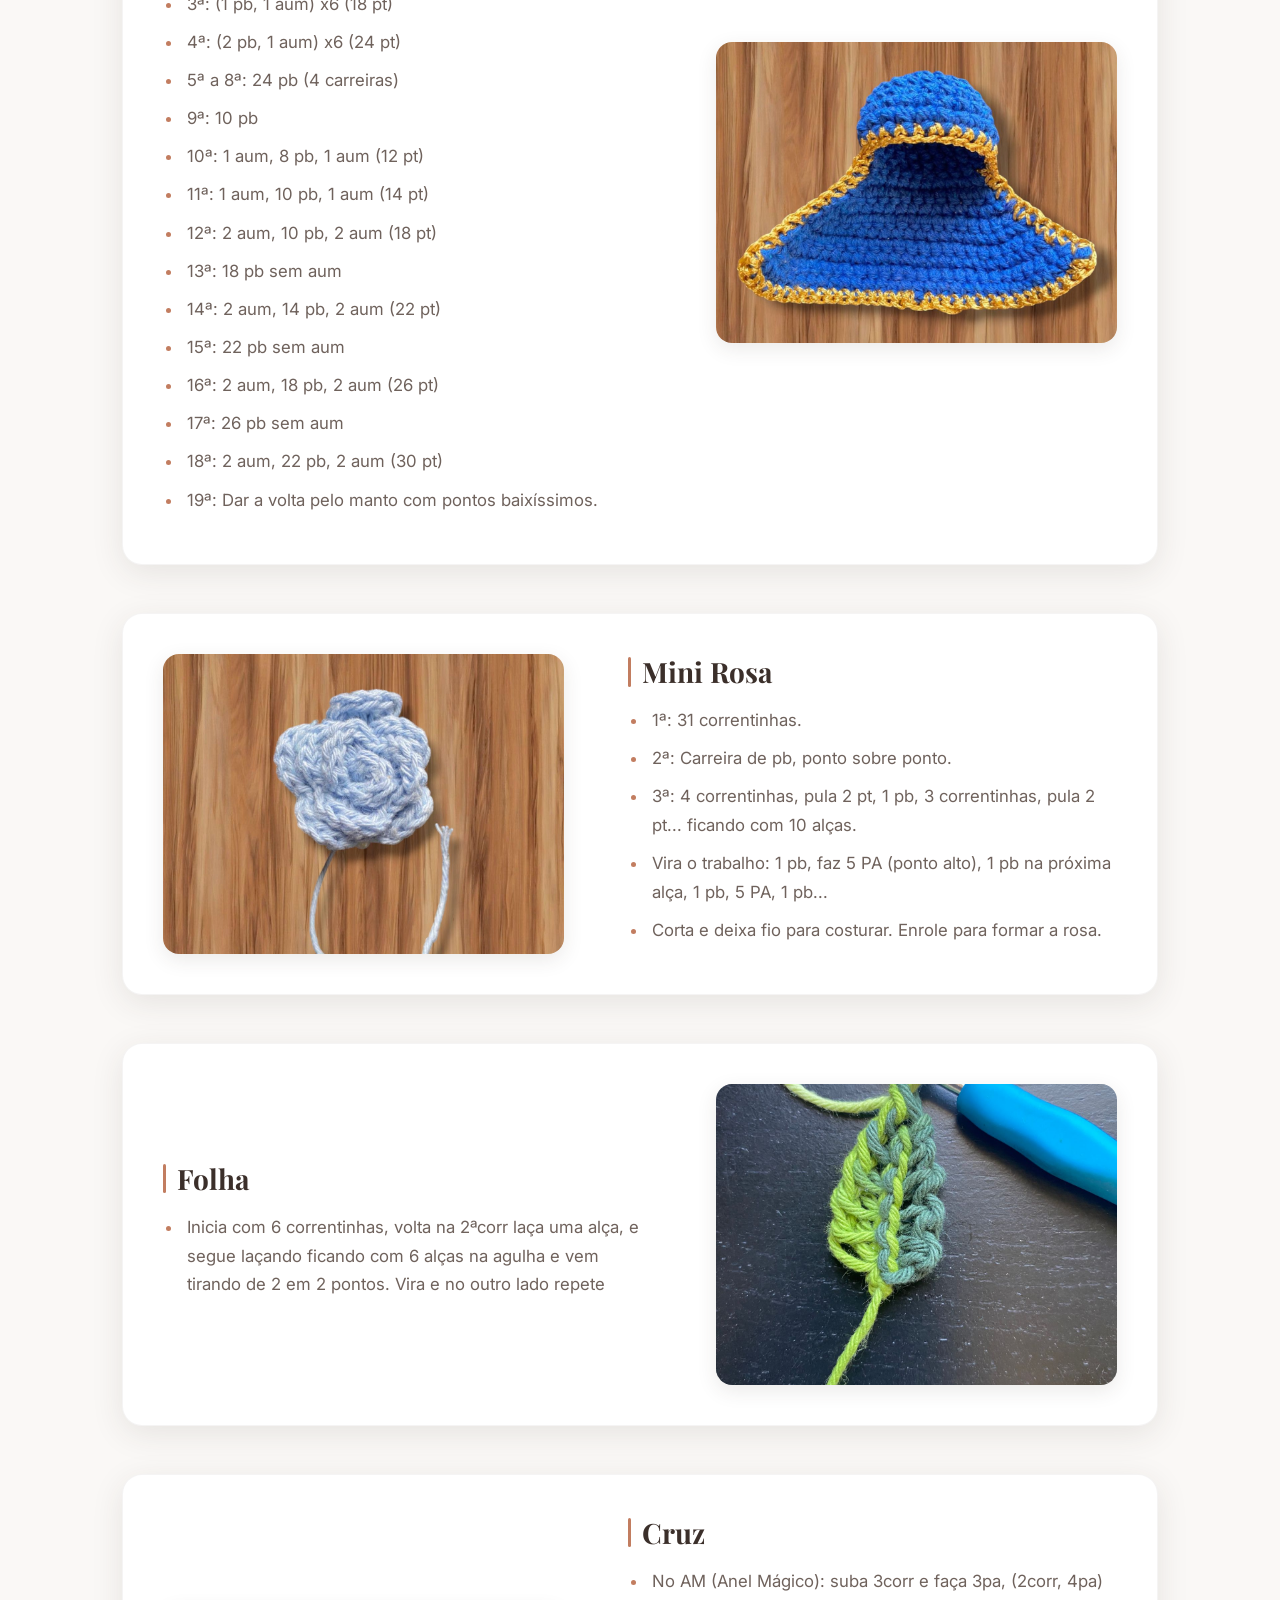
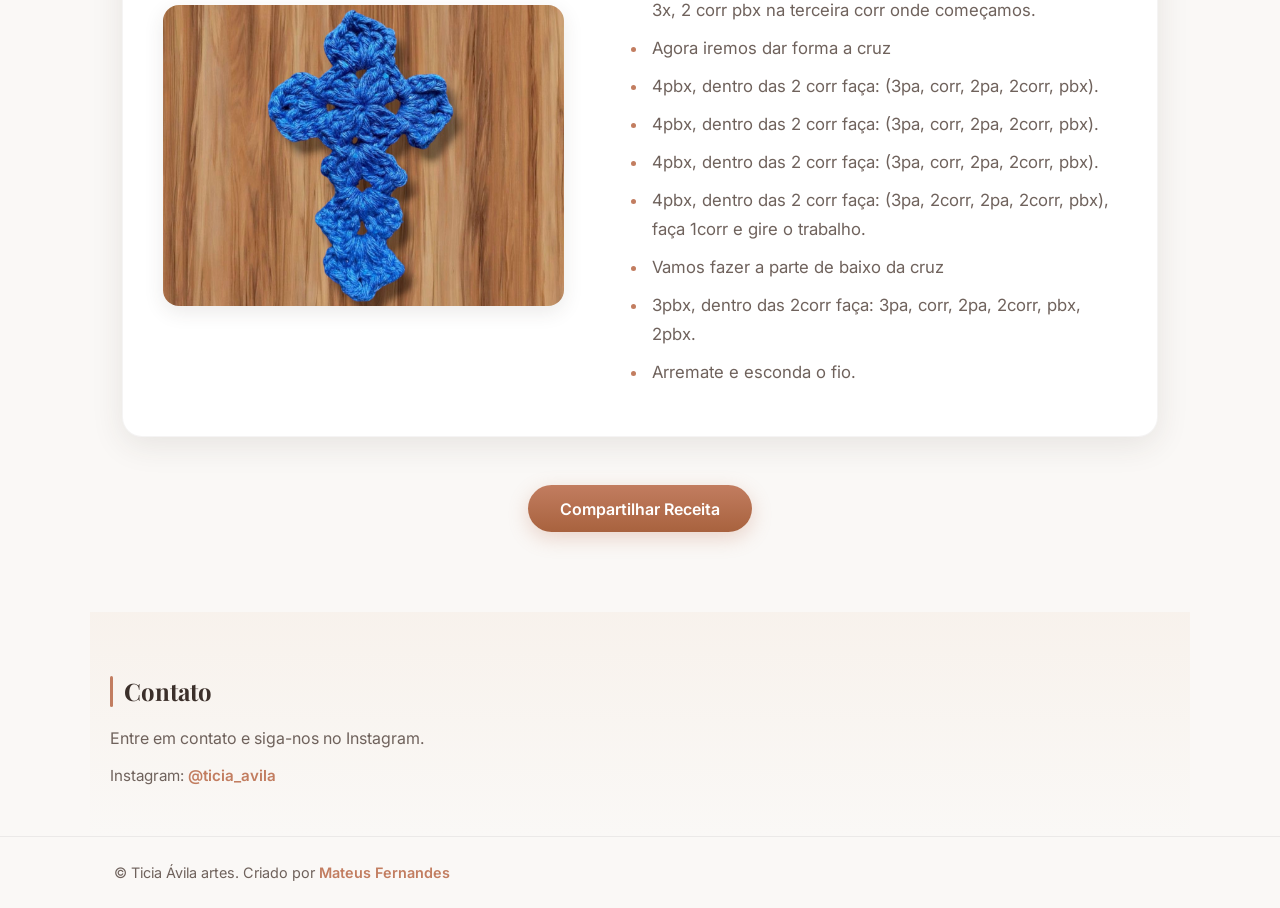
<file: Receita/Terco/receita.html>
<!DOCTYPE html>
<html lang="pt-BR">
<head>
  <meta charset="UTF-8" />
  <meta name="viewport" content="width=device-width, initial-scale=1.0" />

  <title>Receita de Terço Santinha de Amigurumi Grátis | Ticia Ávila</title>
  <meta name="description" content="Aprenda como fazer um lindo Terço Santinha de Amigurumi passo a passo. Tutorial gratuito com lista de materiais, pontos e montagem da mini santa e da cruz." />

  <link rel="preconnect" href="https://fonts.googleapis.com">
  <link rel="preconnect" href="https://fonts.gstatic.com" crossorigin>
  <link href="https://fonts.googleapis.com/css2?family=Playfair+Display:wght@500;700&family=Inter:wght@400;500;600&display=swap" rel="stylesheet">

  <link rel="stylesheet" href="../../style.css" />
  <link rel="stylesheet" href="../receita.css" />

  <script type="application/ld+json">
  {
    "@context": "https://schema.org",
    "@type": "Recipe",
    "name": "Receita de Terço Santinha de Amigurumi",
    "image": [
      "imagem(01).jpeg"
    ],
    "author": {
      "@type": "Person",
      "name": "Ticia Ávila"
    },
    "datePublished": "2026-06-10",
    "description": "Aprenda como fazer un lindo Terço Santinha de Amigurumi passo a passo. Tutorial gratuito com lista completa de materiais, pontos e montagem da mini santa e da cruz de crochê.",
    "recipeIngredient": [
      "Fio cor off white",
      "Fio cor azul royal",
      "Fio cor porcelana",
      "Fio cor azul bebê",
      "Fio mesclado folha",
      "Fio encanto slim",
      "Fio preto para bordado",
      "Agulha de crochê 2,5mm",
      "Agulha de tapeçaria",
      "Tesoura",
      "Cola de silicone",
      "Enchimento de fibra de poliéster",
      "Olhos com trava ou meia pérola 6mm"
    ],
    "recipeInstructions": [
      {
        "@type": "HowToStep",
        "name": "Bolinhas do Terço",
        "text": "Tecer 12 unidades de bolinhas iniciando com Anel Mágico de 6pb, fazendo aumentos até 12pt, diminuições e finalizando com arremate."
      },
      {
        "@type": "HowToStep",
        "name": "Corpo da Santinha",
        "text": "Iniciar com AM de 6pb, evoluindo com aumentos até 24pb em BLO, trabalhar carreiras retas e reduzir com diminuições graduais até 8pt para a troca de cor."
      },
      {
        "@type": "HowToStep",
        "name": "Cabeça da Santinha",
        "text": "Subir a partir do corpo fazendo aumentos progressivos até 24pb, tecer 5 carreiras sem aumentos e fechar com diminuições de 6dim."
      },
      {
        "@type": "HowToStep",
        "name": "Braços",
        "text": "Tecer 2 unidades começando com AM de 5pb, fazer a troca de fio em BLO e finalizar deixando fio longo para a costura simétrica."
      },
      {
        "@type": "HowToStep",
        "name": "Manto Azul",
        "text": "Iniciar com AM de 6pb e trabalhar aumentos até 24pb. A partir da carreira 9, fazer aumentos nas laterais até atingir 30pt e contornar com pontos baixíssimos."
      },
      {
        "@type": "HowToStep",
        "name": "Mini Rosa e Folha",
        "text": "Tecer 31 correntinhas para a rosa, criar alças e moldar com pontos altos em relevo. Para a folha, trabalhar 6 correntinhas puxando as alças na agulha."
      },
      {
        "@type": "HowToStep",
        "name": "Cruz de Crochê",
        "text": "Iniciar no Anel Mágico subindo correntinhas e pontos altos para formar a estrutura quadrangular e depois dar o formato alongado da cruz com pontos baixíssimos."
      }
    ]
  }
  </script>
</head>

<body>

<header class="site-header">
  <div class="container header-inner">
    <a href="../../index.html" class="logo">
      Ticia Ávila<span class="logo-sub"> artes</span>
    </a>
  </div>
</header>

<main class="recipe-layout">

  <section id="topo">
    <h1 class="recipe-title">
      Receita de Terço Santinha de Amigurumi Passo a Passo
    </h1>
  </section>

  <section class="recipe-block">

    <div class="block-media">
      <img src="imagem(01).jpeg" alt="Materiais para fazer a Santinha de Amigurumi com Terço">
    </div>

    <div class="block-text">
      <h2 class="TituloReceita">Materiais</h2>
      <ul class="ListaRecipe">
          <li>Fio cor off white </li>
          <li>Fio cor azul royal</li>
          <li>Fio cor porcelana</li>
          <li>Fio cor azul bebê</li>
          <li>Fio mesclado folha</li>
          <li>Fio encanto slim</li>
          <li>Fio preto para bordado </li>
          <li>Agulha 2,5mm</li>
          <li>Agulha de tapeçaria </li>
          <li>Tesoura</li>
          <li>Cola silicone</li>
          <li>Enchimento fibra de poliester</li>
          <li>Olhos com trava ou meia pérola 6mm</li>
      </ul>
    </div>

  </section>

  <section class="recipe-block reverse">

    <div class="block-media">
      <img src="imagem(02).jpeg" alt="Como fazer bolinhas de amigurumi para o terço de crochê">
    </div>

    <div class="block-text">
      <h2 class="TituloReceita">Fazer 12 unidades de Bolinhas</h2>
      <ul class="ListaRecipe">
        <li>1ª: Anel Mágico (AM) com 6 pb</li>
        <li>2ª: 6 aum (12 pt)</li>
        <li>3ª: (1 pb, 1 aum) x6 (18 pt)</li>
        <li>4ª e 5ª: 18 pb</li>
        <li>6ª: (1 pb, 1 dim) x6 (12 pt)</li>
        <li>7ª: 6 dim (6 pt)</li>
        <li>Encher e arrematar.</li>
      </ul>
    </div>

  </section>

  <section class="recipe-block">

    <div class="block-media">
      <img src="imagem(03).jpeg" alt="Passo a passo do corpo da Santinha de crochê">
    </div>

    <div class="block-text">
      <h2 class="TituloReceita">Corpo</h2>
      <ul class="ListaRecipe">
          <li>1ª: AM com 6 pb</li>
          <li>2ª: 6 aum (12 pt)</li>
          <li>3ª: (1 pb, 1 aum) x6 (18 pt)</li>
          <li>4ª: (2 pb, 1 aum) x6 (24 pt)</li>
          <li>5ª: 24 pb em BLO</li>
          <li>6ª e 7ª: 24 pb (2 carreiras)</li>
          <li>8ª: (2 pb, 1 dim) x6 (18 pt)</li>
          <li>9ª: 18 pb sem dim</li>
          <li>10ª: (1 pb, 1 dim) x6 (12 pt)</li>
          <li>11ª: 12 pb sem dim</li>
          <li>12ª: (1 pb, 1 dim) 4x (8 pt)</li>
          <li>Troca de cor</li>
      </ul>
    </div>

  </section>

  <section class="recipe-block reverse">

    <div class="block-media">
      <img src="imagem(03).jpeg" alt="Passo a passo da cabeça da boneca santinha amigurumi">
    </div>

    <div class="block-text">
      <h2 class="TituloReceita">Cabeça</h2>
      <ul class="ListaRecipe">
        <li>13ª: 8 pb sem aum</li>
        <li>14ª: (1 pb, 1 aum) 4x (12 pt)</li>
        <li>15ª: (1 pb, 1 aum) 6x (18 pt)</li>
        <li>16ª: (2 pb, 1 aum) 6x (24 pt)</li>
        <li>17ª a 21ª: 24 pb (5 carreiras sem aum)</li>
        <li>22ª: (2 pb, 1 dim) 6x (18 pt)</li>
        <li>23ª: (1 pb, 1 dim) 6x (12 pt)</li>
        <li>24ª: 6 dim (6 pt)</li>
        <li>Encher e arrematar.</li>
      </ul>
    </div>

  </section>

  <section class="recipe-block">

    <div class="block-media">
      <img src="imagem(04).jpeg" alt="Como tecer os braços da santinha de crochê">
    </div>

    <div class="block-text">
      <h2 class="TituloReceita">Braços (2x)</h2>
      <ul class="ListaRecipe">
          <li>1ª: AM com 5 pb</li>
          <li>2ª: 5 pb</li>
          <li>Troca de fio</li>
          <li>3ª: 5 pb em BLO</li>
          <li>4ª a 8ª: 5 carreiras de 5 pb</li>
          <li>Deixar fio para costura.</li>
      </ul>
    </div>

  </section>

  <section class="recipe-block reverse">

    <div class="block-media">
      <img src="imagem(05).jpeg" alt="Como tecer o manto azul da Santinha de Amigurumi">
    </div>

    <div class="block-text">
      <h2 class="TituloReceita">Manto</h2>
      <ul class="ListaRecipe">
        <li>1ª: AM com 6 pb</li>
        <li>2ª: 6 aum (12 pt)</li>
        <li>3ª: (1 pb, 1 aum) x6 (18 pt)</li>
        <li>4ª: (2 pb, 1 aum) x6 (24 pt)</li>
        <li>5ª a 8ª: 24 pb (4 carreiras)</li>
        <li>9ª: 10 pb</li>
        <li>10ª: 1 aum, 8 pb, 1 aum (12 pt)</li>
        <li>11ª: 1 aum, 10 pb, 1 aum (14 pt)</li>
        <li>12ª: 2 aum, 10 pb, 2 aum (18 pt)</li>
        <li>13ª: 18 pb sem aum</li>
        <li>14ª: 2 aum, 14 pb, 2 aum (22 pt)</li>
        <li>15ª: 22 pb sem aum</li>
        <li>16ª: 2 aum, 18 pb, 2 aum (26 pt)</li>
        <li>17ª: 26 pb sem aum</li>
        <li>18ª: 2 aum, 22 pb, 2 aum (30 pt)</li>
        <li>19ª: Dar a volta pelo manto com pontos baixíssimos.</li>
      </ul>
    </div>

  </section>

  <section class="recipe-block">

    <div class="block-media">
      <img src="imagem(06).jpeg" alt="Aplicação de mini rosa de crochê para decoração de amigurumi">
    </div>

    <div class="block-text">
      <h2 class="TituloReceita">Mini Rosa</h2>
      <ul class="ListaRecipe">
          <li>1ª: 31 correntinhas.</li>
          <li>2ª: Carreira de pb, ponto sobre ponto.</li>
          <li>3ª: 4 correntinhas, pula 2 pt, 1 pb, 3 correntinhas, pula 2 pt... ficando com 10 alças.</li>
          <li>Vira o trabalho: 1 pb, faz 5 PA (ponto alto), 1 pb na próxima alça, 1 pb, 5 PA, 1 pb...</li>
          <li>Corta e deixa fio para costurar. Enrole para formar a rosa.</li>
      </ul>
    </div>

  </section>
  
  <section class="recipe-block reverse">

    <div class="block-media">
      <img src="imagem(07).jpeg" alt="Como fazer folhas pequenas de crochê passo a passo">
    </div>

    <div class="block-text">
      <h2 class="TituloReceita">Folha</h2>
      <ul class="ListaRecipe">
        <li>Inicia com 6 correntinhas, volta na 2ªcorr laça uma alça, e segue laçando ficando com 6 alças na agulha e vem tirando de 2 em 2 pontos. Vira e no outro lado repete</li>
      </ul>
    </div>

  </section>

  <section class="recipe-block">

    <div class="block-media">
      <img src="imagem(08).jpeg" alt="Gráfico e receita de cruz de crochê para terço">
    </div>

    <div class="block-text">
      <h2 class="TituloReceita">Cruz</h2>
      <ul class="ListaRecipe">
          <li>No AM (Anel Mágico): suba 3corr e faça 3pa, (2corr, 4pa) 3x, 2 corr pbx na terceira corr onde começamos.</li>
          <li>Agora iremos dar forma a cruz</li>
          <li>4pbx, dentro das 2 corr faça: (3pa, corr, 2pa, 2corr, pbx).</li>
          <li>4pbx, dentro das 2 corr faça: (3pa, corr, 2pa, 2corr, pbx).</li>
          <li>4pbx, dentro das 2 corr faça: (3pa, corr, 2pa, 2corr, pbx).</li>
          <li>4pbx, dentro das 2 corr faça: (3pa, 2corr, 2pa, 2corr, pbx), faça 1corr e gire o trabalho.</li>
          <li>Vamos fazer a parte de baixo da cruz</li>
          <li>3pbx, dentro das 2corr faça: 3pa, corr, 2pa, 2corr, pbx, 2pbx.</li>
          <li>Arremate e esconda o fio.</li>
      </ul>
    </div>

  </section>

  <div class="recipe-actions">
    <button id="btnShare">Compartilhar Receita</button>
  </div>

</main>

<section id="contato" class="contato container">
  <h2>Contato</h2>
  <p>Entre em contato e siga-nos no Instagram.</p>
  <ul class="contact-list">
    <li>Instagram: <a href="https://www.instagram.com/ticia_avila/" target="_blank" rel="noopener">@ticia_avila</a></li>
  </ul>
</section>

<footer class="site-footer">
  <div class="container footer-inner">
    <p>© <span id="year"></span> Ticia Ávila artes. Criado por <a href="https://www.instagram.com/mateus_moura_tt/" target="_blank">Mateus Fernandes</a></p>
  </div>
</footer>

</body>
</html>
</file>
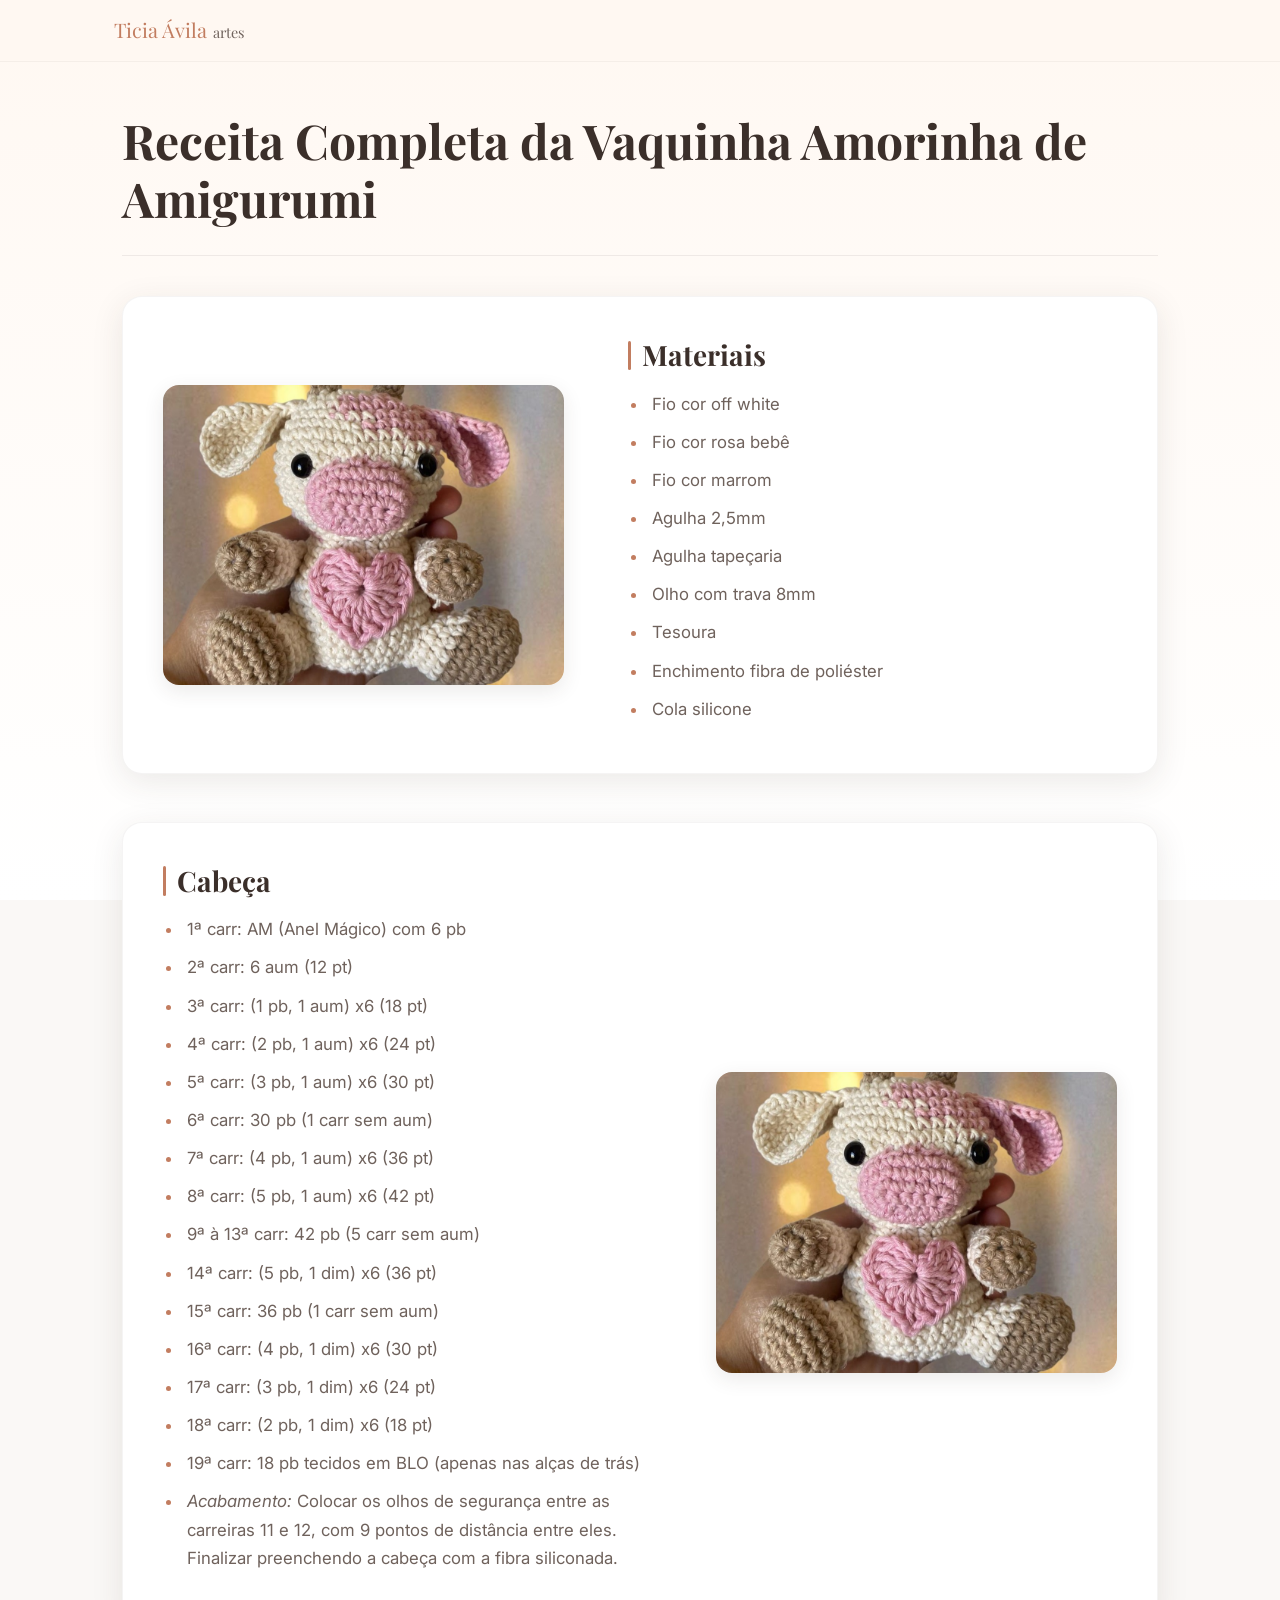
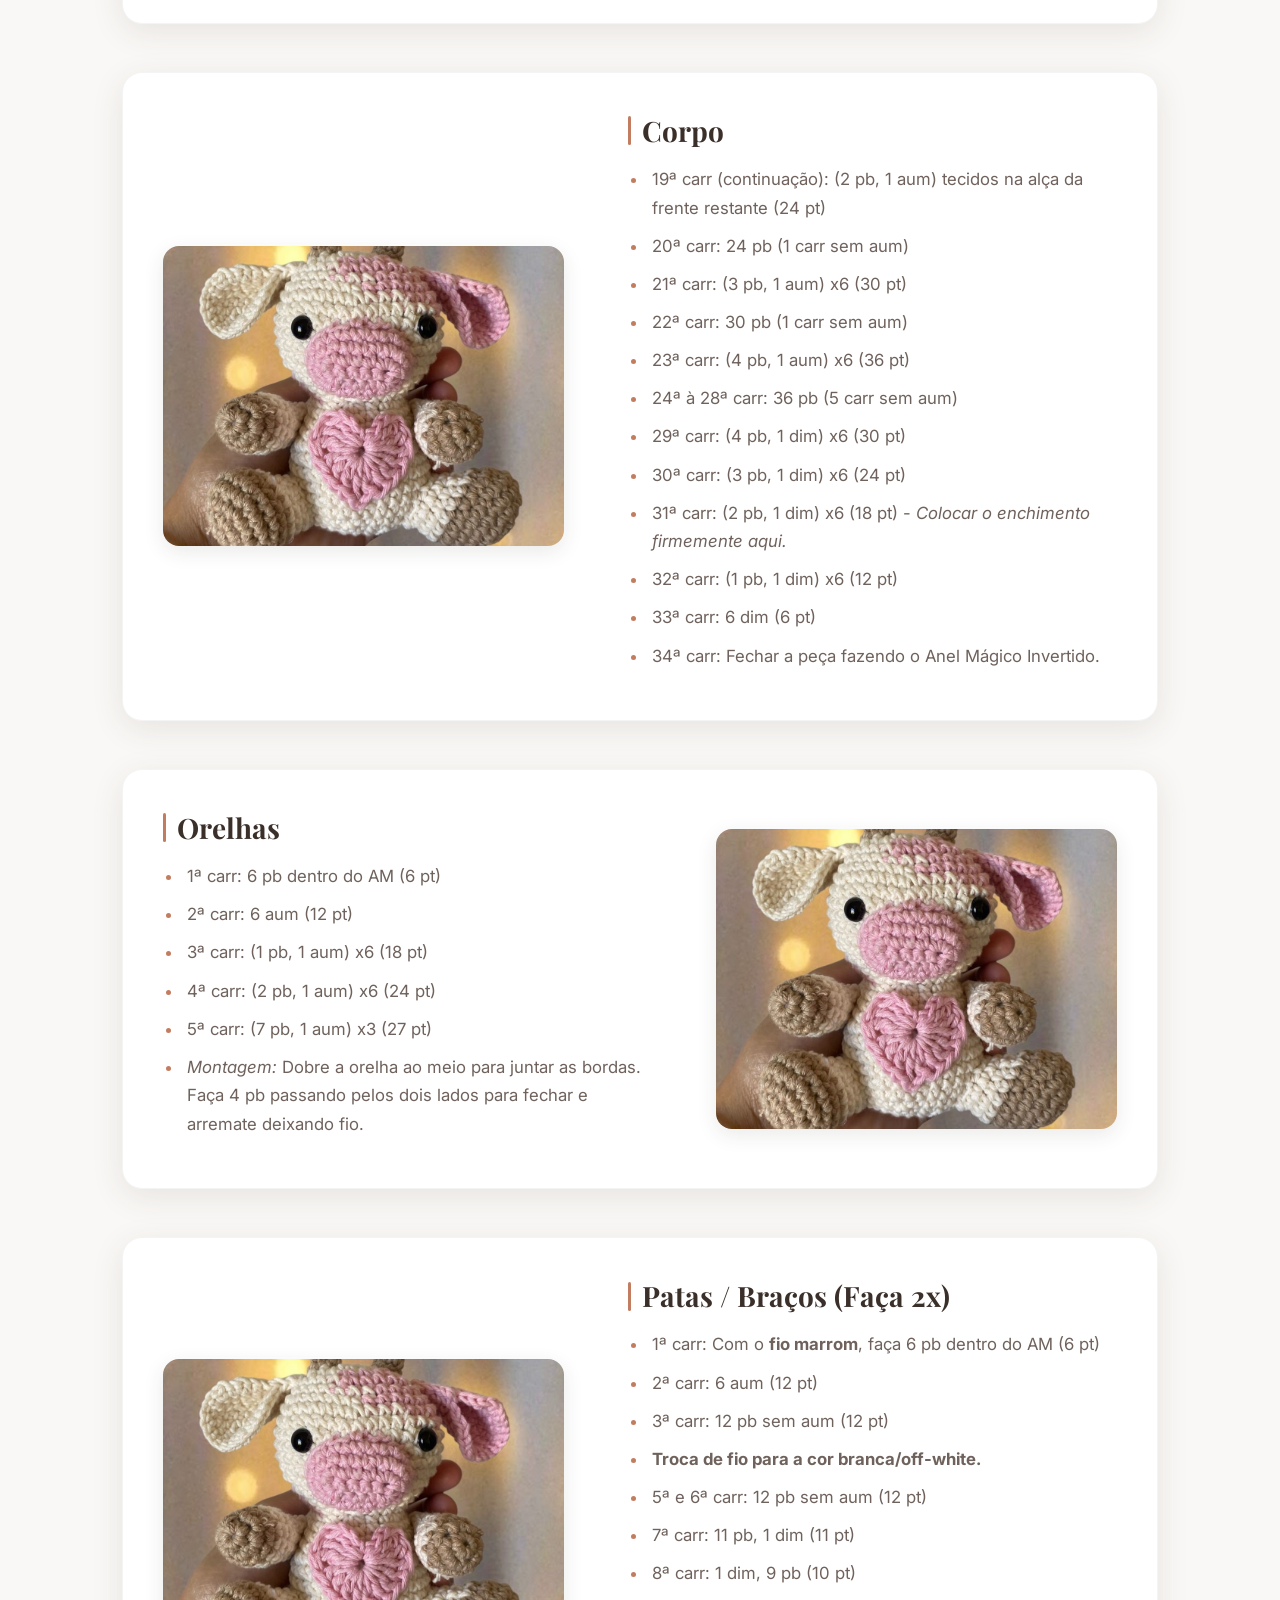
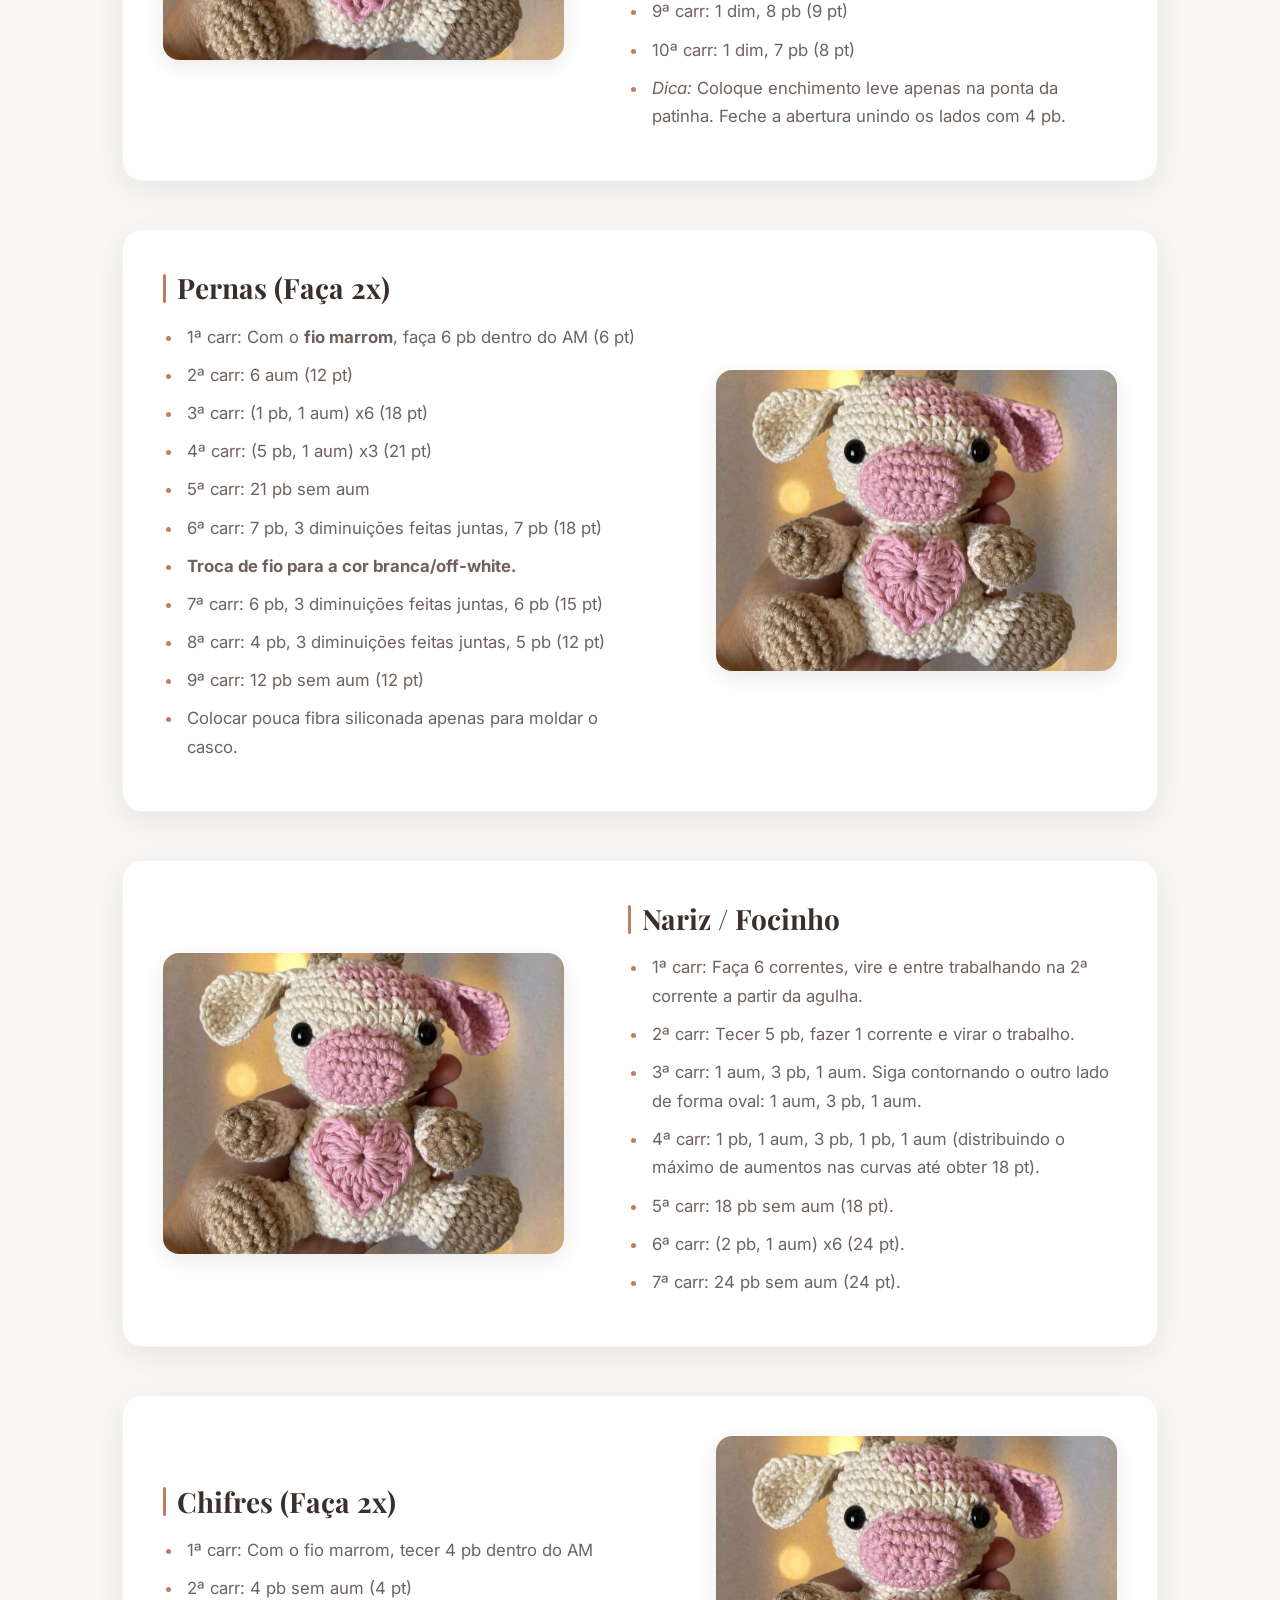
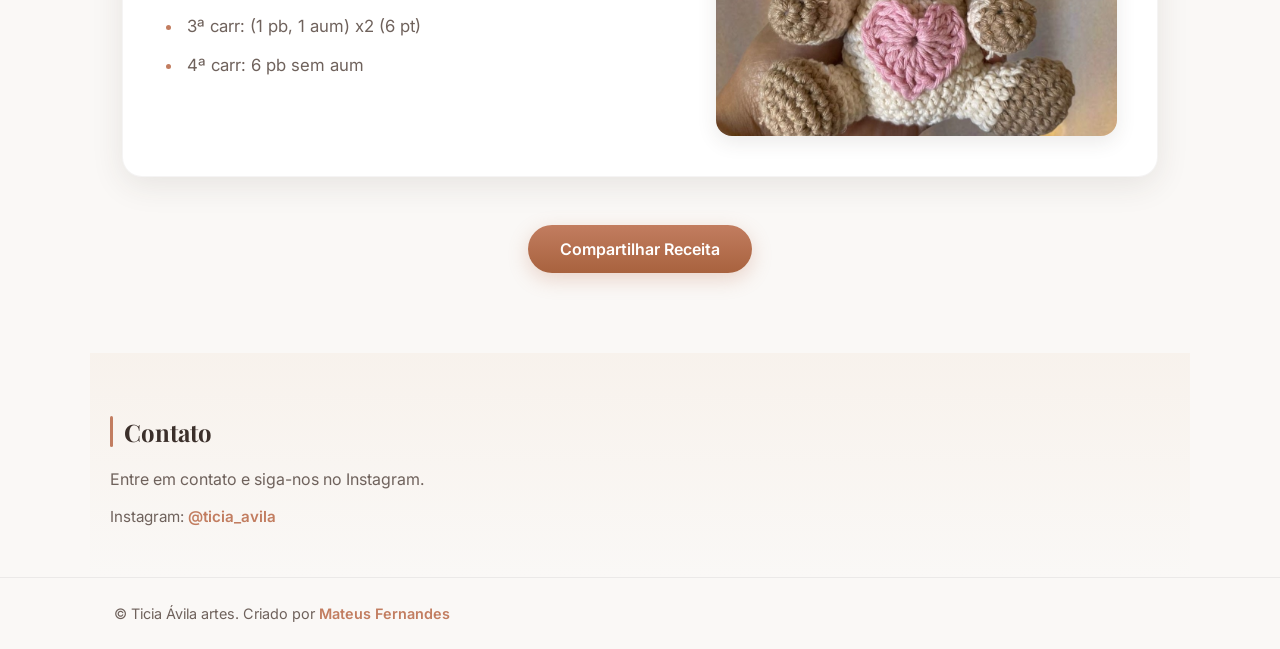
<file: Receita/Vaquinha/receita.html>
<!DOCTYPE html>
<html lang="pt-BR">
<head>
  <meta charset="UTF-8" />
  <meta name="viewport" content="width=device-width, initial-scale=1.0" />

  <title>Receita Vaquinha Amorinha de Amigurumi Passo a Passo | Ticia Ávila</title>
  <meta name="description" content="Receita gratuita de crochê para tecer a Vaquinha Amorinha de Amigurumi. Tutorial completo com corpo, cabeça, focinho e chifres." />

  <link rel="preconnect" href="https://fonts.googleapis.com">
  <link rel="preconnect" href="https://fonts.gstatic.com" crossorigin>
  <link href="https://fonts.googleapis.com/css2?family=Playfair+Display:wght@500;700&family=Inter:wght@400;500;600&display=swap" rel="stylesheet">

  <link rel="stylesheet" href="../../style.css" />
  <link rel="stylesheet" href="../receita.css" />

  <script type="application/ld+json">
  {
    "@context": "https://schema.org",
    "@type": "Recipe",
    "name": "Receita Vaquinha Amorinha de Amigurumi",
    "image": [
      "imagem01.jpeg"
    ],
    "author": {
      "@type": "Person",
      "name": "Ticia Ávila"
    },
    "datePublished": "2026-06-11",
    "description": "Aprenda como fazer uma linda vaquinha de amigurumi passo a passo. Padrão de crochê gratuito perfeito para decoração de fazendinha e quartos infantis.",
    "recipeIngredient": [
      "Fio cor off white",
      "Fio cor rosa bebê",
      "Fio cor marrom",
      "Agulha de crochê 2,5mm",
      "Agulha de tapeçaria",
      "Olhos com trava de segurança 8mm",
      "Tesoura",
      "Enchimento fibra de poliéster",
      "Cola de silicone"
    ],
    "recipeInstructions": [
      {
        "@type": "HowToStep",
        "name": "Confecção da Cabeça",
        "text": "Tecer em espiral a partir de um anel mágico de 6pb, aumentando gradualmente até 42 pontos. Inserir os olhos de segurança de 8mm entre as carreiras 11 e 12 com 9 pontos de intervalo antes de fechar a base em BLO."
      },
      {
        "@type": "HowToStep",
        "name": "Continuação do Corpo",
        "text": "A partir do trabalho em BLO da cabeça, erguer o corpo trabalhando nas alças da frente para expandir a silhueta até 36 pontos. Concluir diminuindo e fechando com o anel mágico invertido."
      },
      {
        "@type": "HowToStep",
        "name": "Orelhas e Chifres",
        "text": "Tecer as orelhas circulares alternando ou dobrando as pontas e confeccionar os chifres pequenos e firmes com o fio marrom."
      },
      {
        "@type": "HowToStep",
        "name": "Membros e Focinho",
        "text": "Fazer as patas e pernas iniciando com a cor marrom para simular os cascos e subir mudando para a cor branca. Tecer o nariz de formato oval iniciando a base com correntinhas."
      }
    ]
  }
  </script>
</head>

<body>

<header class="site-header">
  <div class="container header-inner">
    <a href="../../index.html" class="logo">
      Ticia Ávila<span class="logo-sub"> artes</span>
    </a>
  </div>
</header>

<main class="recipe-layout">

  <section id="topo">
    <h1 class="recipe-title">
      Receita Completa da Vaquinha Amorinha de Amigurumi
    </h1>
  </section>

  <section class="recipe-block">

    <div class="block-media">
      <img src="imagem01.jpeg" alt="Materiais necessários para fazer a vaquinha amorinha de amigurumi">
    </div>

    <div class="block-text">
      <h2 class="TituloReceita">Materiais</h2>
      <ul class="ListaRecipe">
        <li>Fio cor off white</li>
        <li>Fio cor rosa bebê</li>
        <li>Fio cor marrom</li>
        <li>Agulha 2,5mm</li>
        <li>Agulha tapeçaria</li>
        <li>Olho com trava 8mm</li>
        <li>Tesoura</li>
        <li>Enchimento fibra de poliéster</li>
        <li>Cola silicone</li>
      </ul>
    </div>

  </section>

  <section class="recipe-block reverse">

    <div class="block-media">
      <img src="imagem01.jpeg" alt="Passo a passo tecendo a cabeça da vaquinha de crochê amigurumi">
    </div>

    <div class="block-text">
      <h2 class="TituloReceita">Cabeça</h2>
      <ul class="ListaRecipe">
          <li>1ª carr: AM (Anel Mágico) com 6 pb</li>
          <li>2ª carr: 6 aum (12 pt)</li>
          <li>3ª carr: (1 pb, 1 aum) x6 (18 pt)</li>
          <li>4ª carr: (2 pb, 1 aum) x6 (24 pt)</li>
          <li>5ª carr: (3 pb, 1 aum) x6 (30 pt)</li>
          <li>6ª carr: 30 pb (1 carr sem aum)</li>
          <li>7ª carr: (4 pb, 1 aum) x6 (36 pt)</li>
          <li>8ª carr: (5 pb, 1 aum) x6 (42 pt)</li>
          <li>9ª à 13ª carr: 42 pb (5 carr sem aum)</li>
          <li>14ª carr: (5 pb, 1 dim) x6 (36 pt)</li>
          <li>15ª carr: 36 pb (1 carr sem aum)</li>
          <li>16ª carr: (4 pb, 1 dim) x6 (30 pt)</li>
          <li>17ª carr: (3 pb, 1 dim) x6 (24 pt)</li>
          <li>18ª carr: (2 pb, 1 dim) x6 (18 pt)</li>
          <li>19ª carr: 18 pb tecidos em BLO (apenas nas alças de trás)</li>
          <li><em>Acabamento:</em> Colocar os olhos de segurança entre as carreiras 11 e 12, com 9 pontos de distância entre eles. Finalizar preenchendo a cabeça com a fibra siliconada.</li>
      </ul>
    </div>

  </section>

  <section class="recipe-block">

    <div class="block-media">
      <img src="imagem01.jpeg" alt="Como fazer o corpo da vaquinha amigurumi integrada com a cabeça">
    </div>

    <div class="block-text">
      <h2 class="TituloReceita">Corpo</h2>
      <ul class="ListaRecipe">
          <li>19ª carr (continuação): (2 pb, 1 aum) tecidos na alça da frente restante (24 pt)</li>
          <li>20ª carr: 24 pb (1 carr sem aum)</li>
          <li>21ª carr: (3 pb, 1 aum) x6 (30 pt)</li>
          <li>22ª carr: 30 pb (1 carr sem aum)</li>
          <li>23ª carr: (4 pb, 1 aum) x6 (36 pt)</li>
          <li>24ª à 28ª carr: 36 pb (5 carr sem aum)</li>
          <li>29ª carr: (4 pb, 1 dim) x6 (30 pt)</li>
          <li>30ª carr: (3 pb, 1 dim) x6 (24 pt)</li>
          <li>31ª carr: (2 pb, 1 dim) x6 (18 pt) - <em>Colocar o enchimento firmemente aqui.</em></li>
          <li>32ª carr: (1 pb, 1 dim) x6 (12 pt)</li>
          <li>33ª carr: 6 dim (6 pt)</li>
          <li>34ª carr: Fechar a peça fazendo o Anel Mágico Invertido.</li>
      </ul>
    </div>

  </section>

  <section class="recipe-block reverse">

    <div class="block-media">
      <img src="imagem01.jpeg" alt="Modelagem e formato das orelhas da vaquinha artesanal de crochê">
    </div>

    <div class="block-text">
      <h2 class="TituloReceita">Orelhas</h2>
      <ul class="ListaRecipe">
          <li>1ª carr: 6 pb dentro do AM (6 pt)</li>
          <li>2ª carr: 6 aum (12 pt)</li>
          <li>3ª carr: (1 pb, 1 aum) x6 (18 pt)</li>
          <li>4ª carr: (2 pb, 1 aum) x6 (24 pt)</li>
          <li>5ª carr: (7 pb, 1 aum) x3 (27 pt)</li>
          <li><em>Montagem:</em> Dobre a orelha ao meio para juntar as bordas. Faça 4 pb passando pelos dois lados para fechar e arremate deixando fio.</li>
      </ul>
    </div>

  </section>

  <section class="recipe-block">

    <div class="block-media">
      <img src="imagem01.jpeg" alt="Como tecer os braços e cascos marrons da vaquinha amigurumi">
    </div>

    <div class="block-text">
      <h2 class="TituloReceita">Patas / Braços (Faça 2x)</h2>
      <ul class="ListaRecipe">
         <li>1ª carr: Com o <strong>fio marrom</strong>, faça 6 pb dentro do AM (6 pt)</li>
         <li>2ª carr: 6 aum (12 pt)</li>
         <li>3ª carr: 12 pb sem aum (12 pt)</li>
         <li><strong>Troca de fio para a cor branca/off-white.</strong></li>
         <li>5ª e 6ª carr: 12 pb sem aum (12 pt)</li>
         <li>7ª carr: 11 pb, 1 dim (11 pt)</li>
         <li>8ª carr: 1 dim, 9 pb (10 pt)</li>
         <li>9ª carr: 1 dim, 8 pb (9 pt)</li>
         <li>10ª carr: 1 dim, 7 pb (8 pt)</li>
         <li><em>Dica:</em> Coloque enchimento leve apenas na ponta da patinha. Feche a abertura unindo os lados com 4 pb.</li>
      </ul>
    </div>

  </section>

  <section class="recipe-block reverse">

    <div class="block-media">
      <img src="imagem01.jpeg" alt="Técnica de diminuições juntas nas pernas traseiras do amigurumi">
    </div>

    <div class="block-text">
      <h2 class="TituloReceita">Pernas (Faça 2x)</h2>
      <ul class="ListaRecipe">
          <li>1ª carr: Com o <strong>fio marrom</strong>, faça 6 pb dentro do AM (6 pt)</li>
          <li>2ª carr: 6 aum (12 pt)</li>
          <li>3ª carr: (1 pb, 1 aum) x6 (18 pt)</li>
          <li>4ª carr: (5 pb, 1 aum) x3 (21 pt)</li>
          <li>5ª carr: 21 pb sem aum</li>
          <li>6ª carr: 7 pb, 3 diminuições feitas juntas, 7 pb (18 pt)</li>
          <li><strong>Troca de fio para a cor branca/off-white.</strong></li>
          <li>7ª carr: 6 pb, 3 diminuições feitas juntas, 6 pb (15 pt)</li>
          <li>8ª carr: 4 pb, 3 diminuições feitas juntas, 5 pb (12 pt)</li>
          <li>9ª carr: 12 pb sem aum (12 pt)</li>
          <li>Colocar pouca fibra siliconada apenas para moldar o casco.</li>
      </ul>
    </div>

  </section>

  <section class="recipe-block">

    <div class="block-media">
      <img src="imagem01.jpeg" alt="Como fazer o focinho oval de amigurumi iniciando com correntinhas">
    </div>

    <div class="block-text">
      <h2 class="TituloReceita">Nariz / Focinho</h2>
      <ul class="ListaRecipe">
          <li>1ª carr: Faça 6 correntes, vire e entre trabalhando na 2ª corrente a partir da agulha.</li>
          <li>2ª carr: Tecer 5 pb, fazer 1 corrente e virar o trabalho.</li>
          <li>3ª carr: 1 aum, 3 pb, 1 aum. Siga contornando o outro lado de forma oval: 1 aum, 3 pb, 1 aum.</li>
          <li>4ª carr: 1 pb, 1 aum, 3 pb, 1 pb, 1 aum (distribuindo o máximo de aumentos nas curvas até obter 18 pt).</li>
          <li>5ª carr: 18 pb sem aum (18 pt).</li>
          <li>6ª carr: (2 pb, 1 aum) x6 (24 pt).</li>
          <li>7ª carr: 24 pb sem aum (24 pt).</li>
      </ul>
    </div>

  </section>

  <section class="recipe-block reverse">

    <div class="block-media">
      <img src="imagem01.jpeg" alt="Pequenos chifres de crochê para aplicação na cabeça da vaquinha">
    </div>

    <div class="block-text">
      <h2 class="TituloReceita">Chifres (Faça 2x)</h2>
      <ul class="ListaRecipe">
         <li>1ª carr: Com o fio marrom, tecer 4 pb dentro do AM</li>
         <li>2ª carr: 4 pb sem aum (4 pt)</li>
         <li>3ª carr: (1 pb, 1 aum) x2 (6 pt)</li>
         <li>4ª carr: 6 pb sem aum</li>
      </ul>
    </div>

  </section>

  <div class="recipe-actions">
    <button id="btnShare">Compartilhar Receita</button>
  </div>

</main>

<section id="contato" class="contato container">
  <h2>Contato</h2>
  <p>Entre em contato e siga-nos no Instagram.</p>
  <ul class="contact-list">
    <li>Instagram: <a href="https://www.instagram.com/ticia_avila/" target="_blank" rel="noopener">@ticia_avila</a></li>
  </ul>
</section>

<footer class="site-footer">
  <div class="container footer-inner">
    <p>© <span id="year"></span> Ticia Ávila artes. Criado por <a href="https://www.instagram.com/mateus_moura_tt/" target="_blank">Mateus Fernandes</a></p>
  </div>
</footer>

</body>
</html>
</file>
<file: style.css>
:root{
  --bg: #FFF8F2;
  --card: #fff;
  --text: #3b2f2a;
  --muted: #6b5a53;
  --accent: #d99a6c;
  --accent-2: #f1e0cf;
  --shadow: 0 8px 30px rgba(59,47,42,0.08);
  --radius: 12px;
  --container: 1100px;
  --gap: 1.25rem;
}

*{ box-sizing:border-box }
html,body{ height:100% }
body{
  margin:0;
  font-family: "Open Sans", Arial, sans-serif;
  color:var(--text);
  background: linear-gradient(180deg, var(--bg), #fff);
  -webkit-font-smoothing:antialiased;
  line-height:1.45;
  background-attachment: fixed;
}
#top{ position:fixed; width:100%; }

.container{ max-width:var(--container); margin:0 auto; padding:0 1rem; }

/* Header */
.site-header{
  position:sticky;
  top:0;
  z-index:60;
  backdrop-filter:blur(6px);
  background:rgba(255,248,242,0.95);
  border-bottom:1px solid rgba(0,0,0,0.04);
  transition:box-shadow .18s ease, border-color .18s ease;
}
.site-header.scrolled{
  box-shadow:0 2px 8px rgba(59,47,42,0.05);
  border-bottom:1px solid transparent;
}
.header-inner{
  display:flex;
  align-items:center;
  justify-content:space-between;
  gap:1rem;
  padding:0.9rem 0;
}
.logo{
  font-family:"Playfair Display", serif;
  font-size:1.25rem;
  color:var(--accent);
  text-decoration:none;
}
.logo-sub{ font-weight:300; color:var(--muted); font-size:.9rem; margin-left:.15rem; }

/* Nav */
.main-nav .nav-links{ display:flex; list-style:none; gap:1.25rem; margin:0; padding:0; }
.main-nav a{ color:var(--muted); text-decoration:none; font-weight:600; font-size:.95rem; position:relative; padding:4px 0; }
.main-nav a:hover{ color:var(--text); }
.main-nav a.active{
  color:var(--accent);
  text-decoration:underline 3px solid;
  text-underline-offset:6px;
}

/* Hamburger */
.hamburger{
  display:none;
  background:transparent;
  border:0;
  padding:.5rem;
  cursor:pointer;
  z-index:110;
}
.hamburger span{
  display:block;
  width:22px;
  height:2px;
  background:var(--text);
  margin:5px 0;
  border-radius:2px;
  transition:transform 0.3s ease, opacity 0.3s ease;
}

/* Animação hamburger → X */
.hamburger.open span:nth-child(1){ transform:translateY(7px) rotate(45deg); }
.hamburger.open span:nth-child(2){ opacity:0; }
.hamburger.open span:nth-child(3){ transform:translateY(-7px) rotate(-45deg); }

/* Hero */
.hero{
  margin-top:2.5rem;
  position:relative;
  min-height:50vh;
  display:flex;
  align-items:center;
  justify-content:center;
  padding:1.25rem 0 1rem;
  color:var(--card);
  overflow:hidden;
  background-image:url("Img/002.jpg");
  background-position:center;
  background-size:cover;
  background-repeat:no-repeat;
  transition:background-image 0.8s ease-in-out;
}

.hero-overlay{
  position:absolute; inset:0;
  background:linear-gradient(180deg, rgba(59,47,42,0.06), rgba(255,248,242,0.0));
  mix-blend-mode:multiply;
  pointer-events:none;
}

.hero-inner{
  position:relative;
  z-index:2;
  text-align:center;
  padding:3rem 2rem;
  background:rgba(255,255,255,0.616);
  backdrop-filter:blur(4px);
  -webkit-backdrop-filter:blur(4px);
  border:1px solid rgba(255,255,255,0.384);
  border-radius:24px;
  box-shadow:0 15px 35px rgba(59,47,42,0.1);
  width:calc(100% - 2rem);
  margin:0 auto;
}

.hero-title{
  margin:.5rem 0;
  font-family:"Playfair Display", serif;
  font-size:2.5rem;
  color:var(--text);
  letter-spacing:-0.5px;
}
.hero-sub{
  color:var(--muted);
  margin:0 0 1rem;
  font-size:1.1rem;
  line-height:1.6;
  font-weight:400;
}
.cta-primary{
  display:inline-block;
  padding:.7rem 1.1rem;
  border-radius:999px;
  background:linear-gradient(180deg,var(--accent),#c5774c);
  color:#fff;
  text-decoration:none;
  font-weight:700;
  box-shadow:var(--shadow);
  margin-bottom:1rem;
}

/* Hero dots — DENTRO do hero-inner, igual ao site 1 */
.hero-dots{
  display:flex;
  justify-content:center;
  gap:12px;
  margin-top:2rem;
  margin-bottom:0.5rem;
}
.hero-dots input{
  width:12px;
  height:12px;
  appearance:none;
  -webkit-appearance:none;
  border-radius:50%;
  background:rgba(59,47,42,0.2);
  cursor:pointer;
  border:2px solid transparent;
  transition:background-color 0.3s, transform 0.3s;
}
.hero-dots input:checked{
  background:var(--accent);
  transform:scale(1.2);
  border-color:#ffffff;
}

.linkCard{ text-decoration:none; }

/* Sobre */
.sobre{ padding:1.25rem 0 2rem; }
.sobre p{ color:var(--muted); max-width:800px; }

/* Catálogo */
.catalogo{ padding:1rem 0 3rem; }

/* h2 global — igual ao site 1 */
h2{
  font-family:"Playfair Display", serif;
  font-size:2rem;
  margin-bottom:1.5rem;
  color:var(--text);
  position:relative;
  padding-left:15px;
}
h2::before{
  content:'';
  position:absolute;
  left:0;
  top:15%;
  height:70%;
  width:4px;
  background-color:var(--accent);
  border-radius:2px;
}

/* Grid */
.grid-products{
  display:grid;
  grid-template-columns:repeat(3,1fr);
  gap:var(--gap);
}

/* Product card */
.product-card{
  background:var(--card);
  border-radius:var(--radius);
  overflow:visible;
  box-shadow:var(--shadow);
  display:flex;
  flex-direction:column;
  transition:transform .20s ease, box-shadow .20s ease;
  cursor:default;
  user-select:none;
  position:relative;
}
.product-card:hover{ transform:translateY(-6px); box-shadow:0 16px 36px rgba(59,47,42,0.24); }

.product-media{ position:relative; width:100%; overflow:hidden; }
.product-media img{ width:100%; height:220px; object-fit:cover; display:block; border-top-left-radius:var(--radius); border-top-right-radius:var(--radius); }

.btn-card-action{
  position:absolute;
  right:12px;
  bottom:12px;
  z-index:4;
  padding:9px 12px;
  border-radius:10px;
  background:linear-gradient(180deg,var(--accent),#c5774c);
  color:#fff;
  border:0;
  font-weight:700;
  cursor:pointer;
  box-shadow:0 10px 30px rgba(197,120,80,0.18);
  pointer-events:none;
  transform:translateY(4px);
  opacity:0;
  transition:transform .25s ease, opacity .25s ease;
}
.product-card:hover .btn-card-action{ transform:translateY(0); opacity:1; }
.btn-card-action:focus{ outline:3px solid rgba(217,154,108,0.18); outline-offset:3px; }

.product-body{ padding:1rem; text-align:left; }
.product-name{ margin:0 0 .4rem; font-weight:700; font-family:"Playfair Display", serif; color:var(--text); }
.desc{ margin:0; color:var(--muted); font-weight:600; }

/* Contato */
.contato{ padding:2rem 0; background:linear-gradient(180deg,rgba(241,224,207,0.28),transparent 40%); color:var(--text); }
.contact-list { list-style:none; padding:0; margin:0; color:var(--muted); }

.contact-list li {
  font-size: 1rem;
  color: var(--muted);
  margin-bottom: 0.5rem;
}

.contact-list a {
  color: var(--accent);
  font-weight: 600;
  text-decoration: none;
}

.contact-list a:hover {
  text-decoration: underline;
}

.inst { list-style:none; padding:0; margin:0; color:var(--muted); }

.inst {
  font-size: 1rem;
  color: var(--muted);
  margin-bottom: 0.5rem;
}

.inst {
  color: var(--accent);
  font-weight: 600;
  text-decoration: none;
}

.inst:hover {
  text-decoration: underline;
}

/* Footer */
.site-footer{ padding:1rem 0; background:transparent; border-top:1px solid rgba(0,0,0,0.04); }
.footer-inner{ display:flex; justify-content:space-between; align-items:center; gap:1rem; }

/* =====================
   MEDIA QUERIES (sem alteração)
   ===================== */
@media screen and (min-width:641px) and (max-width:900px){
  .hero{ height:80vh; width:100%; margin-top:2rem; padding-top:0; }
  .hero-inner{ max-width:600px; margin:0 auto; }
  .hero-dots{ margin-top:1.75rem; margin-bottom:0.5rem; }
  #top{ padding:0.6rem 0; }
  .hero-title{ font-size:1.5rem; }
  .hero-sub{ font-size:1rem; }
  .grid-products{ grid-template-columns:repeat(2,1fr); }
  .product-card img{ height:200px; }
  .container{ padding:0 1.25rem; }
  .catalogo{ background-color:var(--bg); }
  .sobre p{ font-size:1rem; line-height:1.65; }
  .catalogo .desc{ font-size:0.9rem; }
  .container > h2{ font-size:1.3rem; }
  .footer-inner > p{ font-size:1rem; margin:0.5rem 0; }
  #contato > p{ font-size:1rem; }
  .contact-list > li{ font-size:1rem; }
}

@media (max-width:640px){
  .hero-title{ font-size:2.0rem; }
  .container{ padding:0 1.5rem; }
  .header-inner{ padding:.6rem 0; }

  /* Menu mobile — igual ao site 1 */
  .main-nav{
    position:absolute;
    top:100%;
    right:1rem;
    left:1rem;
    background:#ffffff;
    border-radius:var(--radius);
    box-shadow:0 10px 30px rgba(59,47,42,0.15);
    display:none;
    padding:1.5rem;
    border:1px solid rgba(59,47,42,0.06);
  }
  .main-nav.open{
    display:block;
    animation:fadeInMenu 0.25s ease-out forwards;
  }
  .main-nav .nav-links{ flex-direction:column; gap:1rem; text-align:center; }
  .main-nav a{ display:block; padding:.5rem; font-size:1.05rem; }

  .hamburger{ display:block; }
  .grid-products{ grid-template-columns:1fr; }
  .product-card img{ height:260px; }
  .logo{ padding:0 1rem; }
  .hero{ padding:2rem 0 1rem; }
  .hero-inner{ width:calc(100% - 2rem); margin:0 auto; }
  .hero-dots{ margin-top:1.5rem; margin-bottom:0.25rem; }
  h2{ font-size:1.6rem; }
}

@media (min-width:901px){
  .hero-title{ font-size:1.5rem; }
  .header-inner{ padding:0.6rem 0.8rem; }
  .hero-inner{ max-width:1000px; margin:0 auto; }
  .hero{ height:80vh; width:100%; background-size:cover; margin-top:0; }
  .hero-dots{ margin-top:2rem; margin-bottom:0.5rem; }
  .catalogo{ padding:0 1.5rem; max-width:1100px; }
  #sobre{ padding:0.5rem 1.5rem; max-width:1100px; }
  .contato{ padding:0.5rem 1.5rem; max-width:1100px; }
}

/* Animação entrada menu mobile */
@keyframes fadeInMenu{
  from{ opacity:0; transform:translateY(-10px); }
  to{ opacity:1; transform:translateY(0); }
}

/* Focus styles */
a:focus, button:focus, .product-card:focus{ outline:3px solid rgba(217,154,108,0.18); outline-offset:2px; border-radius:6px; }

/* ========== Modal ========== */
.modal{
  display:none;
  position:fixed;
  inset:0;
  z-index:2000;
  align-items:center;
  justify-content:center;
  background:rgba(11,11,11,0.45);
  padding:16px;
}
.modal[aria-hidden="false"]{ display:flex; }
.modal-panel{
  width:100%;
  max-width:1150px;
  max-height:92vh;
  background:linear-gradient(180deg,#ffffff,#fffaf6);
  border-radius:14px;
  box-shadow:0 30px 80px rgba(33,20,16,0.35);
  overflow:hidden;
  display:flex;
  flex-direction:column;
  transform:scale(.96);
  opacity:0;
  transition:transform .28s cubic-bezier(.2,.9,.2,1), opacity .22s ease;
}
.modal[aria-hidden="false"] .modal-panel{ transform:scale(1); opacity:1; }
.modal-inner{ display:flex; flex-direction:row; gap:0; height:100%; }
.modal-media{
  width:50%;
  min-width:300px;
  display:flex;
  align-items:center;
  justify-content:center;
  background:linear-gradient(180deg,rgba(217,154,108,0.02),transparent);
  border-right:1px solid rgba(0,0,0,0.03);
  padding:18px;
}
.modal-media img{ max-width:100%; max-height:86vh; object-fit:contain; display:block; border-radius:var(--radius); box-shadow:0 10px 30px rgba(59,47,42,0.1); }
.modal-content-area{ width:50%; padding:18px 20px; display:flex; flex-direction:column; gap:12px; overflow:hidden; }
.modal-header{ display:flex; align-items:center; justify-content:space-between; gap:12px; }
.modal-title{ font-family:"Playfair Display", serif; font-size:1.25rem; margin:0; color:var(--text); }
.btn{
  display:inline-flex;
  align-items:center;
  gap:8px;
  padding:8px 10px;
  border-radius:8px;
  font-weight:700;
  font-size:0.9rem;
  text-decoration:none;
  border:1px solid rgba(217,154,108,0.12);
  cursor:pointer;
  background:rgba(217,154,108,0.12);
  color:var(--text);
}
.modal-recipe{
  background:#fff;
  border-radius:10px;
  padding:14px;
  color:var(--muted);
  line-height:1.6;
  max-height:56vh;
  overflow:auto;
  border:1px solid rgba(0,0,0,0.04);
  box-shadow:0 8px 28px rgba(59,47,42,0.05);
  font-size:0.96rem;
  white-space:pre-wrap;
}
.modal-recipe strong{ color:var(--text); display:block; margin-top:0.6rem; }

.share-fallback{ display:none; position:fixed; inset:0; z-index:3000; background:rgba(11,11,11,0.45); align-items:center; justify-content:center; padding:16px; }
.share-fallback[aria-hidden="false"]{ display:flex; }
.share-panel{ width:100%; max-width:720px; background:#fff; border-radius:12px; padding:18px; box-shadow:0 18px 60px rgba(33,20,16,0.25); }
.share-panel textarea{ width:100%; box-sizing:border-box; padding:10px; border-radius:8px; border:1px solid rgba(0,0,0,0.06); margin-top:8px; font-family:inherit; resize:vertical; }

.toast{ position:fixed; left:50%; transform:translateX(-50%); bottom:24px; background:rgba(0,0,0,0.85); color:#fff; padding:10px 16px; border-radius:10px; box-shadow:0 8px 30px rgba(0,0,0,0.3); z-index:4000; opacity:0; transition:opacity .18s ease, transform .18s ease; pointer-events:none; }
.toast.show{ opacity:1; transform:translateX(-50%) translateY(-6px); pointer-events:auto; }

@media print{
  body *{ display:none !important; }
  .modal-recipe.printable{ display:block !important; position:static !important; max-height:none !important; overflow:visible !important; }
}

.sr-only{ position:absolute !important; width:1px; height:1px; padding:0; margin:-1px; overflow:hidden; clip:rect(0,0,0,0); border:0; }

/* ==========================================================================
   IMPLEMENTAÇÃO EXCLUSIVA GOOGLE ADSENSE - EVITAR CLS (CORE WEB VITALS)
   ========================================================================== */

.adsense-container {
  display: flex;
  justify-content: center;
  align-items: center;
  margin: 1.5rem auto;
  padding: 0;
  overflow: hidden;
  width: 100%;
}

/* Espaço reservado para o Display Responsivo Superior (Top) */
.ad-top {
  min-height: 90px;
  max-height: 280px;
}

/* Espaço reservado para o Display Responsivo do Meio */
.ad-middle {
  min-height: 250px;
}

/* Espaço reservado para o Multiplex Inferior */
.ad-multiplex {
  min-height: 400px;
}

@media (max-width: 640px) {
  .ad-top {
    min-height: 100px;
  }
  .ad-middle {
    min-height: 250px;
  }
}
</file>
<file: Receita/receita.css>
/* =========================================
   RESET PROFISSIONAL
========================================= */
*,
*::before,
*::after {
  box-sizing: border-box;
}

html {
  scroll-behavior: smooth;
}

body {
  margin: 0;
  font-family: "Inter", sans-serif;
  background-color: #faf8f6;
  color: #3b2f2a;
  line-height: 1.6;
}

/* =========================================
   VARIÁVEIS
========================================= */
:root {
  --text: #3b2f2a;
  --muted: #6f625c;
  --accent: #c27d60;
  --accent-light: rgba(194, 125, 96, 0.08);
  --container-width: 1100px;
  --radius-img: 16px;
  --shadow-card: 0 8px 32px rgba(59, 47, 42, 0.10);
}

/* =========================================
   HEADER
========================================= */
.site-header {
  position: fixed;
  width: 100%;
  top: 0;
  z-index: 60;
  backdrop-filter: blur(6px);
  background: rgba(255, 248, 242, 0.95);
  border-bottom: 1px solid rgba(0, 0, 0, 0.04);
  transition: box-shadow .18s ease, border-color .18s ease;
}
.site-header.scrolled {
  box-shadow: 0 2px 8px rgba(59, 47, 42, 0.05);
  border-bottom: 1px solid transparent;
}
.header-inner {
  display: flex;
  align-items: center;
  justify-content: space-between;
  gap: 1rem;
  padding: 0.9rem 1.5rem;
}
.logo {
  font-family: "Playfair Display", serif;
  font-size: 1.25rem;
  color: var(--accent);
  text-decoration: none;
}
.logo-sub {
  font-weight: 300;
  color: var(--muted);
  font-size: .9rem;
  margin-left: .15rem;
}

/* =========================================
   LAYOUT PRINCIPAL
========================================= */
.recipe-layout {
  width: 100%;
  max-width: var(--container-width);
  margin: 0 auto;
  padding: 6rem 1.25rem 3rem;
}

/* =========================================
   TOPO — título da receita
========================================= */
#topo {
  margin-bottom: 2.5rem;
  padding-bottom: 1.5rem;
  border-bottom: 1px solid rgba(59, 47, 42, 0.08);
}

.recipe-title {
  font-family: "Playfair Display", serif;
  font-size: 2rem;
  line-height: 1.2;
  margin: 0 0 0.25rem;
  color: var(--text);
}

/* subtítulo discreto abaixo do título (opcional, se quiser adicionar) */
.recipe-subtitle {
  font-size: 1rem;
  color: var(--muted);
  margin: 0;
}

/* =========================================
   BLOCO PADRÃO (imagem + texto)
========================================= */
.recipe-block {
  display: flex;
  flex-direction: column;
  gap: 1.5rem;
  margin-bottom: 2.5rem;
  padding: 1.75rem;
  background: #ffffff;
  border-radius: 20px;
  box-shadow: var(--shadow-card);
  border: 1px solid rgba(59, 47, 42, 0.05);
  transition: box-shadow 0.25s ease;
}

.recipe-block:hover {
  box-shadow: 0 12px 40px rgba(59, 47, 42, 0.14);
}

/* =========================================
   IMAGEM
========================================= */
.block-media {
  flex-shrink: 0;
}

.block-media img {
  width: 100%;
  aspect-ratio: 4 / 3;
  object-fit: cover;
  border-radius: var(--radius-img);
  box-shadow: 0 6px 20px rgba(59, 47, 42, 0.10);
  display: block;
  transition: transform 0.3s ease;
}

.recipe-block:hover .block-media img {
  transform: scale(1.01);
}

/* =========================================
   TEXTO
========================================= */
.block-text {
  width: 100%;
}

/* Título da seção — barra lateral igual ao h2 do site principal */
.TituloReceita {
  font-family: "Playfair Display", serif;
  font-size: 1.35rem;
  font-weight: 700;
  margin-top: 0;
  margin-bottom: 1rem;
  color: var(--text);
  position: relative;
  padding-left: 14px;
  line-height: 1.3;
}

.TituloReceita::before {
  content: '';
  position: absolute;
  left: 0;
  top: 10%;
  height: 80%;
  width: 3px;
  background-color: var(--accent);
  border-radius: 2px;
}

/* Lista de ingredientes / instruções */
.ListaRecipe {
  padding-left: 1.25rem;
  margin: 0;
  font-size: 0.95rem;
  color: var(--muted);
  line-height: 1.7;
}

.ListaRecipe li {
  margin-bottom: 0.5rem;
  padding-left: 0.25rem;
}

.ListaRecipe li::marker {
  color: var(--accent);
}

/* =========================================
   BOTÃO COMPARTILHAR
========================================= */
.recipe-actions {
  text-align: center;
  margin: 2rem 0 1rem;
}

#btnShare {
  display: inline-flex;
  align-items: center;
  gap: 0.5rem;
  padding: 0.85rem 2rem;
  border-radius: 999px;
  font-size: 1rem;
  font-weight: 600;
  font-family: "Inter", sans-serif;
  background: linear-gradient(180deg, var(--accent), #a8623e);
  color: #fff;
  border: none;
  cursor: pointer;
  box-shadow: 0 6px 20px rgba(194, 125, 96, 0.30);
  transition: transform 0.2s ease, box-shadow 0.2s ease;
}

#btnShare:hover {
  transform: translateY(-2px);
  box-shadow: 0 10px 28px rgba(194, 125, 96, 0.42);
}

#btnShare:active {
  transform: translateY(0);
}

/* =========================================
   SEÇÃO CONTATO
========================================= */
.contato {
  padding: 2.5rem 1.25rem;
  background: linear-gradient(180deg, rgba(241, 224, 207, 0.25) 0%, transparent 100%);
}

.contato h2 {
  font-family: "Playfair Display", serif;
  font-size: 1.5rem;
  margin-bottom: 0.75rem;
  color: var(--text);
  position: relative;
  padding-left: 14px;
}

.contato h2::before {
  content: '';
  position: absolute;
  left: 0;
  top: 10%;
  height: 80%;
  width: 3px;
  background-color: var(--accent);
  border-radius: 2px;
}

.contato p {
  color: var(--muted);
  font-size: 1rem;
  margin-bottom: 0.75rem;
}

.contact-list {
  list-style: none;
  padding: 0;
  margin: 0;
}

.contact-list li {
  font-size: 1rem;
  color: var(--muted);
  margin-bottom: 0.5rem;
}

.contact-list a {
  color: var(--accent);
  font-weight: 600;
  text-decoration: none;
}

.contact-list a:hover {
  text-decoration: underline;
}

/* =========================================
   FOOTER
========================================= */
.site-footer {
  padding: 1rem 0;
  background: transparent;
  border-top: 1px solid rgba(0, 0, 0, 0.06);
}

.footer-inner {
  display: flex;
  justify-content: center;
  align-items: center;
  gap: 1rem;
  padding: 0 1.5rem;
  font-size: 0.875rem;
  color: var(--muted);
}

.footer-inner a {
  color: var(--accent);
  text-decoration: none;
  font-weight: 600;
}

.footer-inner a:hover {
  text-decoration: underline;
}

/* =========================================
   TABLET (min-width: 768px)
========================================= */
@media (min-width: 768px) {

  .recipe-layout {
    padding: 6rem 2rem 3rem;
  }

  .recipe-title {
    font-size: 2.5rem;
  }

  .recipe-block {
    flex-direction: row;
    align-items: center;
    gap: 2.5rem;
    margin-bottom: 2.5rem;
    padding: 2rem;
  }

  .recipe-block.reverse {
    flex-direction: row-reverse;
  }

  .block-media {
    width: 45%;
    flex-shrink: 0;
  }

  .block-media img {
    width: 100%;
  }

  .block-text {
    flex: 1;
  }

  .TituloReceita {
    font-size: 1.6rem;
  }

  .ListaRecipe {
    font-size: 1rem;
  }

  .footer-inner {
    justify-content: space-between;
  }

  .footer-inner > p {
    font-size: 0.9rem;
    margin: 0.5rem 0;
  }

  #contato > p {
    font-size: 1rem;
  }

  .contact-list > li {
    font-size: 0.95rem;
  }
}

/* =========================================
   DESKTOP (min-width: 1024px)
========================================= */
@media (min-width: 1024px) {

  .recipe-layout {
    padding: 7rem 2rem 4rem;
  }

  .recipe-block {
    gap: 4rem;
    margin-bottom: 3rem;
    padding: 2.5rem;
  }

  .block-media {
    width: 42%;
  }

  .recipe-title {
    font-size: 3rem;
  }

  .TituloReceita {
    font-size: 1.75rem;
  }

  .ListaRecipe {
    font-size: 1.05rem;
  }

  .ListaRecipe li {
    margin-bottom: 0.6rem;
  }
}
</file>
